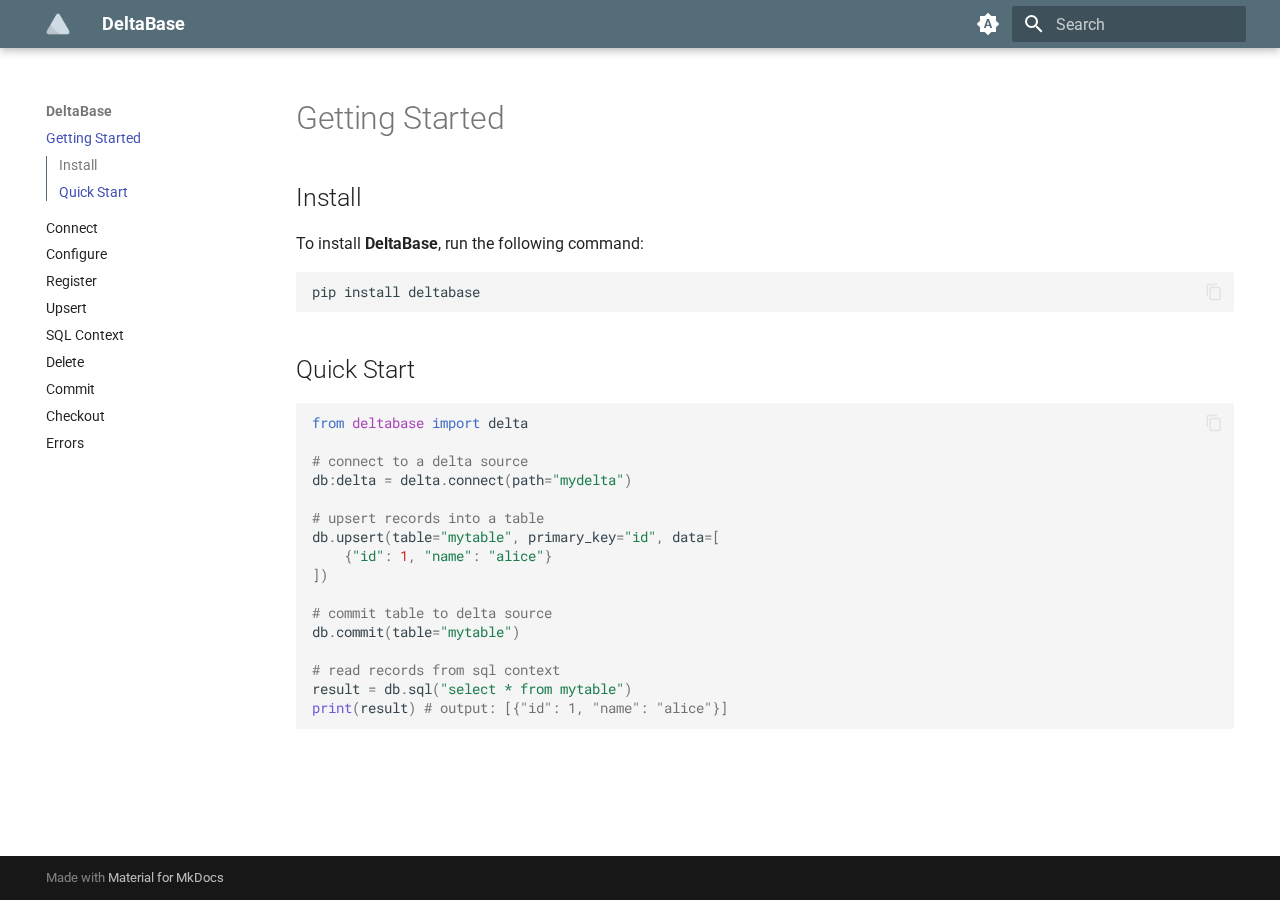
<file: index.html>
<!doctype html>
<html lang="en" class="no-js">
  <head>
    
      <meta charset="utf-8">
      <meta name="viewport" content="width=device-width,initial-scale=1">
      
      
      
      
      
        <link rel="next" href="connect/">
      
      
      <link rel="icon" href="assets/favicon.png">
      <meta name="generator" content="mkdocs-1.6.0, mkdocs-material-9.5.31">
    
    
      
        <title>DeltaBase</title>
      
    
    
      <link rel="stylesheet" href="assets/stylesheets/main.3cba04c6.min.css">
      
        
        <link rel="stylesheet" href="assets/stylesheets/palette.06af60db.min.css">
      
      


    
    
      
    
    
      
        
        
        <link rel="preconnect" href="https://fonts.gstatic.com" crossorigin>
        <link rel="stylesheet" href="https://fonts.googleapis.com/css?family=Roboto:300,300i,400,400i,700,700i%7CRoboto+Mono:400,400i,700,700i&display=fallback">
        <style>:root{--md-text-font:"Roboto";--md-code-font:"Roboto Mono"}</style>
      
    
    
    <script>__md_scope=new URL(".",location),__md_hash=e=>[...e].reduce((e,_)=>(e<<5)-e+_.charCodeAt(0),0),__md_get=(e,_=localStorage,t=__md_scope)=>JSON.parse(_.getItem(t.pathname+"."+e)),__md_set=(e,_,t=localStorage,a=__md_scope)=>{try{t.setItem(a.pathname+"."+e,JSON.stringify(_))}catch(e){}}</script>
    
      

    
    
    
  </head>
  
  
    
    
      
    
    
    
    
    <body dir="ltr" data-md-color-scheme="default" data-md-color-primary="indigo" data-md-color-accent="indigo">
  
    
    <input class="md-toggle" data-md-toggle="drawer" type="checkbox" id="__drawer" autocomplete="off">
    <input class="md-toggle" data-md-toggle="search" type="checkbox" id="__search" autocomplete="off">
    <label class="md-overlay" for="__drawer"></label>
    <div data-md-component="skip">
      
        
        <a href="#getting-started" class="md-skip">
          Skip to content
        </a>
      
    </div>
    <div data-md-component="announce">
      
    </div>
    
    
      

  

<header class="md-header md-header--shadow" data-md-component="header">
  <nav class="md-header__inner md-grid" aria-label="Header">
    <a href="." title="DeltaBase" class="md-header__button md-logo" aria-label="DeltaBase" data-md-component="logo">
      
  <img src="assets/logo.png" alt="logo">

    </a>
    <label class="md-header__button md-icon" for="__drawer">
      
      <svg xmlns="http://www.w3.org/2000/svg" viewBox="0 0 24 24"><path d="M3 6h18v2H3V6m0 5h18v2H3v-2m0 5h18v2H3v-2Z"/></svg>
    </label>
    <div class="md-header__title" data-md-component="header-title">
      <div class="md-header__ellipsis">
        <div class="md-header__topic">
          <span class="md-ellipsis">
            DeltaBase
          </span>
        </div>
        <div class="md-header__topic" data-md-component="header-topic">
          <span class="md-ellipsis">
            
              Getting Started
            
          </span>
        </div>
      </div>
    </div>
    
      
        <form class="md-header__option" data-md-component="palette">
  
    
    
    
    <input class="md-option" data-md-color-media="(prefers-color-scheme)" data-md-color-scheme="default" data-md-color-primary="indigo" data-md-color-accent="indigo"  aria-label="Switch to light mode"  type="radio" name="__palette" id="__palette_0">
    
      <label class="md-header__button md-icon" title="Switch to light mode" for="__palette_1" hidden>
        <svg xmlns="http://www.w3.org/2000/svg" viewBox="0 0 24 24"><path d="m14.3 16-.7-2h-3.2l-.7 2H7.8L11 7h2l3.2 9h-1.9M20 8.69V4h-4.69L12 .69 8.69 4H4v4.69L.69 12 4 15.31V20h4.69L12 23.31 15.31 20H20v-4.69L23.31 12 20 8.69m-9.15 3.96h2.3L12 9l-1.15 3.65Z"/></svg>
      </label>
    
  
    
    
    
    <input class="md-option" data-md-color-media="(prefers-color-scheme: light)" data-md-color-scheme="default" data-md-color-primary="blue-grey" data-md-color-accent="light-blue"  aria-label="Switch to dark mode"  type="radio" name="__palette" id="__palette_1">
    
      <label class="md-header__button md-icon" title="Switch to dark mode" for="__palette_2" hidden>
        <svg xmlns="http://www.w3.org/2000/svg" viewBox="0 0 24 24"><path d="M12 8a4 4 0 0 0-4 4 4 4 0 0 0 4 4 4 4 0 0 0 4-4 4 4 0 0 0-4-4m0 10a6 6 0 0 1-6-6 6 6 0 0 1 6-6 6 6 0 0 1 6 6 6 6 0 0 1-6 6m8-9.31V4h-4.69L12 .69 8.69 4H4v4.69L.69 12 4 15.31V20h4.69L12 23.31 15.31 20H20v-4.69L23.31 12 20 8.69Z"/></svg>
      </label>
    
  
    
    
    
    <input class="md-option" data-md-color-media="(prefers-color-scheme: dark)" data-md-color-scheme="slate" data-md-color-primary="blue-grey" data-md-color-accent="light-blue"  aria-label="Switch to system preference"  type="radio" name="__palette" id="__palette_2">
    
      <label class="md-header__button md-icon" title="Switch to system preference" for="__palette_0" hidden>
        <svg xmlns="http://www.w3.org/2000/svg" viewBox="0 0 24 24"><path d="M12 18c-.89 0-1.74-.2-2.5-.55C11.56 16.5 13 14.42 13 12c0-2.42-1.44-4.5-3.5-5.45C10.26 6.2 11.11 6 12 6a6 6 0 0 1 6 6 6 6 0 0 1-6 6m8-9.31V4h-4.69L12 .69 8.69 4H4v4.69L.69 12 4 15.31V20h4.69L12 23.31 15.31 20H20v-4.69L23.31 12 20 8.69Z"/></svg>
      </label>
    
  
</form>
      
    
    
      <script>var media,input,key,value,palette=__md_get("__palette");if(palette&&palette.color){"(prefers-color-scheme)"===palette.color.media&&(media=matchMedia("(prefers-color-scheme: light)"),input=document.querySelector(media.matches?"[data-md-color-media='(prefers-color-scheme: light)']":"[data-md-color-media='(prefers-color-scheme: dark)']"),palette.color.media=input.getAttribute("data-md-color-media"),palette.color.scheme=input.getAttribute("data-md-color-scheme"),palette.color.primary=input.getAttribute("data-md-color-primary"),palette.color.accent=input.getAttribute("data-md-color-accent"));for([key,value]of Object.entries(palette.color))document.body.setAttribute("data-md-color-"+key,value)}</script>
    
    
    
      <label class="md-header__button md-icon" for="__search">
        
        <svg xmlns="http://www.w3.org/2000/svg" viewBox="0 0 24 24"><path d="M9.5 3A6.5 6.5 0 0 1 16 9.5c0 1.61-.59 3.09-1.56 4.23l.27.27h.79l5 5-1.5 1.5-5-5v-.79l-.27-.27A6.516 6.516 0 0 1 9.5 16 6.5 6.5 0 0 1 3 9.5 6.5 6.5 0 0 1 9.5 3m0 2C7 5 5 7 5 9.5S7 14 9.5 14 14 12 14 9.5 12 5 9.5 5Z"/></svg>
      </label>
      <div class="md-search" data-md-component="search" role="dialog">
  <label class="md-search__overlay" for="__search"></label>
  <div class="md-search__inner" role="search">
    <form class="md-search__form" name="search">
      <input type="text" class="md-search__input" name="query" aria-label="Search" placeholder="Search" autocapitalize="off" autocorrect="off" autocomplete="off" spellcheck="false" data-md-component="search-query" required>
      <label class="md-search__icon md-icon" for="__search">
        
        <svg xmlns="http://www.w3.org/2000/svg" viewBox="0 0 24 24"><path d="M9.5 3A6.5 6.5 0 0 1 16 9.5c0 1.61-.59 3.09-1.56 4.23l.27.27h.79l5 5-1.5 1.5-5-5v-.79l-.27-.27A6.516 6.516 0 0 1 9.5 16 6.5 6.5 0 0 1 3 9.5 6.5 6.5 0 0 1 9.5 3m0 2C7 5 5 7 5 9.5S7 14 9.5 14 14 12 14 9.5 12 5 9.5 5Z"/></svg>
        
        <svg xmlns="http://www.w3.org/2000/svg" viewBox="0 0 24 24"><path d="M20 11v2H8l5.5 5.5-1.42 1.42L4.16 12l7.92-7.92L13.5 5.5 8 11h12Z"/></svg>
      </label>
      <nav class="md-search__options" aria-label="Search">
        
        <button type="reset" class="md-search__icon md-icon" title="Clear" aria-label="Clear" tabindex="-1">
          
          <svg xmlns="http://www.w3.org/2000/svg" viewBox="0 0 24 24"><path d="M19 6.41 17.59 5 12 10.59 6.41 5 5 6.41 10.59 12 5 17.59 6.41 19 12 13.41 17.59 19 19 17.59 13.41 12 19 6.41Z"/></svg>
        </button>
      </nav>
      
        <div class="md-search__suggest" data-md-component="search-suggest"></div>
      
    </form>
    <div class="md-search__output">
      <div class="md-search__scrollwrap" tabindex="0" data-md-scrollfix>
        <div class="md-search-result" data-md-component="search-result">
          <div class="md-search-result__meta">
            Initializing search
          </div>
          <ol class="md-search-result__list" role="presentation"></ol>
        </div>
      </div>
    </div>
  </div>
</div>
    
    
  </nav>
  
</header>
    
    <div class="md-container" data-md-component="container">
      
      
        
          
        
      
      <main class="md-main" data-md-component="main">
        <div class="md-main__inner md-grid">
          
            
              
              <div class="md-sidebar md-sidebar--primary" data-md-component="sidebar" data-md-type="navigation" >
                <div class="md-sidebar__scrollwrap">
                  <div class="md-sidebar__inner">
                    



  

<nav class="md-nav md-nav--primary md-nav--integrated" aria-label="Navigation" data-md-level="0">
  <label class="md-nav__title" for="__drawer">
    <a href="." title="DeltaBase" class="md-nav__button md-logo" aria-label="DeltaBase" data-md-component="logo">
      
  <img src="assets/logo.png" alt="logo">

    </a>
    DeltaBase
  </label>
  
  <ul class="md-nav__list" data-md-scrollfix>
    
      
      
  
  
    
  
  
  
    <li class="md-nav__item md-nav__item--active">
      
      <input class="md-nav__toggle md-toggle" type="checkbox" id="__toc">
      
      
        
      
      
        <label class="md-nav__link md-nav__link--active" for="__toc">
          
  
  <span class="md-ellipsis">
    Getting Started
  </span>
  

          <span class="md-nav__icon md-icon"></span>
        </label>
      
      <a href="." class="md-nav__link md-nav__link--active">
        
  
  <span class="md-ellipsis">
    Getting Started
  </span>
  

      </a>
      
        

<nav class="md-nav md-nav--secondary" aria-label="Table of contents">
  
  
  
    
  
  
    <label class="md-nav__title" for="__toc">
      <span class="md-nav__icon md-icon"></span>
      Table of contents
    </label>
    <ul class="md-nav__list" data-md-component="toc" data-md-scrollfix>
      
        <li class="md-nav__item">
  <a href="#install" class="md-nav__link">
    <span class="md-ellipsis">
      Install
    </span>
  </a>
  
</li>
      
        <li class="md-nav__item">
  <a href="#quick-start" class="md-nav__link">
    <span class="md-ellipsis">
      Quick Start
    </span>
  </a>
  
</li>
      
    </ul>
  
</nav>
      
    </li>
  

    
      
      
  
  
  
  
    <li class="md-nav__item">
      <a href="connect/" class="md-nav__link">
        
  
  <span class="md-ellipsis">
    Connect
  </span>
  

      </a>
    </li>
  

    
      
      
  
  
  
  
    <li class="md-nav__item">
      <a href="configure/" class="md-nav__link">
        
  
  <span class="md-ellipsis">
    Configure
  </span>
  

      </a>
    </li>
  

    
      
      
  
  
  
  
    <li class="md-nav__item">
      <a href="register/" class="md-nav__link">
        
  
  <span class="md-ellipsis">
    Register
  </span>
  

      </a>
    </li>
  

    
      
      
  
  
  
  
    <li class="md-nav__item">
      <a href="upsert/" class="md-nav__link">
        
  
  <span class="md-ellipsis">
    Upsert
  </span>
  

      </a>
    </li>
  

    
      
      
  
  
  
  
    <li class="md-nav__item">
      <a href="sql_context/" class="md-nav__link">
        
  
  <span class="md-ellipsis">
    SQL Context
  </span>
  

      </a>
    </li>
  

    
      
      
  
  
  
  
    <li class="md-nav__item">
      <a href="delete/" class="md-nav__link">
        
  
  <span class="md-ellipsis">
    Delete
  </span>
  

      </a>
    </li>
  

    
      
      
  
  
  
  
    <li class="md-nav__item">
      <a href="commit/" class="md-nav__link">
        
  
  <span class="md-ellipsis">
    Commit
  </span>
  

      </a>
    </li>
  

    
      
      
  
  
  
  
    <li class="md-nav__item">
      <a href="checkout/" class="md-nav__link">
        
  
  <span class="md-ellipsis">
    Checkout
  </span>
  

      </a>
    </li>
  

    
      
      
  
  
  
  
    <li class="md-nav__item">
      <a href="errors/" class="md-nav__link">
        
  
  <span class="md-ellipsis">
    Errors
  </span>
  

      </a>
    </li>
  

    
  </ul>
</nav>
                  </div>
                </div>
              </div>
            
            
          
          
            <div class="md-content" data-md-component="content">
              <article class="md-content__inner md-typeset">
                
                  


<h1 id="getting-started">Getting Started</h1>
<h2 id="install">Install</h2>
<p>To install <strong>DeltaBase</strong>, run the following command:
<div class="language-bash highlight"><pre><span></span><code><span id="__span-0-1"><a id="__codelineno-0-1" name="__codelineno-0-1" href="#__codelineno-0-1"></a>pip<span class="w"> </span>install<span class="w"> </span>deltabase
</span></code></pre></div></p>
<h2 id="quick-start">Quick Start</h2>
<div class="language-python highlight"><pre><span></span><code><span id="__span-1-1"><a id="__codelineno-1-1" name="__codelineno-1-1" href="#__codelineno-1-1"></a><span class="kn">from</span> <span class="nn">deltabase</span> <span class="kn">import</span> <span class="n">delta</span>
</span><span id="__span-1-2"><a id="__codelineno-1-2" name="__codelineno-1-2" href="#__codelineno-1-2"></a>
</span><span id="__span-1-3"><a id="__codelineno-1-3" name="__codelineno-1-3" href="#__codelineno-1-3"></a><span class="c1"># connect to a delta source</span>
</span><span id="__span-1-4"><a id="__codelineno-1-4" name="__codelineno-1-4" href="#__codelineno-1-4"></a><span class="n">db</span><span class="p">:</span><span class="n">delta</span> <span class="o">=</span> <span class="n">delta</span><span class="o">.</span><span class="n">connect</span><span class="p">(</span><span class="n">path</span><span class="o">=</span><span class="s2">&quot;mydelta&quot;</span><span class="p">)</span>
</span><span id="__span-1-5"><a id="__codelineno-1-5" name="__codelineno-1-5" href="#__codelineno-1-5"></a>
</span><span id="__span-1-6"><a id="__codelineno-1-6" name="__codelineno-1-6" href="#__codelineno-1-6"></a><span class="c1"># upsert records into a table </span>
</span><span id="__span-1-7"><a id="__codelineno-1-7" name="__codelineno-1-7" href="#__codelineno-1-7"></a><span class="n">db</span><span class="o">.</span><span class="n">upsert</span><span class="p">(</span><span class="n">table</span><span class="o">=</span><span class="s2">&quot;mytable&quot;</span><span class="p">,</span> <span class="n">primary_key</span><span class="o">=</span><span class="s2">&quot;id&quot;</span><span class="p">,</span> <span class="n">data</span><span class="o">=</span><span class="p">[</span>
</span><span id="__span-1-8"><a id="__codelineno-1-8" name="__codelineno-1-8" href="#__codelineno-1-8"></a>    <span class="p">{</span><span class="s2">&quot;id&quot;</span><span class="p">:</span> <span class="mi">1</span><span class="p">,</span> <span class="s2">&quot;name&quot;</span><span class="p">:</span> <span class="s2">&quot;alice&quot;</span><span class="p">}</span>
</span><span id="__span-1-9"><a id="__codelineno-1-9" name="__codelineno-1-9" href="#__codelineno-1-9"></a><span class="p">])</span>
</span><span id="__span-1-10"><a id="__codelineno-1-10" name="__codelineno-1-10" href="#__codelineno-1-10"></a>
</span><span id="__span-1-11"><a id="__codelineno-1-11" name="__codelineno-1-11" href="#__codelineno-1-11"></a><span class="c1"># commit table to delta source</span>
</span><span id="__span-1-12"><a id="__codelineno-1-12" name="__codelineno-1-12" href="#__codelineno-1-12"></a><span class="n">db</span><span class="o">.</span><span class="n">commit</span><span class="p">(</span><span class="n">table</span><span class="o">=</span><span class="s2">&quot;mytable&quot;</span><span class="p">)</span>
</span><span id="__span-1-13"><a id="__codelineno-1-13" name="__codelineno-1-13" href="#__codelineno-1-13"></a>
</span><span id="__span-1-14"><a id="__codelineno-1-14" name="__codelineno-1-14" href="#__codelineno-1-14"></a><span class="c1"># read records from sql context</span>
</span><span id="__span-1-15"><a id="__codelineno-1-15" name="__codelineno-1-15" href="#__codelineno-1-15"></a><span class="n">result</span> <span class="o">=</span> <span class="n">db</span><span class="o">.</span><span class="n">sql</span><span class="p">(</span><span class="s2">&quot;select * from mytable&quot;</span><span class="p">)</span>
</span><span id="__span-1-16"><a id="__codelineno-1-16" name="__codelineno-1-16" href="#__codelineno-1-16"></a><span class="nb">print</span><span class="p">(</span><span class="n">result</span><span class="p">)</span> <span class="c1"># output: [{&quot;id&quot;: 1, &quot;name&quot;: &quot;alice&quot;}]</span>
</span></code></pre></div>












                
              </article>
            </div>
          
          
<script>var target=document.getElementById(location.hash.slice(1));target&&target.name&&(target.checked=target.name.startsWith("__tabbed_"))</script>
        </div>
        
          <button type="button" class="md-top md-icon" data-md-component="top" hidden>
  
  <svg xmlns="http://www.w3.org/2000/svg" viewBox="0 0 24 24"><path d="M13 20h-2V8l-5.5 5.5-1.42-1.42L12 4.16l7.92 7.92-1.42 1.42L13 8v12Z"/></svg>
  Back to top
</button>
        
      </main>
      
        <footer class="md-footer">
  
  <div class="md-footer-meta md-typeset">
    <div class="md-footer-meta__inner md-grid">
      <div class="md-copyright">
  
  
    Made with
    <a href="https://squidfunk.github.io/mkdocs-material/" target="_blank" rel="noopener">
      Material for MkDocs
    </a>
  
</div>
      
    </div>
  </div>
</footer>
      
    </div>
    <div class="md-dialog" data-md-component="dialog">
      <div class="md-dialog__inner md-typeset"></div>
    </div>
    
    
    <script id="__config" type="application/json">{"base": ".", "features": ["navigation.sections", "toc.integrate", "navigation.top", "search.suggest", "search.highlight", "content.code.annotate", "content.code.copy"], "search": "assets/javascripts/workers/search.b8dbb3d2.min.js", "translations": {"clipboard.copied": "Copied to clipboard", "clipboard.copy": "Copy to clipboard", "search.result.more.one": "1 more on this page", "search.result.more.other": "# more on this page", "search.result.none": "No matching documents", "search.result.one": "1 matching document", "search.result.other": "# matching documents", "search.result.placeholder": "Type to start searching", "search.result.term.missing": "Missing", "select.version": "Select version"}}</script>
    
    
      <script src="assets/javascripts/bundle.fe8b6f2b.min.js"></script>
      
    
  </body>
</html>
</file>
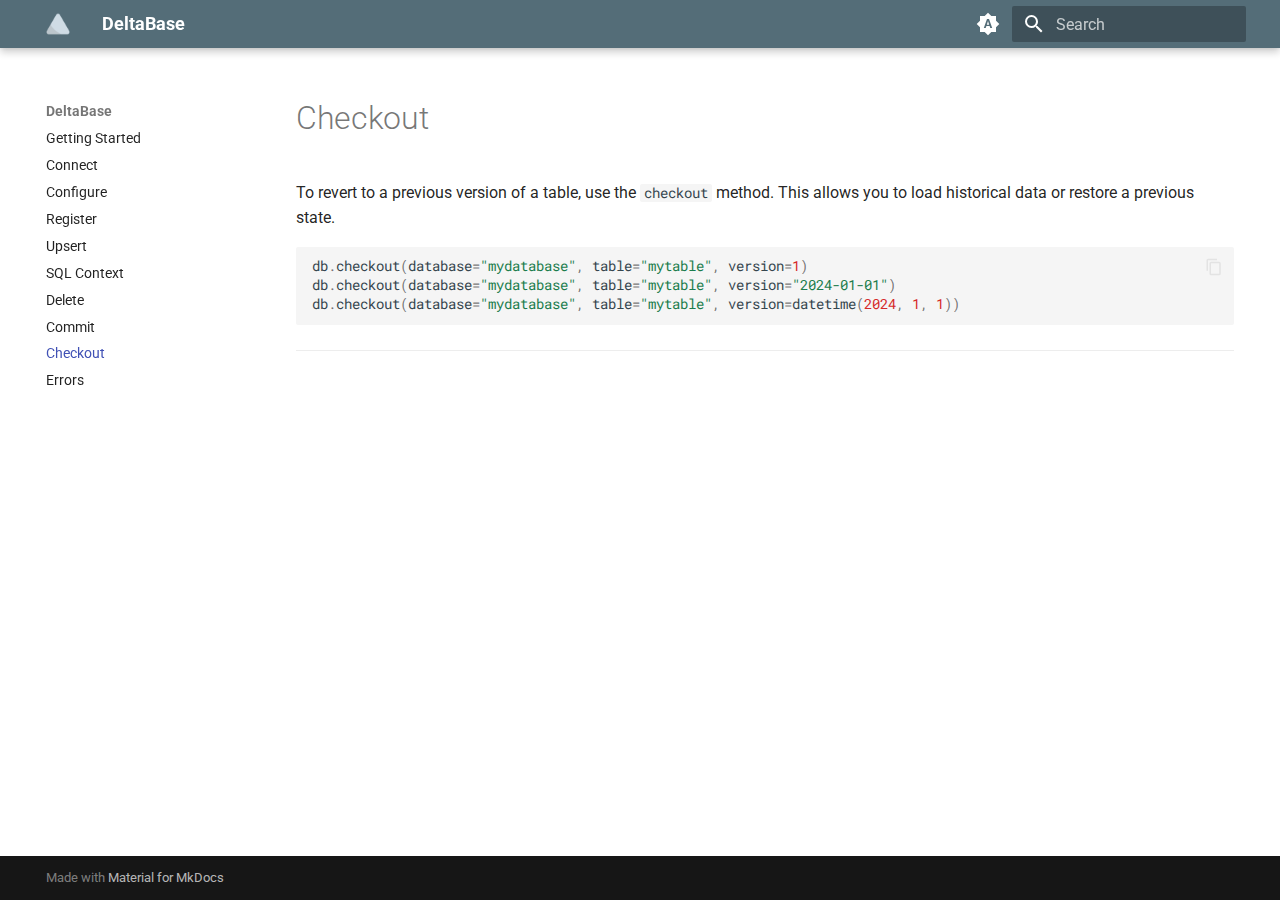
<file: checkout/index.html>
<!doctype html>
<html lang="en" class="no-js">
  <head>
    
      <meta charset="utf-8">
      <meta name="viewport" content="width=device-width,initial-scale=1">
      
      
      
      
        <link rel="prev" href="../commit/">
      
      
        <link rel="next" href="../errors/">
      
      
      <link rel="icon" href="../assets/favicon.png">
      <meta name="generator" content="mkdocs-1.6.0, mkdocs-material-9.5.31">
    
    
      
        <title>Checkout - DeltaBase</title>
      
    
    
      <link rel="stylesheet" href="../assets/stylesheets/main.3cba04c6.min.css">
      
        
        <link rel="stylesheet" href="../assets/stylesheets/palette.06af60db.min.css">
      
      


    
    
      
    
    
      
        
        
        <link rel="preconnect" href="https://fonts.gstatic.com" crossorigin>
        <link rel="stylesheet" href="https://fonts.googleapis.com/css?family=Roboto:300,300i,400,400i,700,700i%7CRoboto+Mono:400,400i,700,700i&display=fallback">
        <style>:root{--md-text-font:"Roboto";--md-code-font:"Roboto Mono"}</style>
      
    
    
    <script>__md_scope=new URL("..",location),__md_hash=e=>[...e].reduce((e,_)=>(e<<5)-e+_.charCodeAt(0),0),__md_get=(e,_=localStorage,t=__md_scope)=>JSON.parse(_.getItem(t.pathname+"."+e)),__md_set=(e,_,t=localStorage,a=__md_scope)=>{try{t.setItem(a.pathname+"."+e,JSON.stringify(_))}catch(e){}}</script>
    
      

    
    
    
  </head>
  
  
    
    
      
    
    
    
    
    <body dir="ltr" data-md-color-scheme="default" data-md-color-primary="indigo" data-md-color-accent="indigo">
  
    
    <input class="md-toggle" data-md-toggle="drawer" type="checkbox" id="__drawer" autocomplete="off">
    <input class="md-toggle" data-md-toggle="search" type="checkbox" id="__search" autocomplete="off">
    <label class="md-overlay" for="__drawer"></label>
    <div data-md-component="skip">
      
    </div>
    <div data-md-component="announce">
      
    </div>
    
    
      

  

<header class="md-header md-header--shadow" data-md-component="header">
  <nav class="md-header__inner md-grid" aria-label="Header">
    <a href=".." title="DeltaBase" class="md-header__button md-logo" aria-label="DeltaBase" data-md-component="logo">
      
  <img src="../assets/logo.png" alt="logo">

    </a>
    <label class="md-header__button md-icon" for="__drawer">
      
      <svg xmlns="http://www.w3.org/2000/svg" viewBox="0 0 24 24"><path d="M3 6h18v2H3V6m0 5h18v2H3v-2m0 5h18v2H3v-2Z"/></svg>
    </label>
    <div class="md-header__title" data-md-component="header-title">
      <div class="md-header__ellipsis">
        <div class="md-header__topic">
          <span class="md-ellipsis">
            DeltaBase
          </span>
        </div>
        <div class="md-header__topic" data-md-component="header-topic">
          <span class="md-ellipsis">
            
              Checkout
            
          </span>
        </div>
      </div>
    </div>
    
      
        <form class="md-header__option" data-md-component="palette">
  
    
    
    
    <input class="md-option" data-md-color-media="(prefers-color-scheme)" data-md-color-scheme="default" data-md-color-primary="indigo" data-md-color-accent="indigo"  aria-label="Switch to light mode"  type="radio" name="__palette" id="__palette_0">
    
      <label class="md-header__button md-icon" title="Switch to light mode" for="__palette_1" hidden>
        <svg xmlns="http://www.w3.org/2000/svg" viewBox="0 0 24 24"><path d="m14.3 16-.7-2h-3.2l-.7 2H7.8L11 7h2l3.2 9h-1.9M20 8.69V4h-4.69L12 .69 8.69 4H4v4.69L.69 12 4 15.31V20h4.69L12 23.31 15.31 20H20v-4.69L23.31 12 20 8.69m-9.15 3.96h2.3L12 9l-1.15 3.65Z"/></svg>
      </label>
    
  
    
    
    
    <input class="md-option" data-md-color-media="(prefers-color-scheme: light)" data-md-color-scheme="default" data-md-color-primary="blue-grey" data-md-color-accent="light-blue"  aria-label="Switch to dark mode"  type="radio" name="__palette" id="__palette_1">
    
      <label class="md-header__button md-icon" title="Switch to dark mode" for="__palette_2" hidden>
        <svg xmlns="http://www.w3.org/2000/svg" viewBox="0 0 24 24"><path d="M12 8a4 4 0 0 0-4 4 4 4 0 0 0 4 4 4 4 0 0 0 4-4 4 4 0 0 0-4-4m0 10a6 6 0 0 1-6-6 6 6 0 0 1 6-6 6 6 0 0 1 6 6 6 6 0 0 1-6 6m8-9.31V4h-4.69L12 .69 8.69 4H4v4.69L.69 12 4 15.31V20h4.69L12 23.31 15.31 20H20v-4.69L23.31 12 20 8.69Z"/></svg>
      </label>
    
  
    
    
    
    <input class="md-option" data-md-color-media="(prefers-color-scheme: dark)" data-md-color-scheme="slate" data-md-color-primary="blue-grey" data-md-color-accent="light-blue"  aria-label="Switch to system preference"  type="radio" name="__palette" id="__palette_2">
    
      <label class="md-header__button md-icon" title="Switch to system preference" for="__palette_0" hidden>
        <svg xmlns="http://www.w3.org/2000/svg" viewBox="0 0 24 24"><path d="M12 18c-.89 0-1.74-.2-2.5-.55C11.56 16.5 13 14.42 13 12c0-2.42-1.44-4.5-3.5-5.45C10.26 6.2 11.11 6 12 6a6 6 0 0 1 6 6 6 6 0 0 1-6 6m8-9.31V4h-4.69L12 .69 8.69 4H4v4.69L.69 12 4 15.31V20h4.69L12 23.31 15.31 20H20v-4.69L23.31 12 20 8.69Z"/></svg>
      </label>
    
  
</form>
      
    
    
      <script>var media,input,key,value,palette=__md_get("__palette");if(palette&&palette.color){"(prefers-color-scheme)"===palette.color.media&&(media=matchMedia("(prefers-color-scheme: light)"),input=document.querySelector(media.matches?"[data-md-color-media='(prefers-color-scheme: light)']":"[data-md-color-media='(prefers-color-scheme: dark)']"),palette.color.media=input.getAttribute("data-md-color-media"),palette.color.scheme=input.getAttribute("data-md-color-scheme"),palette.color.primary=input.getAttribute("data-md-color-primary"),palette.color.accent=input.getAttribute("data-md-color-accent"));for([key,value]of Object.entries(palette.color))document.body.setAttribute("data-md-color-"+key,value)}</script>
    
    
    
      <label class="md-header__button md-icon" for="__search">
        
        <svg xmlns="http://www.w3.org/2000/svg" viewBox="0 0 24 24"><path d="M9.5 3A6.5 6.5 0 0 1 16 9.5c0 1.61-.59 3.09-1.56 4.23l.27.27h.79l5 5-1.5 1.5-5-5v-.79l-.27-.27A6.516 6.516 0 0 1 9.5 16 6.5 6.5 0 0 1 3 9.5 6.5 6.5 0 0 1 9.5 3m0 2C7 5 5 7 5 9.5S7 14 9.5 14 14 12 14 9.5 12 5 9.5 5Z"/></svg>
      </label>
      <div class="md-search" data-md-component="search" role="dialog">
  <label class="md-search__overlay" for="__search"></label>
  <div class="md-search__inner" role="search">
    <form class="md-search__form" name="search">
      <input type="text" class="md-search__input" name="query" aria-label="Search" placeholder="Search" autocapitalize="off" autocorrect="off" autocomplete="off" spellcheck="false" data-md-component="search-query" required>
      <label class="md-search__icon md-icon" for="__search">
        
        <svg xmlns="http://www.w3.org/2000/svg" viewBox="0 0 24 24"><path d="M9.5 3A6.5 6.5 0 0 1 16 9.5c0 1.61-.59 3.09-1.56 4.23l.27.27h.79l5 5-1.5 1.5-5-5v-.79l-.27-.27A6.516 6.516 0 0 1 9.5 16 6.5 6.5 0 0 1 3 9.5 6.5 6.5 0 0 1 9.5 3m0 2C7 5 5 7 5 9.5S7 14 9.5 14 14 12 14 9.5 12 5 9.5 5Z"/></svg>
        
        <svg xmlns="http://www.w3.org/2000/svg" viewBox="0 0 24 24"><path d="M20 11v2H8l5.5 5.5-1.42 1.42L4.16 12l7.92-7.92L13.5 5.5 8 11h12Z"/></svg>
      </label>
      <nav class="md-search__options" aria-label="Search">
        
        <button type="reset" class="md-search__icon md-icon" title="Clear" aria-label="Clear" tabindex="-1">
          
          <svg xmlns="http://www.w3.org/2000/svg" viewBox="0 0 24 24"><path d="M19 6.41 17.59 5 12 10.59 6.41 5 5 6.41 10.59 12 5 17.59 6.41 19 12 13.41 17.59 19 19 17.59 13.41 12 19 6.41Z"/></svg>
        </button>
      </nav>
      
        <div class="md-search__suggest" data-md-component="search-suggest"></div>
      
    </form>
    <div class="md-search__output">
      <div class="md-search__scrollwrap" tabindex="0" data-md-scrollfix>
        <div class="md-search-result" data-md-component="search-result">
          <div class="md-search-result__meta">
            Initializing search
          </div>
          <ol class="md-search-result__list" role="presentation"></ol>
        </div>
      </div>
    </div>
  </div>
</div>
    
    
  </nav>
  
</header>
    
    <div class="md-container" data-md-component="container">
      
      
        
          
        
      
      <main class="md-main" data-md-component="main">
        <div class="md-main__inner md-grid">
          
            
              
              <div class="md-sidebar md-sidebar--primary" data-md-component="sidebar" data-md-type="navigation" >
                <div class="md-sidebar__scrollwrap">
                  <div class="md-sidebar__inner">
                    



  

<nav class="md-nav md-nav--primary md-nav--integrated" aria-label="Navigation" data-md-level="0">
  <label class="md-nav__title" for="__drawer">
    <a href=".." title="DeltaBase" class="md-nav__button md-logo" aria-label="DeltaBase" data-md-component="logo">
      
  <img src="../assets/logo.png" alt="logo">

    </a>
    DeltaBase
  </label>
  
  <ul class="md-nav__list" data-md-scrollfix>
    
      
      
  
  
  
  
    <li class="md-nav__item">
      <a href=".." class="md-nav__link">
        
  
  <span class="md-ellipsis">
    Getting Started
  </span>
  

      </a>
    </li>
  

    
      
      
  
  
  
  
    <li class="md-nav__item">
      <a href="../connect/" class="md-nav__link">
        
  
  <span class="md-ellipsis">
    Connect
  </span>
  

      </a>
    </li>
  

    
      
      
  
  
  
  
    <li class="md-nav__item">
      <a href="../configure/" class="md-nav__link">
        
  
  <span class="md-ellipsis">
    Configure
  </span>
  

      </a>
    </li>
  

    
      
      
  
  
  
  
    <li class="md-nav__item">
      <a href="../register/" class="md-nav__link">
        
  
  <span class="md-ellipsis">
    Register
  </span>
  

      </a>
    </li>
  

    
      
      
  
  
  
  
    <li class="md-nav__item">
      <a href="../upsert/" class="md-nav__link">
        
  
  <span class="md-ellipsis">
    Upsert
  </span>
  

      </a>
    </li>
  

    
      
      
  
  
  
  
    <li class="md-nav__item">
      <a href="../sql_context/" class="md-nav__link">
        
  
  <span class="md-ellipsis">
    SQL Context
  </span>
  

      </a>
    </li>
  

    
      
      
  
  
  
  
    <li class="md-nav__item">
      <a href="../delete/" class="md-nav__link">
        
  
  <span class="md-ellipsis">
    Delete
  </span>
  

      </a>
    </li>
  

    
      
      
  
  
  
  
    <li class="md-nav__item">
      <a href="../commit/" class="md-nav__link">
        
  
  <span class="md-ellipsis">
    Commit
  </span>
  

      </a>
    </li>
  

    
      
      
  
  
    
  
  
  
    <li class="md-nav__item md-nav__item--active">
      
      <input class="md-nav__toggle md-toggle" type="checkbox" id="__toc">
      
      
      
      <a href="./" class="md-nav__link md-nav__link--active">
        
  
  <span class="md-ellipsis">
    Checkout
  </span>
  

      </a>
      
    </li>
  

    
      
      
  
  
  
  
    <li class="md-nav__item">
      <a href="../errors/" class="md-nav__link">
        
  
  <span class="md-ellipsis">
    Errors
  </span>
  

      </a>
    </li>
  

    
  </ul>
</nav>
                  </div>
                </div>
              </div>
            
            
          
          
            <div class="md-content" data-md-component="content">
              <article class="md-content__inner md-typeset">
                
                  


  <h1>Checkout</h1>

<p>To revert to a previous version of a table, use the <code>checkout</code> method. This allows you to load historical data or restore a previous state.</p>
<div class="language-python highlight"><pre><span></span><code><span id="__span-0-1"><a id="__codelineno-0-1" name="__codelineno-0-1" href="#__codelineno-0-1"></a><span class="n">db</span><span class="o">.</span><span class="n">checkout</span><span class="p">(</span><span class="n">database</span><span class="o">=</span><span class="s2">&quot;mydatabase&quot;</span><span class="p">,</span> <span class="n">table</span><span class="o">=</span><span class="s2">&quot;mytable&quot;</span><span class="p">,</span> <span class="n">version</span><span class="o">=</span><span class="mi">1</span><span class="p">)</span>
</span><span id="__span-0-2"><a id="__codelineno-0-2" name="__codelineno-0-2" href="#__codelineno-0-2"></a><span class="n">db</span><span class="o">.</span><span class="n">checkout</span><span class="p">(</span><span class="n">database</span><span class="o">=</span><span class="s2">&quot;mydatabase&quot;</span><span class="p">,</span> <span class="n">table</span><span class="o">=</span><span class="s2">&quot;mytable&quot;</span><span class="p">,</span> <span class="n">version</span><span class="o">=</span><span class="s2">&quot;2024-01-01&quot;</span><span class="p">)</span>
</span><span id="__span-0-3"><a id="__codelineno-0-3" name="__codelineno-0-3" href="#__codelineno-0-3"></a><span class="n">db</span><span class="o">.</span><span class="n">checkout</span><span class="p">(</span><span class="n">database</span><span class="o">=</span><span class="s2">&quot;mydatabase&quot;</span><span class="p">,</span> <span class="n">table</span><span class="o">=</span><span class="s2">&quot;mytable&quot;</span><span class="p">,</span> <span class="n">version</span><span class="o">=</span><span class="n">datetime</span><span class="p">(</span><span class="mi">2024</span><span class="p">,</span> <span class="mi">1</span><span class="p">,</span> <span class="mi">1</span><span class="p">))</span>
</span></code></pre></div>
<hr />












                
              </article>
            </div>
          
          
<script>var target=document.getElementById(location.hash.slice(1));target&&target.name&&(target.checked=target.name.startsWith("__tabbed_"))</script>
        </div>
        
          <button type="button" class="md-top md-icon" data-md-component="top" hidden>
  
  <svg xmlns="http://www.w3.org/2000/svg" viewBox="0 0 24 24"><path d="M13 20h-2V8l-5.5 5.5-1.42-1.42L12 4.16l7.92 7.92-1.42 1.42L13 8v12Z"/></svg>
  Back to top
</button>
        
      </main>
      
        <footer class="md-footer">
  
  <div class="md-footer-meta md-typeset">
    <div class="md-footer-meta__inner md-grid">
      <div class="md-copyright">
  
  
    Made with
    <a href="https://squidfunk.github.io/mkdocs-material/" target="_blank" rel="noopener">
      Material for MkDocs
    </a>
  
</div>
      
    </div>
  </div>
</footer>
      
    </div>
    <div class="md-dialog" data-md-component="dialog">
      <div class="md-dialog__inner md-typeset"></div>
    </div>
    
    
    <script id="__config" type="application/json">{"base": "..", "features": ["navigation.sections", "toc.integrate", "navigation.top", "search.suggest", "search.highlight", "content.code.annotate", "content.code.copy"], "search": "../assets/javascripts/workers/search.b8dbb3d2.min.js", "translations": {"clipboard.copied": "Copied to clipboard", "clipboard.copy": "Copy to clipboard", "search.result.more.one": "1 more on this page", "search.result.more.other": "# more on this page", "search.result.none": "No matching documents", "search.result.one": "1 matching document", "search.result.other": "# matching documents", "search.result.placeholder": "Type to start searching", "search.result.term.missing": "Missing", "select.version": "Select version"}}</script>
    
    
      <script src="../assets/javascripts/bundle.fe8b6f2b.min.js"></script>
      
    
  </body>
</html>
</file>
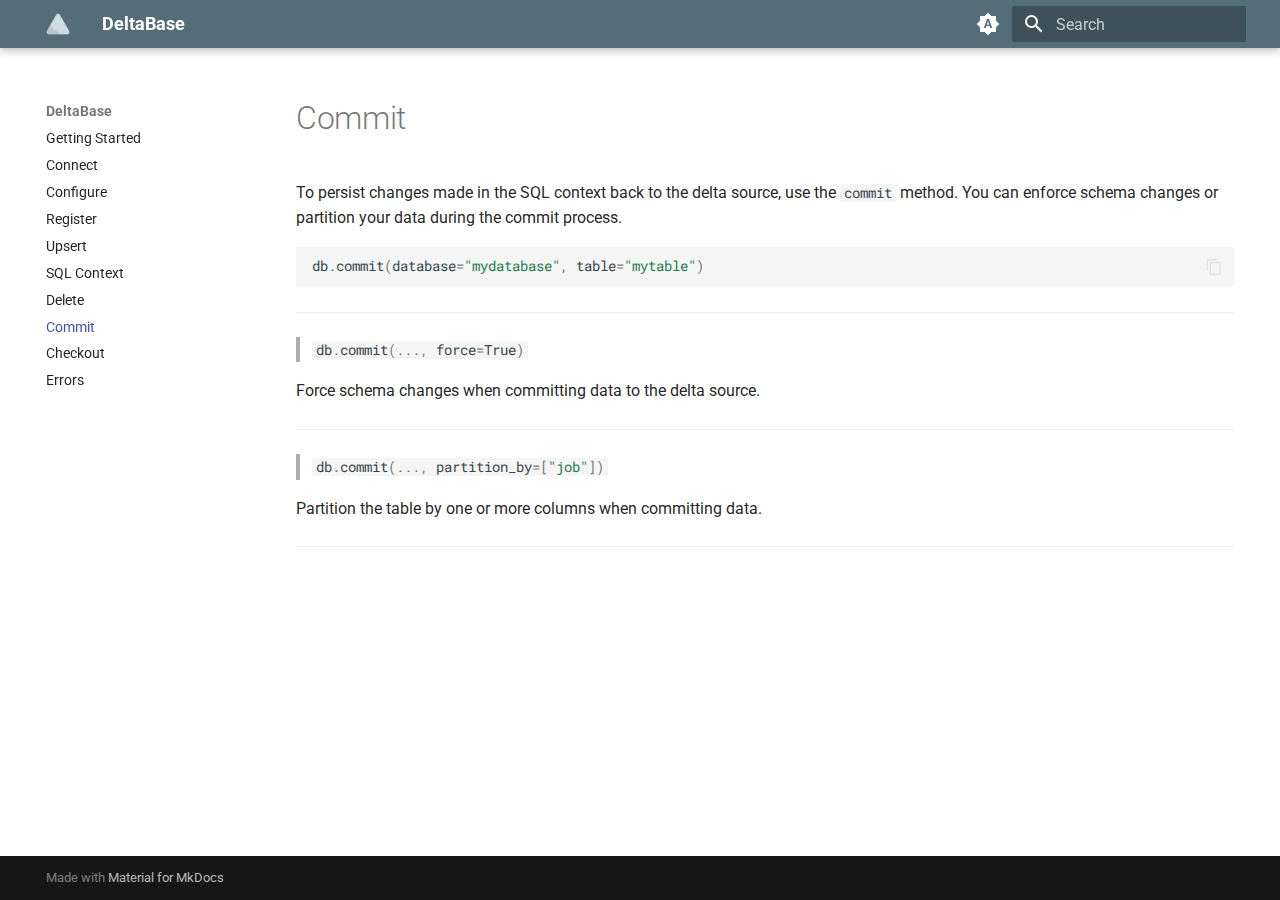
<file: commit/index.html>
<!doctype html>
<html lang="en" class="no-js">
  <head>
    
      <meta charset="utf-8">
      <meta name="viewport" content="width=device-width,initial-scale=1">
      
      
      
      
        <link rel="prev" href="../delete/">
      
      
        <link rel="next" href="../checkout/">
      
      
      <link rel="icon" href="../assets/favicon.png">
      <meta name="generator" content="mkdocs-1.6.0, mkdocs-material-9.5.31">
    
    
      
        <title>Commit - DeltaBase</title>
      
    
    
      <link rel="stylesheet" href="../assets/stylesheets/main.3cba04c6.min.css">
      
        
        <link rel="stylesheet" href="../assets/stylesheets/palette.06af60db.min.css">
      
      


    
    
      
    
    
      
        
        
        <link rel="preconnect" href="https://fonts.gstatic.com" crossorigin>
        <link rel="stylesheet" href="https://fonts.googleapis.com/css?family=Roboto:300,300i,400,400i,700,700i%7CRoboto+Mono:400,400i,700,700i&display=fallback">
        <style>:root{--md-text-font:"Roboto";--md-code-font:"Roboto Mono"}</style>
      
    
    
    <script>__md_scope=new URL("..",location),__md_hash=e=>[...e].reduce((e,_)=>(e<<5)-e+_.charCodeAt(0),0),__md_get=(e,_=localStorage,t=__md_scope)=>JSON.parse(_.getItem(t.pathname+"."+e)),__md_set=(e,_,t=localStorage,a=__md_scope)=>{try{t.setItem(a.pathname+"."+e,JSON.stringify(_))}catch(e){}}</script>
    
      

    
    
    
  </head>
  
  
    
    
      
    
    
    
    
    <body dir="ltr" data-md-color-scheme="default" data-md-color-primary="indigo" data-md-color-accent="indigo">
  
    
    <input class="md-toggle" data-md-toggle="drawer" type="checkbox" id="__drawer" autocomplete="off">
    <input class="md-toggle" data-md-toggle="search" type="checkbox" id="__search" autocomplete="off">
    <label class="md-overlay" for="__drawer"></label>
    <div data-md-component="skip">
      
    </div>
    <div data-md-component="announce">
      
    </div>
    
    
      

  

<header class="md-header md-header--shadow" data-md-component="header">
  <nav class="md-header__inner md-grid" aria-label="Header">
    <a href=".." title="DeltaBase" class="md-header__button md-logo" aria-label="DeltaBase" data-md-component="logo">
      
  <img src="../assets/logo.png" alt="logo">

    </a>
    <label class="md-header__button md-icon" for="__drawer">
      
      <svg xmlns="http://www.w3.org/2000/svg" viewBox="0 0 24 24"><path d="M3 6h18v2H3V6m0 5h18v2H3v-2m0 5h18v2H3v-2Z"/></svg>
    </label>
    <div class="md-header__title" data-md-component="header-title">
      <div class="md-header__ellipsis">
        <div class="md-header__topic">
          <span class="md-ellipsis">
            DeltaBase
          </span>
        </div>
        <div class="md-header__topic" data-md-component="header-topic">
          <span class="md-ellipsis">
            
              Commit
            
          </span>
        </div>
      </div>
    </div>
    
      
        <form class="md-header__option" data-md-component="palette">
  
    
    
    
    <input class="md-option" data-md-color-media="(prefers-color-scheme)" data-md-color-scheme="default" data-md-color-primary="indigo" data-md-color-accent="indigo"  aria-label="Switch to light mode"  type="radio" name="__palette" id="__palette_0">
    
      <label class="md-header__button md-icon" title="Switch to light mode" for="__palette_1" hidden>
        <svg xmlns="http://www.w3.org/2000/svg" viewBox="0 0 24 24"><path d="m14.3 16-.7-2h-3.2l-.7 2H7.8L11 7h2l3.2 9h-1.9M20 8.69V4h-4.69L12 .69 8.69 4H4v4.69L.69 12 4 15.31V20h4.69L12 23.31 15.31 20H20v-4.69L23.31 12 20 8.69m-9.15 3.96h2.3L12 9l-1.15 3.65Z"/></svg>
      </label>
    
  
    
    
    
    <input class="md-option" data-md-color-media="(prefers-color-scheme: light)" data-md-color-scheme="default" data-md-color-primary="blue-grey" data-md-color-accent="light-blue"  aria-label="Switch to dark mode"  type="radio" name="__palette" id="__palette_1">
    
      <label class="md-header__button md-icon" title="Switch to dark mode" for="__palette_2" hidden>
        <svg xmlns="http://www.w3.org/2000/svg" viewBox="0 0 24 24"><path d="M12 8a4 4 0 0 0-4 4 4 4 0 0 0 4 4 4 4 0 0 0 4-4 4 4 0 0 0-4-4m0 10a6 6 0 0 1-6-6 6 6 0 0 1 6-6 6 6 0 0 1 6 6 6 6 0 0 1-6 6m8-9.31V4h-4.69L12 .69 8.69 4H4v4.69L.69 12 4 15.31V20h4.69L12 23.31 15.31 20H20v-4.69L23.31 12 20 8.69Z"/></svg>
      </label>
    
  
    
    
    
    <input class="md-option" data-md-color-media="(prefers-color-scheme: dark)" data-md-color-scheme="slate" data-md-color-primary="blue-grey" data-md-color-accent="light-blue"  aria-label="Switch to system preference"  type="radio" name="__palette" id="__palette_2">
    
      <label class="md-header__button md-icon" title="Switch to system preference" for="__palette_0" hidden>
        <svg xmlns="http://www.w3.org/2000/svg" viewBox="0 0 24 24"><path d="M12 18c-.89 0-1.74-.2-2.5-.55C11.56 16.5 13 14.42 13 12c0-2.42-1.44-4.5-3.5-5.45C10.26 6.2 11.11 6 12 6a6 6 0 0 1 6 6 6 6 0 0 1-6 6m8-9.31V4h-4.69L12 .69 8.69 4H4v4.69L.69 12 4 15.31V20h4.69L12 23.31 15.31 20H20v-4.69L23.31 12 20 8.69Z"/></svg>
      </label>
    
  
</form>
      
    
    
      <script>var media,input,key,value,palette=__md_get("__palette");if(palette&&palette.color){"(prefers-color-scheme)"===palette.color.media&&(media=matchMedia("(prefers-color-scheme: light)"),input=document.querySelector(media.matches?"[data-md-color-media='(prefers-color-scheme: light)']":"[data-md-color-media='(prefers-color-scheme: dark)']"),palette.color.media=input.getAttribute("data-md-color-media"),palette.color.scheme=input.getAttribute("data-md-color-scheme"),palette.color.primary=input.getAttribute("data-md-color-primary"),palette.color.accent=input.getAttribute("data-md-color-accent"));for([key,value]of Object.entries(palette.color))document.body.setAttribute("data-md-color-"+key,value)}</script>
    
    
    
      <label class="md-header__button md-icon" for="__search">
        
        <svg xmlns="http://www.w3.org/2000/svg" viewBox="0 0 24 24"><path d="M9.5 3A6.5 6.5 0 0 1 16 9.5c0 1.61-.59 3.09-1.56 4.23l.27.27h.79l5 5-1.5 1.5-5-5v-.79l-.27-.27A6.516 6.516 0 0 1 9.5 16 6.5 6.5 0 0 1 3 9.5 6.5 6.5 0 0 1 9.5 3m0 2C7 5 5 7 5 9.5S7 14 9.5 14 14 12 14 9.5 12 5 9.5 5Z"/></svg>
      </label>
      <div class="md-search" data-md-component="search" role="dialog">
  <label class="md-search__overlay" for="__search"></label>
  <div class="md-search__inner" role="search">
    <form class="md-search__form" name="search">
      <input type="text" class="md-search__input" name="query" aria-label="Search" placeholder="Search" autocapitalize="off" autocorrect="off" autocomplete="off" spellcheck="false" data-md-component="search-query" required>
      <label class="md-search__icon md-icon" for="__search">
        
        <svg xmlns="http://www.w3.org/2000/svg" viewBox="0 0 24 24"><path d="M9.5 3A6.5 6.5 0 0 1 16 9.5c0 1.61-.59 3.09-1.56 4.23l.27.27h.79l5 5-1.5 1.5-5-5v-.79l-.27-.27A6.516 6.516 0 0 1 9.5 16 6.5 6.5 0 0 1 3 9.5 6.5 6.5 0 0 1 9.5 3m0 2C7 5 5 7 5 9.5S7 14 9.5 14 14 12 14 9.5 12 5 9.5 5Z"/></svg>
        
        <svg xmlns="http://www.w3.org/2000/svg" viewBox="0 0 24 24"><path d="M20 11v2H8l5.5 5.5-1.42 1.42L4.16 12l7.92-7.92L13.5 5.5 8 11h12Z"/></svg>
      </label>
      <nav class="md-search__options" aria-label="Search">
        
        <button type="reset" class="md-search__icon md-icon" title="Clear" aria-label="Clear" tabindex="-1">
          
          <svg xmlns="http://www.w3.org/2000/svg" viewBox="0 0 24 24"><path d="M19 6.41 17.59 5 12 10.59 6.41 5 5 6.41 10.59 12 5 17.59 6.41 19 12 13.41 17.59 19 19 17.59 13.41 12 19 6.41Z"/></svg>
        </button>
      </nav>
      
        <div class="md-search__suggest" data-md-component="search-suggest"></div>
      
    </form>
    <div class="md-search__output">
      <div class="md-search__scrollwrap" tabindex="0" data-md-scrollfix>
        <div class="md-search-result" data-md-component="search-result">
          <div class="md-search-result__meta">
            Initializing search
          </div>
          <ol class="md-search-result__list" role="presentation"></ol>
        </div>
      </div>
    </div>
  </div>
</div>
    
    
  </nav>
  
</header>
    
    <div class="md-container" data-md-component="container">
      
      
        
          
        
      
      <main class="md-main" data-md-component="main">
        <div class="md-main__inner md-grid">
          
            
              
              <div class="md-sidebar md-sidebar--primary" data-md-component="sidebar" data-md-type="navigation" >
                <div class="md-sidebar__scrollwrap">
                  <div class="md-sidebar__inner">
                    



  

<nav class="md-nav md-nav--primary md-nav--integrated" aria-label="Navigation" data-md-level="0">
  <label class="md-nav__title" for="__drawer">
    <a href=".." title="DeltaBase" class="md-nav__button md-logo" aria-label="DeltaBase" data-md-component="logo">
      
  <img src="../assets/logo.png" alt="logo">

    </a>
    DeltaBase
  </label>
  
  <ul class="md-nav__list" data-md-scrollfix>
    
      
      
  
  
  
  
    <li class="md-nav__item">
      <a href=".." class="md-nav__link">
        
  
  <span class="md-ellipsis">
    Getting Started
  </span>
  

      </a>
    </li>
  

    
      
      
  
  
  
  
    <li class="md-nav__item">
      <a href="../connect/" class="md-nav__link">
        
  
  <span class="md-ellipsis">
    Connect
  </span>
  

      </a>
    </li>
  

    
      
      
  
  
  
  
    <li class="md-nav__item">
      <a href="../configure/" class="md-nav__link">
        
  
  <span class="md-ellipsis">
    Configure
  </span>
  

      </a>
    </li>
  

    
      
      
  
  
  
  
    <li class="md-nav__item">
      <a href="../register/" class="md-nav__link">
        
  
  <span class="md-ellipsis">
    Register
  </span>
  

      </a>
    </li>
  

    
      
      
  
  
  
  
    <li class="md-nav__item">
      <a href="../upsert/" class="md-nav__link">
        
  
  <span class="md-ellipsis">
    Upsert
  </span>
  

      </a>
    </li>
  

    
      
      
  
  
  
  
    <li class="md-nav__item">
      <a href="../sql_context/" class="md-nav__link">
        
  
  <span class="md-ellipsis">
    SQL Context
  </span>
  

      </a>
    </li>
  

    
      
      
  
  
  
  
    <li class="md-nav__item">
      <a href="../delete/" class="md-nav__link">
        
  
  <span class="md-ellipsis">
    Delete
  </span>
  

      </a>
    </li>
  

    
      
      
  
  
    
  
  
  
    <li class="md-nav__item md-nav__item--active">
      
      <input class="md-nav__toggle md-toggle" type="checkbox" id="__toc">
      
      
      
      <a href="./" class="md-nav__link md-nav__link--active">
        
  
  <span class="md-ellipsis">
    Commit
  </span>
  

      </a>
      
    </li>
  

    
      
      
  
  
  
  
    <li class="md-nav__item">
      <a href="../checkout/" class="md-nav__link">
        
  
  <span class="md-ellipsis">
    Checkout
  </span>
  

      </a>
    </li>
  

    
      
      
  
  
  
  
    <li class="md-nav__item">
      <a href="../errors/" class="md-nav__link">
        
  
  <span class="md-ellipsis">
    Errors
  </span>
  

      </a>
    </li>
  

    
  </ul>
</nav>
                  </div>
                </div>
              </div>
            
            
          
          
            <div class="md-content" data-md-component="content">
              <article class="md-content__inner md-typeset">
                
                  


  <h1>Commit</h1>

<p>To persist changes made in the SQL context back to the delta source, use the <code>commit</code> method. You can enforce schema changes or partition your data during the commit process.</p>
<div class="language-python highlight"><pre><span></span><code><span id="__span-0-1"><a id="__codelineno-0-1" name="__codelineno-0-1" href="#__codelineno-0-1"></a><span class="n">db</span><span class="o">.</span><span class="n">commit</span><span class="p">(</span><span class="n">database</span><span class="o">=</span><span class="s2">&quot;mydatabase&quot;</span><span class="p">,</span> <span class="n">table</span><span class="o">=</span><span class="s2">&quot;mytable&quot;</span><span class="p">)</span>
</span></code></pre></div>
<hr />
<blockquote>
<p><code class="language-python highlight"><span class="n">db</span><span class="o">.</span><span class="n">commit</span><span class="p">(</span><span class="o">...</span><span class="p">,</span> <span class="n">force</span><span class="o">=</span><span class="kc">True</span><span class="p">)</span></code></p>
</blockquote>
<p>Force schema changes when committing data to the delta source.</p>
<hr />
<blockquote>
<p><code class="language-python highlight"><span class="n">db</span><span class="o">.</span><span class="n">commit</span><span class="p">(</span><span class="o">...</span><span class="p">,</span> <span class="n">partition_by</span><span class="o">=</span><span class="p">[</span><span class="s2">&quot;job&quot;</span><span class="p">])</span></code></p>
</blockquote>
<p>Partition the table by one or more columns when committing data.</p>
<hr />












                
              </article>
            </div>
          
          
<script>var target=document.getElementById(location.hash.slice(1));target&&target.name&&(target.checked=target.name.startsWith("__tabbed_"))</script>
        </div>
        
          <button type="button" class="md-top md-icon" data-md-component="top" hidden>
  
  <svg xmlns="http://www.w3.org/2000/svg" viewBox="0 0 24 24"><path d="M13 20h-2V8l-5.5 5.5-1.42-1.42L12 4.16l7.92 7.92-1.42 1.42L13 8v12Z"/></svg>
  Back to top
</button>
        
      </main>
      
        <footer class="md-footer">
  
  <div class="md-footer-meta md-typeset">
    <div class="md-footer-meta__inner md-grid">
      <div class="md-copyright">
  
  
    Made with
    <a href="https://squidfunk.github.io/mkdocs-material/" target="_blank" rel="noopener">
      Material for MkDocs
    </a>
  
</div>
      
    </div>
  </div>
</footer>
      
    </div>
    <div class="md-dialog" data-md-component="dialog">
      <div class="md-dialog__inner md-typeset"></div>
    </div>
    
    
    <script id="__config" type="application/json">{"base": "..", "features": ["navigation.sections", "toc.integrate", "navigation.top", "search.suggest", "search.highlight", "content.code.annotate", "content.code.copy"], "search": "../assets/javascripts/workers/search.b8dbb3d2.min.js", "translations": {"clipboard.copied": "Copied to clipboard", "clipboard.copy": "Copy to clipboard", "search.result.more.one": "1 more on this page", "search.result.more.other": "# more on this page", "search.result.none": "No matching documents", "search.result.one": "1 matching document", "search.result.other": "# matching documents", "search.result.placeholder": "Type to start searching", "search.result.term.missing": "Missing", "select.version": "Select version"}}</script>
    
    
      <script src="../assets/javascripts/bundle.fe8b6f2b.min.js"></script>
      
    
  </body>
</html>
</file>
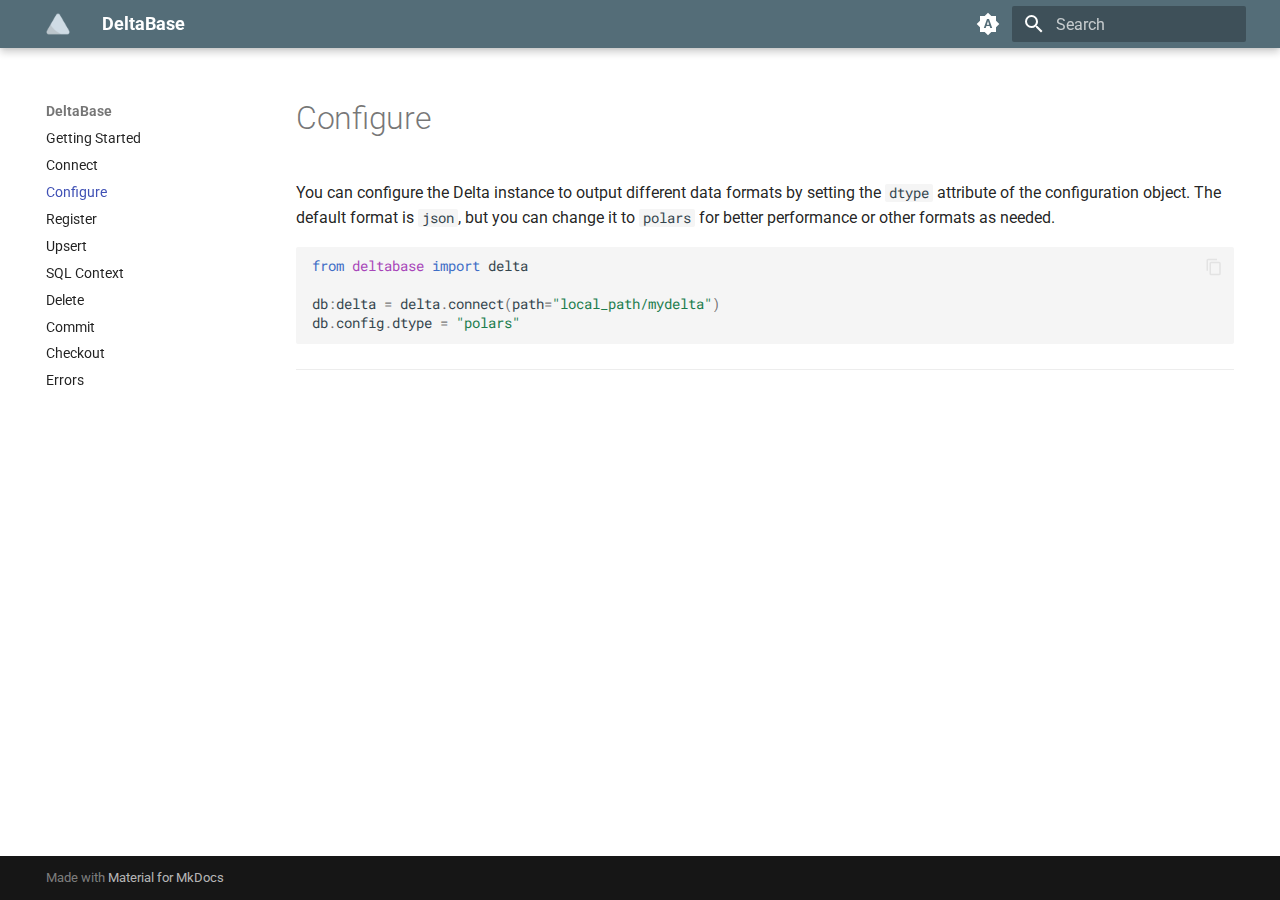
<file: configure/index.html>
<!doctype html>
<html lang="en" class="no-js">
  <head>
    
      <meta charset="utf-8">
      <meta name="viewport" content="width=device-width,initial-scale=1">
      
      
      
      
        <link rel="prev" href="../connect/">
      
      
        <link rel="next" href="../register/">
      
      
      <link rel="icon" href="../assets/favicon.png">
      <meta name="generator" content="mkdocs-1.6.0, mkdocs-material-9.5.31">
    
    
      
        <title>Configure - DeltaBase</title>
      
    
    
      <link rel="stylesheet" href="../assets/stylesheets/main.3cba04c6.min.css">
      
        
        <link rel="stylesheet" href="../assets/stylesheets/palette.06af60db.min.css">
      
      


    
    
      
    
    
      
        
        
        <link rel="preconnect" href="https://fonts.gstatic.com" crossorigin>
        <link rel="stylesheet" href="https://fonts.googleapis.com/css?family=Roboto:300,300i,400,400i,700,700i%7CRoboto+Mono:400,400i,700,700i&display=fallback">
        <style>:root{--md-text-font:"Roboto";--md-code-font:"Roboto Mono"}</style>
      
    
    
    <script>__md_scope=new URL("..",location),__md_hash=e=>[...e].reduce((e,_)=>(e<<5)-e+_.charCodeAt(0),0),__md_get=(e,_=localStorage,t=__md_scope)=>JSON.parse(_.getItem(t.pathname+"."+e)),__md_set=(e,_,t=localStorage,a=__md_scope)=>{try{t.setItem(a.pathname+"."+e,JSON.stringify(_))}catch(e){}}</script>
    
      

    
    
    
  </head>
  
  
    
    
      
    
    
    
    
    <body dir="ltr" data-md-color-scheme="default" data-md-color-primary="indigo" data-md-color-accent="indigo">
  
    
    <input class="md-toggle" data-md-toggle="drawer" type="checkbox" id="__drawer" autocomplete="off">
    <input class="md-toggle" data-md-toggle="search" type="checkbox" id="__search" autocomplete="off">
    <label class="md-overlay" for="__drawer"></label>
    <div data-md-component="skip">
      
    </div>
    <div data-md-component="announce">
      
    </div>
    
    
      

  

<header class="md-header md-header--shadow" data-md-component="header">
  <nav class="md-header__inner md-grid" aria-label="Header">
    <a href=".." title="DeltaBase" class="md-header__button md-logo" aria-label="DeltaBase" data-md-component="logo">
      
  <img src="../assets/logo.png" alt="logo">

    </a>
    <label class="md-header__button md-icon" for="__drawer">
      
      <svg xmlns="http://www.w3.org/2000/svg" viewBox="0 0 24 24"><path d="M3 6h18v2H3V6m0 5h18v2H3v-2m0 5h18v2H3v-2Z"/></svg>
    </label>
    <div class="md-header__title" data-md-component="header-title">
      <div class="md-header__ellipsis">
        <div class="md-header__topic">
          <span class="md-ellipsis">
            DeltaBase
          </span>
        </div>
        <div class="md-header__topic" data-md-component="header-topic">
          <span class="md-ellipsis">
            
              Configure
            
          </span>
        </div>
      </div>
    </div>
    
      
        <form class="md-header__option" data-md-component="palette">
  
    
    
    
    <input class="md-option" data-md-color-media="(prefers-color-scheme)" data-md-color-scheme="default" data-md-color-primary="indigo" data-md-color-accent="indigo"  aria-label="Switch to light mode"  type="radio" name="__palette" id="__palette_0">
    
      <label class="md-header__button md-icon" title="Switch to light mode" for="__palette_1" hidden>
        <svg xmlns="http://www.w3.org/2000/svg" viewBox="0 0 24 24"><path d="m14.3 16-.7-2h-3.2l-.7 2H7.8L11 7h2l3.2 9h-1.9M20 8.69V4h-4.69L12 .69 8.69 4H4v4.69L.69 12 4 15.31V20h4.69L12 23.31 15.31 20H20v-4.69L23.31 12 20 8.69m-9.15 3.96h2.3L12 9l-1.15 3.65Z"/></svg>
      </label>
    
  
    
    
    
    <input class="md-option" data-md-color-media="(prefers-color-scheme: light)" data-md-color-scheme="default" data-md-color-primary="blue-grey" data-md-color-accent="light-blue"  aria-label="Switch to dark mode"  type="radio" name="__palette" id="__palette_1">
    
      <label class="md-header__button md-icon" title="Switch to dark mode" for="__palette_2" hidden>
        <svg xmlns="http://www.w3.org/2000/svg" viewBox="0 0 24 24"><path d="M12 8a4 4 0 0 0-4 4 4 4 0 0 0 4 4 4 4 0 0 0 4-4 4 4 0 0 0-4-4m0 10a6 6 0 0 1-6-6 6 6 0 0 1 6-6 6 6 0 0 1 6 6 6 6 0 0 1-6 6m8-9.31V4h-4.69L12 .69 8.69 4H4v4.69L.69 12 4 15.31V20h4.69L12 23.31 15.31 20H20v-4.69L23.31 12 20 8.69Z"/></svg>
      </label>
    
  
    
    
    
    <input class="md-option" data-md-color-media="(prefers-color-scheme: dark)" data-md-color-scheme="slate" data-md-color-primary="blue-grey" data-md-color-accent="light-blue"  aria-label="Switch to system preference"  type="radio" name="__palette" id="__palette_2">
    
      <label class="md-header__button md-icon" title="Switch to system preference" for="__palette_0" hidden>
        <svg xmlns="http://www.w3.org/2000/svg" viewBox="0 0 24 24"><path d="M12 18c-.89 0-1.74-.2-2.5-.55C11.56 16.5 13 14.42 13 12c0-2.42-1.44-4.5-3.5-5.45C10.26 6.2 11.11 6 12 6a6 6 0 0 1 6 6 6 6 0 0 1-6 6m8-9.31V4h-4.69L12 .69 8.69 4H4v4.69L.69 12 4 15.31V20h4.69L12 23.31 15.31 20H20v-4.69L23.31 12 20 8.69Z"/></svg>
      </label>
    
  
</form>
      
    
    
      <script>var media,input,key,value,palette=__md_get("__palette");if(palette&&palette.color){"(prefers-color-scheme)"===palette.color.media&&(media=matchMedia("(prefers-color-scheme: light)"),input=document.querySelector(media.matches?"[data-md-color-media='(prefers-color-scheme: light)']":"[data-md-color-media='(prefers-color-scheme: dark)']"),palette.color.media=input.getAttribute("data-md-color-media"),palette.color.scheme=input.getAttribute("data-md-color-scheme"),palette.color.primary=input.getAttribute("data-md-color-primary"),palette.color.accent=input.getAttribute("data-md-color-accent"));for([key,value]of Object.entries(palette.color))document.body.setAttribute("data-md-color-"+key,value)}</script>
    
    
    
      <label class="md-header__button md-icon" for="__search">
        
        <svg xmlns="http://www.w3.org/2000/svg" viewBox="0 0 24 24"><path d="M9.5 3A6.5 6.5 0 0 1 16 9.5c0 1.61-.59 3.09-1.56 4.23l.27.27h.79l5 5-1.5 1.5-5-5v-.79l-.27-.27A6.516 6.516 0 0 1 9.5 16 6.5 6.5 0 0 1 3 9.5 6.5 6.5 0 0 1 9.5 3m0 2C7 5 5 7 5 9.5S7 14 9.5 14 14 12 14 9.5 12 5 9.5 5Z"/></svg>
      </label>
      <div class="md-search" data-md-component="search" role="dialog">
  <label class="md-search__overlay" for="__search"></label>
  <div class="md-search__inner" role="search">
    <form class="md-search__form" name="search">
      <input type="text" class="md-search__input" name="query" aria-label="Search" placeholder="Search" autocapitalize="off" autocorrect="off" autocomplete="off" spellcheck="false" data-md-component="search-query" required>
      <label class="md-search__icon md-icon" for="__search">
        
        <svg xmlns="http://www.w3.org/2000/svg" viewBox="0 0 24 24"><path d="M9.5 3A6.5 6.5 0 0 1 16 9.5c0 1.61-.59 3.09-1.56 4.23l.27.27h.79l5 5-1.5 1.5-5-5v-.79l-.27-.27A6.516 6.516 0 0 1 9.5 16 6.5 6.5 0 0 1 3 9.5 6.5 6.5 0 0 1 9.5 3m0 2C7 5 5 7 5 9.5S7 14 9.5 14 14 12 14 9.5 12 5 9.5 5Z"/></svg>
        
        <svg xmlns="http://www.w3.org/2000/svg" viewBox="0 0 24 24"><path d="M20 11v2H8l5.5 5.5-1.42 1.42L4.16 12l7.92-7.92L13.5 5.5 8 11h12Z"/></svg>
      </label>
      <nav class="md-search__options" aria-label="Search">
        
        <button type="reset" class="md-search__icon md-icon" title="Clear" aria-label="Clear" tabindex="-1">
          
          <svg xmlns="http://www.w3.org/2000/svg" viewBox="0 0 24 24"><path d="M19 6.41 17.59 5 12 10.59 6.41 5 5 6.41 10.59 12 5 17.59 6.41 19 12 13.41 17.59 19 19 17.59 13.41 12 19 6.41Z"/></svg>
        </button>
      </nav>
      
        <div class="md-search__suggest" data-md-component="search-suggest"></div>
      
    </form>
    <div class="md-search__output">
      <div class="md-search__scrollwrap" tabindex="0" data-md-scrollfix>
        <div class="md-search-result" data-md-component="search-result">
          <div class="md-search-result__meta">
            Initializing search
          </div>
          <ol class="md-search-result__list" role="presentation"></ol>
        </div>
      </div>
    </div>
  </div>
</div>
    
    
  </nav>
  
</header>
    
    <div class="md-container" data-md-component="container">
      
      
        
          
        
      
      <main class="md-main" data-md-component="main">
        <div class="md-main__inner md-grid">
          
            
              
              <div class="md-sidebar md-sidebar--primary" data-md-component="sidebar" data-md-type="navigation" >
                <div class="md-sidebar__scrollwrap">
                  <div class="md-sidebar__inner">
                    



  

<nav class="md-nav md-nav--primary md-nav--integrated" aria-label="Navigation" data-md-level="0">
  <label class="md-nav__title" for="__drawer">
    <a href=".." title="DeltaBase" class="md-nav__button md-logo" aria-label="DeltaBase" data-md-component="logo">
      
  <img src="../assets/logo.png" alt="logo">

    </a>
    DeltaBase
  </label>
  
  <ul class="md-nav__list" data-md-scrollfix>
    
      
      
  
  
  
  
    <li class="md-nav__item">
      <a href=".." class="md-nav__link">
        
  
  <span class="md-ellipsis">
    Getting Started
  </span>
  

      </a>
    </li>
  

    
      
      
  
  
  
  
    <li class="md-nav__item">
      <a href="../connect/" class="md-nav__link">
        
  
  <span class="md-ellipsis">
    Connect
  </span>
  

      </a>
    </li>
  

    
      
      
  
  
    
  
  
  
    <li class="md-nav__item md-nav__item--active">
      
      <input class="md-nav__toggle md-toggle" type="checkbox" id="__toc">
      
      
      
      <a href="./" class="md-nav__link md-nav__link--active">
        
  
  <span class="md-ellipsis">
    Configure
  </span>
  

      </a>
      
    </li>
  

    
      
      
  
  
  
  
    <li class="md-nav__item">
      <a href="../register/" class="md-nav__link">
        
  
  <span class="md-ellipsis">
    Register
  </span>
  

      </a>
    </li>
  

    
      
      
  
  
  
  
    <li class="md-nav__item">
      <a href="../upsert/" class="md-nav__link">
        
  
  <span class="md-ellipsis">
    Upsert
  </span>
  

      </a>
    </li>
  

    
      
      
  
  
  
  
    <li class="md-nav__item">
      <a href="../sql_context/" class="md-nav__link">
        
  
  <span class="md-ellipsis">
    SQL Context
  </span>
  

      </a>
    </li>
  

    
      
      
  
  
  
  
    <li class="md-nav__item">
      <a href="../delete/" class="md-nav__link">
        
  
  <span class="md-ellipsis">
    Delete
  </span>
  

      </a>
    </li>
  

    
      
      
  
  
  
  
    <li class="md-nav__item">
      <a href="../commit/" class="md-nav__link">
        
  
  <span class="md-ellipsis">
    Commit
  </span>
  

      </a>
    </li>
  

    
      
      
  
  
  
  
    <li class="md-nav__item">
      <a href="../checkout/" class="md-nav__link">
        
  
  <span class="md-ellipsis">
    Checkout
  </span>
  

      </a>
    </li>
  

    
      
      
  
  
  
  
    <li class="md-nav__item">
      <a href="../errors/" class="md-nav__link">
        
  
  <span class="md-ellipsis">
    Errors
  </span>
  

      </a>
    </li>
  

    
  </ul>
</nav>
                  </div>
                </div>
              </div>
            
            
          
          
            <div class="md-content" data-md-component="content">
              <article class="md-content__inner md-typeset">
                
                  


  <h1>Configure</h1>

<p>You can configure the Delta instance to output different data formats by setting the <code>dtype</code> attribute of the configuration object. The default format is <code>json</code>, but you can change it to <code>polars</code> for better performance or other formats as needed.</p>
<div class="language-python highlight"><pre><span></span><code><span id="__span-0-1"><a id="__codelineno-0-1" name="__codelineno-0-1" href="#__codelineno-0-1"></a><span class="kn">from</span> <span class="nn">deltabase</span> <span class="kn">import</span> <span class="n">delta</span>
</span><span id="__span-0-2"><a id="__codelineno-0-2" name="__codelineno-0-2" href="#__codelineno-0-2"></a>
</span><span id="__span-0-3"><a id="__codelineno-0-3" name="__codelineno-0-3" href="#__codelineno-0-3"></a><span class="n">db</span><span class="p">:</span><span class="n">delta</span> <span class="o">=</span> <span class="n">delta</span><span class="o">.</span><span class="n">connect</span><span class="p">(</span><span class="n">path</span><span class="o">=</span><span class="s2">&quot;local_path/mydelta&quot;</span><span class="p">)</span>
</span><span id="__span-0-4"><a id="__codelineno-0-4" name="__codelineno-0-4" href="#__codelineno-0-4"></a><span class="n">db</span><span class="o">.</span><span class="n">config</span><span class="o">.</span><span class="n">dtype</span> <span class="o">=</span> <span class="s2">&quot;polars&quot;</span>
</span></code></pre></div>
<hr />












                
              </article>
            </div>
          
          
<script>var target=document.getElementById(location.hash.slice(1));target&&target.name&&(target.checked=target.name.startsWith("__tabbed_"))</script>
        </div>
        
          <button type="button" class="md-top md-icon" data-md-component="top" hidden>
  
  <svg xmlns="http://www.w3.org/2000/svg" viewBox="0 0 24 24"><path d="M13 20h-2V8l-5.5 5.5-1.42-1.42L12 4.16l7.92 7.92-1.42 1.42L13 8v12Z"/></svg>
  Back to top
</button>
        
      </main>
      
        <footer class="md-footer">
  
  <div class="md-footer-meta md-typeset">
    <div class="md-footer-meta__inner md-grid">
      <div class="md-copyright">
  
  
    Made with
    <a href="https://squidfunk.github.io/mkdocs-material/" target="_blank" rel="noopener">
      Material for MkDocs
    </a>
  
</div>
      
    </div>
  </div>
</footer>
      
    </div>
    <div class="md-dialog" data-md-component="dialog">
      <div class="md-dialog__inner md-typeset"></div>
    </div>
    
    
    <script id="__config" type="application/json">{"base": "..", "features": ["navigation.sections", "toc.integrate", "navigation.top", "search.suggest", "search.highlight", "content.code.annotate", "content.code.copy"], "search": "../assets/javascripts/workers/search.b8dbb3d2.min.js", "translations": {"clipboard.copied": "Copied to clipboard", "clipboard.copy": "Copy to clipboard", "search.result.more.one": "1 more on this page", "search.result.more.other": "# more on this page", "search.result.none": "No matching documents", "search.result.one": "1 matching document", "search.result.other": "# matching documents", "search.result.placeholder": "Type to start searching", "search.result.term.missing": "Missing", "select.version": "Select version"}}</script>
    
    
      <script src="../assets/javascripts/bundle.fe8b6f2b.min.js"></script>
      
    
  </body>
</html>
</file>
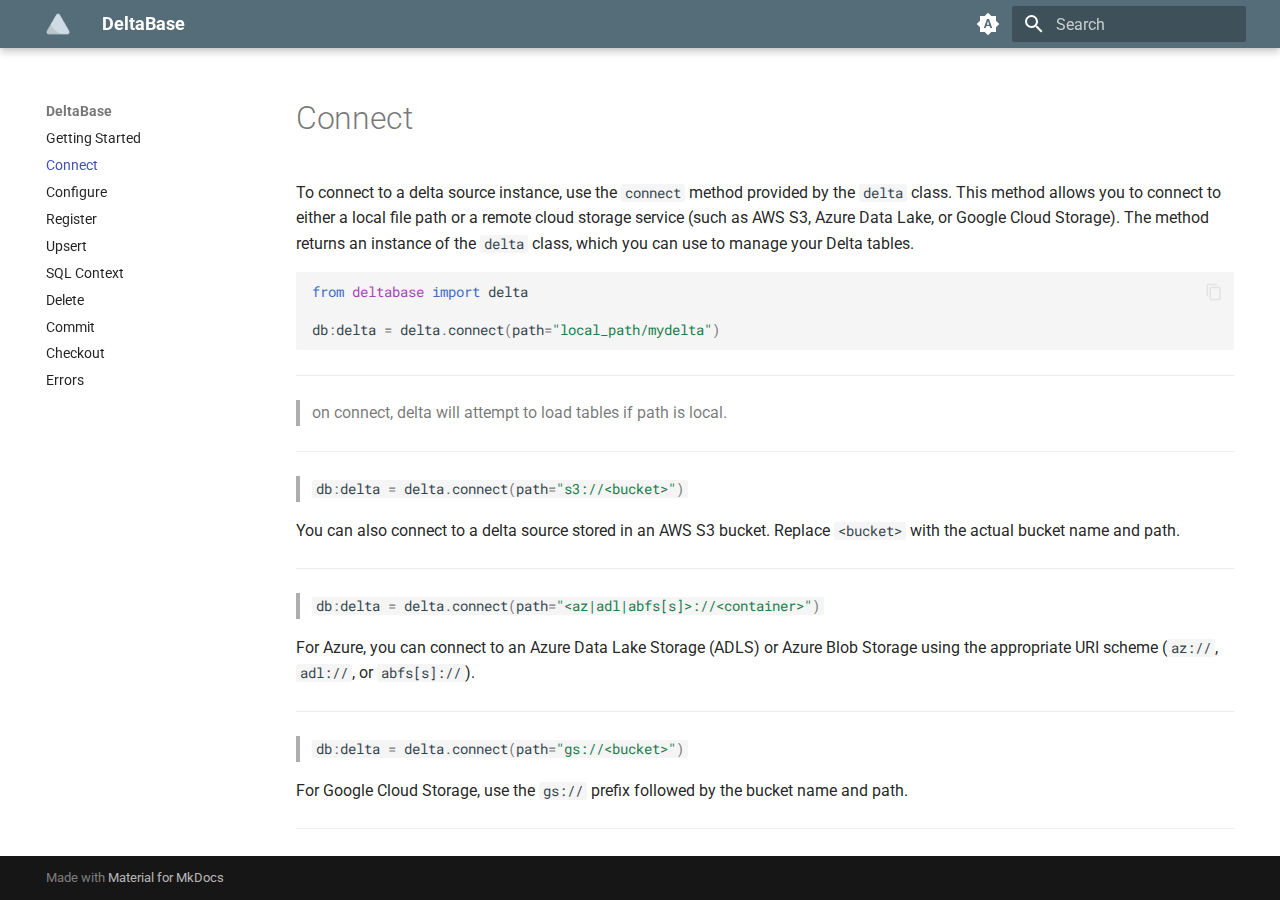
<file: connect/index.html>
<!doctype html>
<html lang="en" class="no-js">
  <head>
    
      <meta charset="utf-8">
      <meta name="viewport" content="width=device-width,initial-scale=1">
      
      
      
      
        <link rel="prev" href="..">
      
      
        <link rel="next" href="../configure/">
      
      
      <link rel="icon" href="../assets/favicon.png">
      <meta name="generator" content="mkdocs-1.6.0, mkdocs-material-9.5.31">
    
    
      
        <title>Connect - DeltaBase</title>
      
    
    
      <link rel="stylesheet" href="../assets/stylesheets/main.3cba04c6.min.css">
      
        
        <link rel="stylesheet" href="../assets/stylesheets/palette.06af60db.min.css">
      
      


    
    
      
    
    
      
        
        
        <link rel="preconnect" href="https://fonts.gstatic.com" crossorigin>
        <link rel="stylesheet" href="https://fonts.googleapis.com/css?family=Roboto:300,300i,400,400i,700,700i%7CRoboto+Mono:400,400i,700,700i&display=fallback">
        <style>:root{--md-text-font:"Roboto";--md-code-font:"Roboto Mono"}</style>
      
    
    
    <script>__md_scope=new URL("..",location),__md_hash=e=>[...e].reduce((e,_)=>(e<<5)-e+_.charCodeAt(0),0),__md_get=(e,_=localStorage,t=__md_scope)=>JSON.parse(_.getItem(t.pathname+"."+e)),__md_set=(e,_,t=localStorage,a=__md_scope)=>{try{t.setItem(a.pathname+"."+e,JSON.stringify(_))}catch(e){}}</script>
    
      

    
    
    
  </head>
  
  
    
    
      
    
    
    
    
    <body dir="ltr" data-md-color-scheme="default" data-md-color-primary="indigo" data-md-color-accent="indigo">
  
    
    <input class="md-toggle" data-md-toggle="drawer" type="checkbox" id="__drawer" autocomplete="off">
    <input class="md-toggle" data-md-toggle="search" type="checkbox" id="__search" autocomplete="off">
    <label class="md-overlay" for="__drawer"></label>
    <div data-md-component="skip">
      
    </div>
    <div data-md-component="announce">
      
    </div>
    
    
      

  

<header class="md-header md-header--shadow" data-md-component="header">
  <nav class="md-header__inner md-grid" aria-label="Header">
    <a href=".." title="DeltaBase" class="md-header__button md-logo" aria-label="DeltaBase" data-md-component="logo">
      
  <img src="../assets/logo.png" alt="logo">

    </a>
    <label class="md-header__button md-icon" for="__drawer">
      
      <svg xmlns="http://www.w3.org/2000/svg" viewBox="0 0 24 24"><path d="M3 6h18v2H3V6m0 5h18v2H3v-2m0 5h18v2H3v-2Z"/></svg>
    </label>
    <div class="md-header__title" data-md-component="header-title">
      <div class="md-header__ellipsis">
        <div class="md-header__topic">
          <span class="md-ellipsis">
            DeltaBase
          </span>
        </div>
        <div class="md-header__topic" data-md-component="header-topic">
          <span class="md-ellipsis">
            
              Connect
            
          </span>
        </div>
      </div>
    </div>
    
      
        <form class="md-header__option" data-md-component="palette">
  
    
    
    
    <input class="md-option" data-md-color-media="(prefers-color-scheme)" data-md-color-scheme="default" data-md-color-primary="indigo" data-md-color-accent="indigo"  aria-label="Switch to light mode"  type="radio" name="__palette" id="__palette_0">
    
      <label class="md-header__button md-icon" title="Switch to light mode" for="__palette_1" hidden>
        <svg xmlns="http://www.w3.org/2000/svg" viewBox="0 0 24 24"><path d="m14.3 16-.7-2h-3.2l-.7 2H7.8L11 7h2l3.2 9h-1.9M20 8.69V4h-4.69L12 .69 8.69 4H4v4.69L.69 12 4 15.31V20h4.69L12 23.31 15.31 20H20v-4.69L23.31 12 20 8.69m-9.15 3.96h2.3L12 9l-1.15 3.65Z"/></svg>
      </label>
    
  
    
    
    
    <input class="md-option" data-md-color-media="(prefers-color-scheme: light)" data-md-color-scheme="default" data-md-color-primary="blue-grey" data-md-color-accent="light-blue"  aria-label="Switch to dark mode"  type="radio" name="__palette" id="__palette_1">
    
      <label class="md-header__button md-icon" title="Switch to dark mode" for="__palette_2" hidden>
        <svg xmlns="http://www.w3.org/2000/svg" viewBox="0 0 24 24"><path d="M12 8a4 4 0 0 0-4 4 4 4 0 0 0 4 4 4 4 0 0 0 4-4 4 4 0 0 0-4-4m0 10a6 6 0 0 1-6-6 6 6 0 0 1 6-6 6 6 0 0 1 6 6 6 6 0 0 1-6 6m8-9.31V4h-4.69L12 .69 8.69 4H4v4.69L.69 12 4 15.31V20h4.69L12 23.31 15.31 20H20v-4.69L23.31 12 20 8.69Z"/></svg>
      </label>
    
  
    
    
    
    <input class="md-option" data-md-color-media="(prefers-color-scheme: dark)" data-md-color-scheme="slate" data-md-color-primary="blue-grey" data-md-color-accent="light-blue"  aria-label="Switch to system preference"  type="radio" name="__palette" id="__palette_2">
    
      <label class="md-header__button md-icon" title="Switch to system preference" for="__palette_0" hidden>
        <svg xmlns="http://www.w3.org/2000/svg" viewBox="0 0 24 24"><path d="M12 18c-.89 0-1.74-.2-2.5-.55C11.56 16.5 13 14.42 13 12c0-2.42-1.44-4.5-3.5-5.45C10.26 6.2 11.11 6 12 6a6 6 0 0 1 6 6 6 6 0 0 1-6 6m8-9.31V4h-4.69L12 .69 8.69 4H4v4.69L.69 12 4 15.31V20h4.69L12 23.31 15.31 20H20v-4.69L23.31 12 20 8.69Z"/></svg>
      </label>
    
  
</form>
      
    
    
      <script>var media,input,key,value,palette=__md_get("__palette");if(palette&&palette.color){"(prefers-color-scheme)"===palette.color.media&&(media=matchMedia("(prefers-color-scheme: light)"),input=document.querySelector(media.matches?"[data-md-color-media='(prefers-color-scheme: light)']":"[data-md-color-media='(prefers-color-scheme: dark)']"),palette.color.media=input.getAttribute("data-md-color-media"),palette.color.scheme=input.getAttribute("data-md-color-scheme"),palette.color.primary=input.getAttribute("data-md-color-primary"),palette.color.accent=input.getAttribute("data-md-color-accent"));for([key,value]of Object.entries(palette.color))document.body.setAttribute("data-md-color-"+key,value)}</script>
    
    
    
      <label class="md-header__button md-icon" for="__search">
        
        <svg xmlns="http://www.w3.org/2000/svg" viewBox="0 0 24 24"><path d="M9.5 3A6.5 6.5 0 0 1 16 9.5c0 1.61-.59 3.09-1.56 4.23l.27.27h.79l5 5-1.5 1.5-5-5v-.79l-.27-.27A6.516 6.516 0 0 1 9.5 16 6.5 6.5 0 0 1 3 9.5 6.5 6.5 0 0 1 9.5 3m0 2C7 5 5 7 5 9.5S7 14 9.5 14 14 12 14 9.5 12 5 9.5 5Z"/></svg>
      </label>
      <div class="md-search" data-md-component="search" role="dialog">
  <label class="md-search__overlay" for="__search"></label>
  <div class="md-search__inner" role="search">
    <form class="md-search__form" name="search">
      <input type="text" class="md-search__input" name="query" aria-label="Search" placeholder="Search" autocapitalize="off" autocorrect="off" autocomplete="off" spellcheck="false" data-md-component="search-query" required>
      <label class="md-search__icon md-icon" for="__search">
        
        <svg xmlns="http://www.w3.org/2000/svg" viewBox="0 0 24 24"><path d="M9.5 3A6.5 6.5 0 0 1 16 9.5c0 1.61-.59 3.09-1.56 4.23l.27.27h.79l5 5-1.5 1.5-5-5v-.79l-.27-.27A6.516 6.516 0 0 1 9.5 16 6.5 6.5 0 0 1 3 9.5 6.5 6.5 0 0 1 9.5 3m0 2C7 5 5 7 5 9.5S7 14 9.5 14 14 12 14 9.5 12 5 9.5 5Z"/></svg>
        
        <svg xmlns="http://www.w3.org/2000/svg" viewBox="0 0 24 24"><path d="M20 11v2H8l5.5 5.5-1.42 1.42L4.16 12l7.92-7.92L13.5 5.5 8 11h12Z"/></svg>
      </label>
      <nav class="md-search__options" aria-label="Search">
        
        <button type="reset" class="md-search__icon md-icon" title="Clear" aria-label="Clear" tabindex="-1">
          
          <svg xmlns="http://www.w3.org/2000/svg" viewBox="0 0 24 24"><path d="M19 6.41 17.59 5 12 10.59 6.41 5 5 6.41 10.59 12 5 17.59 6.41 19 12 13.41 17.59 19 19 17.59 13.41 12 19 6.41Z"/></svg>
        </button>
      </nav>
      
        <div class="md-search__suggest" data-md-component="search-suggest"></div>
      
    </form>
    <div class="md-search__output">
      <div class="md-search__scrollwrap" tabindex="0" data-md-scrollfix>
        <div class="md-search-result" data-md-component="search-result">
          <div class="md-search-result__meta">
            Initializing search
          </div>
          <ol class="md-search-result__list" role="presentation"></ol>
        </div>
      </div>
    </div>
  </div>
</div>
    
    
  </nav>
  
</header>
    
    <div class="md-container" data-md-component="container">
      
      
        
          
        
      
      <main class="md-main" data-md-component="main">
        <div class="md-main__inner md-grid">
          
            
              
              <div class="md-sidebar md-sidebar--primary" data-md-component="sidebar" data-md-type="navigation" >
                <div class="md-sidebar__scrollwrap">
                  <div class="md-sidebar__inner">
                    



  

<nav class="md-nav md-nav--primary md-nav--integrated" aria-label="Navigation" data-md-level="0">
  <label class="md-nav__title" for="__drawer">
    <a href=".." title="DeltaBase" class="md-nav__button md-logo" aria-label="DeltaBase" data-md-component="logo">
      
  <img src="../assets/logo.png" alt="logo">

    </a>
    DeltaBase
  </label>
  
  <ul class="md-nav__list" data-md-scrollfix>
    
      
      
  
  
  
  
    <li class="md-nav__item">
      <a href=".." class="md-nav__link">
        
  
  <span class="md-ellipsis">
    Getting Started
  </span>
  

      </a>
    </li>
  

    
      
      
  
  
    
  
  
  
    <li class="md-nav__item md-nav__item--active">
      
      <input class="md-nav__toggle md-toggle" type="checkbox" id="__toc">
      
      
      
      <a href="./" class="md-nav__link md-nav__link--active">
        
  
  <span class="md-ellipsis">
    Connect
  </span>
  

      </a>
      
    </li>
  

    
      
      
  
  
  
  
    <li class="md-nav__item">
      <a href="../configure/" class="md-nav__link">
        
  
  <span class="md-ellipsis">
    Configure
  </span>
  

      </a>
    </li>
  

    
      
      
  
  
  
  
    <li class="md-nav__item">
      <a href="../register/" class="md-nav__link">
        
  
  <span class="md-ellipsis">
    Register
  </span>
  

      </a>
    </li>
  

    
      
      
  
  
  
  
    <li class="md-nav__item">
      <a href="../upsert/" class="md-nav__link">
        
  
  <span class="md-ellipsis">
    Upsert
  </span>
  

      </a>
    </li>
  

    
      
      
  
  
  
  
    <li class="md-nav__item">
      <a href="../sql_context/" class="md-nav__link">
        
  
  <span class="md-ellipsis">
    SQL Context
  </span>
  

      </a>
    </li>
  

    
      
      
  
  
  
  
    <li class="md-nav__item">
      <a href="../delete/" class="md-nav__link">
        
  
  <span class="md-ellipsis">
    Delete
  </span>
  

      </a>
    </li>
  

    
      
      
  
  
  
  
    <li class="md-nav__item">
      <a href="../commit/" class="md-nav__link">
        
  
  <span class="md-ellipsis">
    Commit
  </span>
  

      </a>
    </li>
  

    
      
      
  
  
  
  
    <li class="md-nav__item">
      <a href="../checkout/" class="md-nav__link">
        
  
  <span class="md-ellipsis">
    Checkout
  </span>
  

      </a>
    </li>
  

    
      
      
  
  
  
  
    <li class="md-nav__item">
      <a href="../errors/" class="md-nav__link">
        
  
  <span class="md-ellipsis">
    Errors
  </span>
  

      </a>
    </li>
  

    
  </ul>
</nav>
                  </div>
                </div>
              </div>
            
            
          
          
            <div class="md-content" data-md-component="content">
              <article class="md-content__inner md-typeset">
                
                  


  <h1>Connect</h1>

<p>To connect to a delta source instance, use the <code>connect</code> method provided by the <code>delta</code> class. This method allows you to connect to either a local file path or a remote cloud storage service (such as AWS S3, Azure Data Lake, or Google Cloud Storage). The method returns an instance of the <code>delta</code> class, which you can use to manage your Delta tables.</p>
<div class="language-python highlight"><pre><span></span><code><span id="__span-0-1"><a id="__codelineno-0-1" name="__codelineno-0-1" href="#__codelineno-0-1"></a><span class="kn">from</span> <span class="nn">deltabase</span> <span class="kn">import</span> <span class="n">delta</span>
</span><span id="__span-0-2"><a id="__codelineno-0-2" name="__codelineno-0-2" href="#__codelineno-0-2"></a>
</span><span id="__span-0-3"><a id="__codelineno-0-3" name="__codelineno-0-3" href="#__codelineno-0-3"></a><span class="n">db</span><span class="p">:</span><span class="n">delta</span> <span class="o">=</span> <span class="n">delta</span><span class="o">.</span><span class="n">connect</span><span class="p">(</span><span class="n">path</span><span class="o">=</span><span class="s2">&quot;local_path/mydelta&quot;</span><span class="p">)</span>
</span></code></pre></div>
<hr />
<blockquote>
<p>on connect, delta will attempt to load tables if path is local.</p>
</blockquote>
<hr />
<blockquote>
<p><code class="language-python highlight"><span class="n">db</span><span class="p">:</span><span class="n">delta</span> <span class="o">=</span> <span class="n">delta</span><span class="o">.</span><span class="n">connect</span><span class="p">(</span><span class="n">path</span><span class="o">=</span><span class="s2">&quot;s3://&lt;bucket&gt;&quot;</span><span class="p">)</span></code></p>
</blockquote>
<p>You can also connect to a delta source stored in an AWS S3 bucket. Replace <code>&lt;bucket&gt;</code> with the actual bucket name and path.</p>
<hr />
<blockquote>
<p><code class="language-python highlight"><span class="n">db</span><span class="p">:</span><span class="n">delta</span> <span class="o">=</span> <span class="n">delta</span><span class="o">.</span><span class="n">connect</span><span class="p">(</span><span class="n">path</span><span class="o">=</span><span class="s2">&quot;&lt;az|adl|abfs[s]&gt;://&lt;container&gt;&quot;</span><span class="p">)</span></code></p>
</blockquote>
<p>For Azure, you can connect to an Azure Data Lake Storage (ADLS) or Azure Blob Storage using the appropriate URI scheme (<code>az://</code>, <code>adl://</code>, or <code>abfs[s]://</code>).</p>
<hr />
<blockquote>
<p><code class="language-python highlight"><span class="n">db</span><span class="p">:</span><span class="n">delta</span> <span class="o">=</span> <span class="n">delta</span><span class="o">.</span><span class="n">connect</span><span class="p">(</span><span class="n">path</span><span class="o">=</span><span class="s2">&quot;gs://&lt;bucket&gt;&quot;</span><span class="p">)</span></code></p>
</blockquote>
<p>For Google Cloud Storage, use the <code>gs://</code> prefix followed by the bucket name and path.</p>
<hr />












                
              </article>
            </div>
          
          
<script>var target=document.getElementById(location.hash.slice(1));target&&target.name&&(target.checked=target.name.startsWith("__tabbed_"))</script>
        </div>
        
          <button type="button" class="md-top md-icon" data-md-component="top" hidden>
  
  <svg xmlns="http://www.w3.org/2000/svg" viewBox="0 0 24 24"><path d="M13 20h-2V8l-5.5 5.5-1.42-1.42L12 4.16l7.92 7.92-1.42 1.42L13 8v12Z"/></svg>
  Back to top
</button>
        
      </main>
      
        <footer class="md-footer">
  
  <div class="md-footer-meta md-typeset">
    <div class="md-footer-meta__inner md-grid">
      <div class="md-copyright">
  
  
    Made with
    <a href="https://squidfunk.github.io/mkdocs-material/" target="_blank" rel="noopener">
      Material for MkDocs
    </a>
  
</div>
      
    </div>
  </div>
</footer>
      
    </div>
    <div class="md-dialog" data-md-component="dialog">
      <div class="md-dialog__inner md-typeset"></div>
    </div>
    
    
    <script id="__config" type="application/json">{"base": "..", "features": ["navigation.sections", "toc.integrate", "navigation.top", "search.suggest", "search.highlight", "content.code.annotate", "content.code.copy"], "search": "../assets/javascripts/workers/search.b8dbb3d2.min.js", "translations": {"clipboard.copied": "Copied to clipboard", "clipboard.copy": "Copy to clipboard", "search.result.more.one": "1 more on this page", "search.result.more.other": "# more on this page", "search.result.none": "No matching documents", "search.result.one": "1 matching document", "search.result.other": "# matching documents", "search.result.placeholder": "Type to start searching", "search.result.term.missing": "Missing", "select.version": "Select version"}}</script>
    
    
      <script src="../assets/javascripts/bundle.fe8b6f2b.min.js"></script>
      
    
  </body>
</html>
</file>
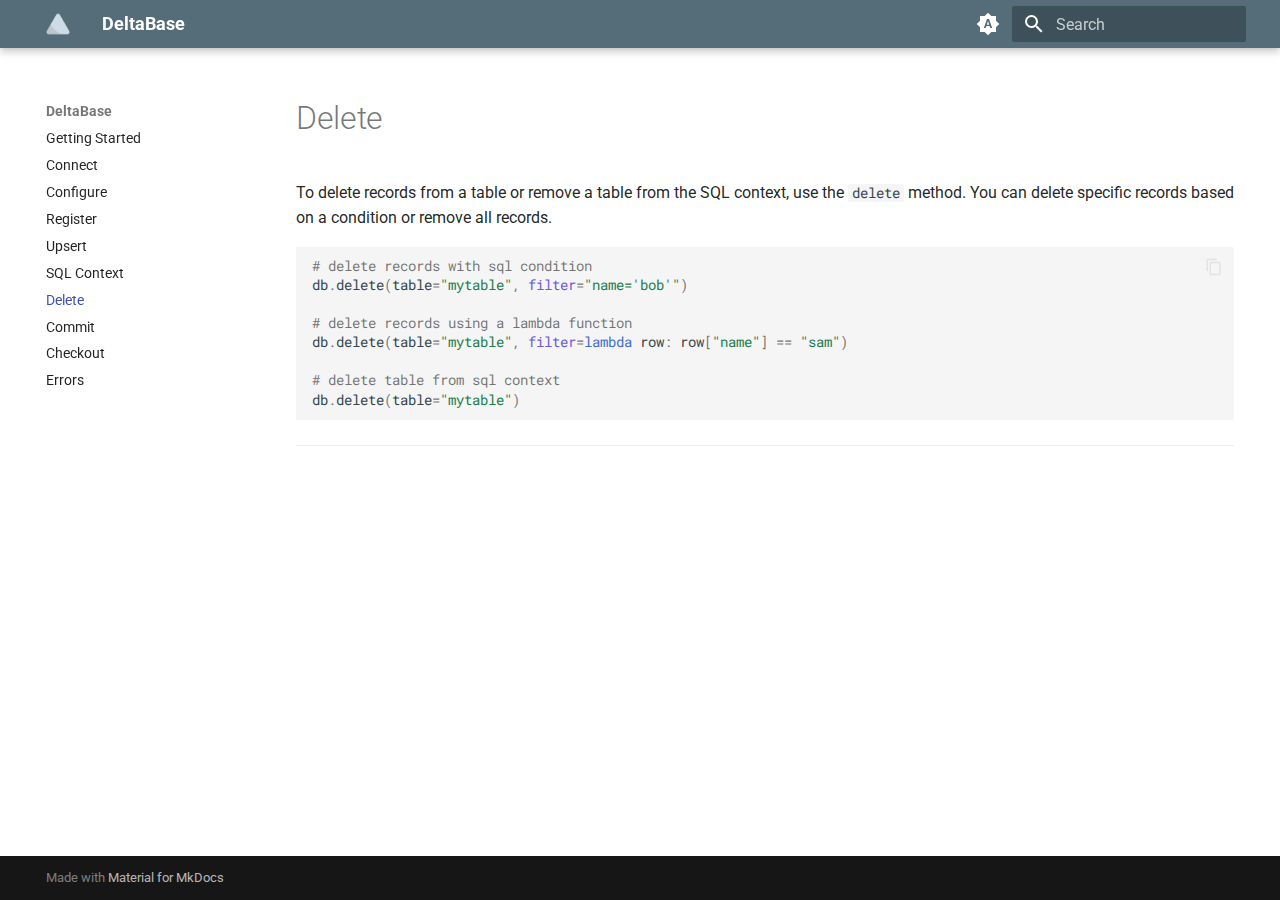
<file: delete/index.html>
<!doctype html>
<html lang="en" class="no-js">
  <head>
    
      <meta charset="utf-8">
      <meta name="viewport" content="width=device-width,initial-scale=1">
      
      
      
      
        <link rel="prev" href="../sql_context/">
      
      
        <link rel="next" href="../commit/">
      
      
      <link rel="icon" href="../assets/favicon.png">
      <meta name="generator" content="mkdocs-1.6.0, mkdocs-material-9.5.31">
    
    
      
        <title>Delete - DeltaBase</title>
      
    
    
      <link rel="stylesheet" href="../assets/stylesheets/main.3cba04c6.min.css">
      
        
        <link rel="stylesheet" href="../assets/stylesheets/palette.06af60db.min.css">
      
      


    
    
      
    
    
      
        
        
        <link rel="preconnect" href="https://fonts.gstatic.com" crossorigin>
        <link rel="stylesheet" href="https://fonts.googleapis.com/css?family=Roboto:300,300i,400,400i,700,700i%7CRoboto+Mono:400,400i,700,700i&display=fallback">
        <style>:root{--md-text-font:"Roboto";--md-code-font:"Roboto Mono"}</style>
      
    
    
    <script>__md_scope=new URL("..",location),__md_hash=e=>[...e].reduce((e,_)=>(e<<5)-e+_.charCodeAt(0),0),__md_get=(e,_=localStorage,t=__md_scope)=>JSON.parse(_.getItem(t.pathname+"."+e)),__md_set=(e,_,t=localStorage,a=__md_scope)=>{try{t.setItem(a.pathname+"."+e,JSON.stringify(_))}catch(e){}}</script>
    
      

    
    
    
  </head>
  
  
    
    
      
    
    
    
    
    <body dir="ltr" data-md-color-scheme="default" data-md-color-primary="indigo" data-md-color-accent="indigo">
  
    
    <input class="md-toggle" data-md-toggle="drawer" type="checkbox" id="__drawer" autocomplete="off">
    <input class="md-toggle" data-md-toggle="search" type="checkbox" id="__search" autocomplete="off">
    <label class="md-overlay" for="__drawer"></label>
    <div data-md-component="skip">
      
    </div>
    <div data-md-component="announce">
      
    </div>
    
    
      

  

<header class="md-header md-header--shadow" data-md-component="header">
  <nav class="md-header__inner md-grid" aria-label="Header">
    <a href=".." title="DeltaBase" class="md-header__button md-logo" aria-label="DeltaBase" data-md-component="logo">
      
  <img src="../assets/logo.png" alt="logo">

    </a>
    <label class="md-header__button md-icon" for="__drawer">
      
      <svg xmlns="http://www.w3.org/2000/svg" viewBox="0 0 24 24"><path d="M3 6h18v2H3V6m0 5h18v2H3v-2m0 5h18v2H3v-2Z"/></svg>
    </label>
    <div class="md-header__title" data-md-component="header-title">
      <div class="md-header__ellipsis">
        <div class="md-header__topic">
          <span class="md-ellipsis">
            DeltaBase
          </span>
        </div>
        <div class="md-header__topic" data-md-component="header-topic">
          <span class="md-ellipsis">
            
              Delete
            
          </span>
        </div>
      </div>
    </div>
    
      
        <form class="md-header__option" data-md-component="palette">
  
    
    
    
    <input class="md-option" data-md-color-media="(prefers-color-scheme)" data-md-color-scheme="default" data-md-color-primary="indigo" data-md-color-accent="indigo"  aria-label="Switch to light mode"  type="radio" name="__palette" id="__palette_0">
    
      <label class="md-header__button md-icon" title="Switch to light mode" for="__palette_1" hidden>
        <svg xmlns="http://www.w3.org/2000/svg" viewBox="0 0 24 24"><path d="m14.3 16-.7-2h-3.2l-.7 2H7.8L11 7h2l3.2 9h-1.9M20 8.69V4h-4.69L12 .69 8.69 4H4v4.69L.69 12 4 15.31V20h4.69L12 23.31 15.31 20H20v-4.69L23.31 12 20 8.69m-9.15 3.96h2.3L12 9l-1.15 3.65Z"/></svg>
      </label>
    
  
    
    
    
    <input class="md-option" data-md-color-media="(prefers-color-scheme: light)" data-md-color-scheme="default" data-md-color-primary="blue-grey" data-md-color-accent="light-blue"  aria-label="Switch to dark mode"  type="radio" name="__palette" id="__palette_1">
    
      <label class="md-header__button md-icon" title="Switch to dark mode" for="__palette_2" hidden>
        <svg xmlns="http://www.w3.org/2000/svg" viewBox="0 0 24 24"><path d="M12 8a4 4 0 0 0-4 4 4 4 0 0 0 4 4 4 4 0 0 0 4-4 4 4 0 0 0-4-4m0 10a6 6 0 0 1-6-6 6 6 0 0 1 6-6 6 6 0 0 1 6 6 6 6 0 0 1-6 6m8-9.31V4h-4.69L12 .69 8.69 4H4v4.69L.69 12 4 15.31V20h4.69L12 23.31 15.31 20H20v-4.69L23.31 12 20 8.69Z"/></svg>
      </label>
    
  
    
    
    
    <input class="md-option" data-md-color-media="(prefers-color-scheme: dark)" data-md-color-scheme="slate" data-md-color-primary="blue-grey" data-md-color-accent="light-blue"  aria-label="Switch to system preference"  type="radio" name="__palette" id="__palette_2">
    
      <label class="md-header__button md-icon" title="Switch to system preference" for="__palette_0" hidden>
        <svg xmlns="http://www.w3.org/2000/svg" viewBox="0 0 24 24"><path d="M12 18c-.89 0-1.74-.2-2.5-.55C11.56 16.5 13 14.42 13 12c0-2.42-1.44-4.5-3.5-5.45C10.26 6.2 11.11 6 12 6a6 6 0 0 1 6 6 6 6 0 0 1-6 6m8-9.31V4h-4.69L12 .69 8.69 4H4v4.69L.69 12 4 15.31V20h4.69L12 23.31 15.31 20H20v-4.69L23.31 12 20 8.69Z"/></svg>
      </label>
    
  
</form>
      
    
    
      <script>var media,input,key,value,palette=__md_get("__palette");if(palette&&palette.color){"(prefers-color-scheme)"===palette.color.media&&(media=matchMedia("(prefers-color-scheme: light)"),input=document.querySelector(media.matches?"[data-md-color-media='(prefers-color-scheme: light)']":"[data-md-color-media='(prefers-color-scheme: dark)']"),palette.color.media=input.getAttribute("data-md-color-media"),palette.color.scheme=input.getAttribute("data-md-color-scheme"),palette.color.primary=input.getAttribute("data-md-color-primary"),palette.color.accent=input.getAttribute("data-md-color-accent"));for([key,value]of Object.entries(palette.color))document.body.setAttribute("data-md-color-"+key,value)}</script>
    
    
    
      <label class="md-header__button md-icon" for="__search">
        
        <svg xmlns="http://www.w3.org/2000/svg" viewBox="0 0 24 24"><path d="M9.5 3A6.5 6.5 0 0 1 16 9.5c0 1.61-.59 3.09-1.56 4.23l.27.27h.79l5 5-1.5 1.5-5-5v-.79l-.27-.27A6.516 6.516 0 0 1 9.5 16 6.5 6.5 0 0 1 3 9.5 6.5 6.5 0 0 1 9.5 3m0 2C7 5 5 7 5 9.5S7 14 9.5 14 14 12 14 9.5 12 5 9.5 5Z"/></svg>
      </label>
      <div class="md-search" data-md-component="search" role="dialog">
  <label class="md-search__overlay" for="__search"></label>
  <div class="md-search__inner" role="search">
    <form class="md-search__form" name="search">
      <input type="text" class="md-search__input" name="query" aria-label="Search" placeholder="Search" autocapitalize="off" autocorrect="off" autocomplete="off" spellcheck="false" data-md-component="search-query" required>
      <label class="md-search__icon md-icon" for="__search">
        
        <svg xmlns="http://www.w3.org/2000/svg" viewBox="0 0 24 24"><path d="M9.5 3A6.5 6.5 0 0 1 16 9.5c0 1.61-.59 3.09-1.56 4.23l.27.27h.79l5 5-1.5 1.5-5-5v-.79l-.27-.27A6.516 6.516 0 0 1 9.5 16 6.5 6.5 0 0 1 3 9.5 6.5 6.5 0 0 1 9.5 3m0 2C7 5 5 7 5 9.5S7 14 9.5 14 14 12 14 9.5 12 5 9.5 5Z"/></svg>
        
        <svg xmlns="http://www.w3.org/2000/svg" viewBox="0 0 24 24"><path d="M20 11v2H8l5.5 5.5-1.42 1.42L4.16 12l7.92-7.92L13.5 5.5 8 11h12Z"/></svg>
      </label>
      <nav class="md-search__options" aria-label="Search">
        
        <button type="reset" class="md-search__icon md-icon" title="Clear" aria-label="Clear" tabindex="-1">
          
          <svg xmlns="http://www.w3.org/2000/svg" viewBox="0 0 24 24"><path d="M19 6.41 17.59 5 12 10.59 6.41 5 5 6.41 10.59 12 5 17.59 6.41 19 12 13.41 17.59 19 19 17.59 13.41 12 19 6.41Z"/></svg>
        </button>
      </nav>
      
        <div class="md-search__suggest" data-md-component="search-suggest"></div>
      
    </form>
    <div class="md-search__output">
      <div class="md-search__scrollwrap" tabindex="0" data-md-scrollfix>
        <div class="md-search-result" data-md-component="search-result">
          <div class="md-search-result__meta">
            Initializing search
          </div>
          <ol class="md-search-result__list" role="presentation"></ol>
        </div>
      </div>
    </div>
  </div>
</div>
    
    
  </nav>
  
</header>
    
    <div class="md-container" data-md-component="container">
      
      
        
          
        
      
      <main class="md-main" data-md-component="main">
        <div class="md-main__inner md-grid">
          
            
              
              <div class="md-sidebar md-sidebar--primary" data-md-component="sidebar" data-md-type="navigation" >
                <div class="md-sidebar__scrollwrap">
                  <div class="md-sidebar__inner">
                    



  

<nav class="md-nav md-nav--primary md-nav--integrated" aria-label="Navigation" data-md-level="0">
  <label class="md-nav__title" for="__drawer">
    <a href=".." title="DeltaBase" class="md-nav__button md-logo" aria-label="DeltaBase" data-md-component="logo">
      
  <img src="../assets/logo.png" alt="logo">

    </a>
    DeltaBase
  </label>
  
  <ul class="md-nav__list" data-md-scrollfix>
    
      
      
  
  
  
  
    <li class="md-nav__item">
      <a href=".." class="md-nav__link">
        
  
  <span class="md-ellipsis">
    Getting Started
  </span>
  

      </a>
    </li>
  

    
      
      
  
  
  
  
    <li class="md-nav__item">
      <a href="../connect/" class="md-nav__link">
        
  
  <span class="md-ellipsis">
    Connect
  </span>
  

      </a>
    </li>
  

    
      
      
  
  
  
  
    <li class="md-nav__item">
      <a href="../configure/" class="md-nav__link">
        
  
  <span class="md-ellipsis">
    Configure
  </span>
  

      </a>
    </li>
  

    
      
      
  
  
  
  
    <li class="md-nav__item">
      <a href="../register/" class="md-nav__link">
        
  
  <span class="md-ellipsis">
    Register
  </span>
  

      </a>
    </li>
  

    
      
      
  
  
  
  
    <li class="md-nav__item">
      <a href="../upsert/" class="md-nav__link">
        
  
  <span class="md-ellipsis">
    Upsert
  </span>
  

      </a>
    </li>
  

    
      
      
  
  
  
  
    <li class="md-nav__item">
      <a href="../sql_context/" class="md-nav__link">
        
  
  <span class="md-ellipsis">
    SQL Context
  </span>
  

      </a>
    </li>
  

    
      
      
  
  
    
  
  
  
    <li class="md-nav__item md-nav__item--active">
      
      <input class="md-nav__toggle md-toggle" type="checkbox" id="__toc">
      
      
      
      <a href="./" class="md-nav__link md-nav__link--active">
        
  
  <span class="md-ellipsis">
    Delete
  </span>
  

      </a>
      
    </li>
  

    
      
      
  
  
  
  
    <li class="md-nav__item">
      <a href="../commit/" class="md-nav__link">
        
  
  <span class="md-ellipsis">
    Commit
  </span>
  

      </a>
    </li>
  

    
      
      
  
  
  
  
    <li class="md-nav__item">
      <a href="../checkout/" class="md-nav__link">
        
  
  <span class="md-ellipsis">
    Checkout
  </span>
  

      </a>
    </li>
  

    
      
      
  
  
  
  
    <li class="md-nav__item">
      <a href="../errors/" class="md-nav__link">
        
  
  <span class="md-ellipsis">
    Errors
  </span>
  

      </a>
    </li>
  

    
  </ul>
</nav>
                  </div>
                </div>
              </div>
            
            
          
          
            <div class="md-content" data-md-component="content">
              <article class="md-content__inner md-typeset">
                
                  


  <h1>Delete</h1>

<p>To delete records from a table or remove a table from the SQL context, use the <code>delete</code> method. You can delete specific records based on a condition or remove all records.</p>
<div class="language-python highlight"><pre><span></span><code><span id="__span-0-1"><a id="__codelineno-0-1" name="__codelineno-0-1" href="#__codelineno-0-1"></a><span class="c1"># delete records with sql condition</span>
</span><span id="__span-0-2"><a id="__codelineno-0-2" name="__codelineno-0-2" href="#__codelineno-0-2"></a><span class="n">db</span><span class="o">.</span><span class="n">delete</span><span class="p">(</span><span class="n">table</span><span class="o">=</span><span class="s2">&quot;mytable&quot;</span><span class="p">,</span> <span class="nb">filter</span><span class="o">=</span><span class="s2">&quot;name=&#39;bob&#39;&quot;</span><span class="p">)</span>
</span><span id="__span-0-3"><a id="__codelineno-0-3" name="__codelineno-0-3" href="#__codelineno-0-3"></a>
</span><span id="__span-0-4"><a id="__codelineno-0-4" name="__codelineno-0-4" href="#__codelineno-0-4"></a><span class="c1"># delete records using a lambda function</span>
</span><span id="__span-0-5"><a id="__codelineno-0-5" name="__codelineno-0-5" href="#__codelineno-0-5"></a><span class="n">db</span><span class="o">.</span><span class="n">delete</span><span class="p">(</span><span class="n">table</span><span class="o">=</span><span class="s2">&quot;mytable&quot;</span><span class="p">,</span> <span class="nb">filter</span><span class="o">=</span><span class="k">lambda</span> <span class="n">row</span><span class="p">:</span> <span class="n">row</span><span class="p">[</span><span class="s2">&quot;name&quot;</span><span class="p">]</span> <span class="o">==</span> <span class="s2">&quot;sam&quot;</span><span class="p">)</span>
</span><span id="__span-0-6"><a id="__codelineno-0-6" name="__codelineno-0-6" href="#__codelineno-0-6"></a>
</span><span id="__span-0-7"><a id="__codelineno-0-7" name="__codelineno-0-7" href="#__codelineno-0-7"></a><span class="c1"># delete table from sql context</span>
</span><span id="__span-0-8"><a id="__codelineno-0-8" name="__codelineno-0-8" href="#__codelineno-0-8"></a><span class="n">db</span><span class="o">.</span><span class="n">delete</span><span class="p">(</span><span class="n">table</span><span class="o">=</span><span class="s2">&quot;mytable&quot;</span><span class="p">)</span>
</span></code></pre></div>
<hr />












                
              </article>
            </div>
          
          
<script>var target=document.getElementById(location.hash.slice(1));target&&target.name&&(target.checked=target.name.startsWith("__tabbed_"))</script>
        </div>
        
          <button type="button" class="md-top md-icon" data-md-component="top" hidden>
  
  <svg xmlns="http://www.w3.org/2000/svg" viewBox="0 0 24 24"><path d="M13 20h-2V8l-5.5 5.5-1.42-1.42L12 4.16l7.92 7.92-1.42 1.42L13 8v12Z"/></svg>
  Back to top
</button>
        
      </main>
      
        <footer class="md-footer">
  
  <div class="md-footer-meta md-typeset">
    <div class="md-footer-meta__inner md-grid">
      <div class="md-copyright">
  
  
    Made with
    <a href="https://squidfunk.github.io/mkdocs-material/" target="_blank" rel="noopener">
      Material for MkDocs
    </a>
  
</div>
      
    </div>
  </div>
</footer>
      
    </div>
    <div class="md-dialog" data-md-component="dialog">
      <div class="md-dialog__inner md-typeset"></div>
    </div>
    
    
    <script id="__config" type="application/json">{"base": "..", "features": ["navigation.sections", "toc.integrate", "navigation.top", "search.suggest", "search.highlight", "content.code.annotate", "content.code.copy"], "search": "../assets/javascripts/workers/search.b8dbb3d2.min.js", "translations": {"clipboard.copied": "Copied to clipboard", "clipboard.copy": "Copy to clipboard", "search.result.more.one": "1 more on this page", "search.result.more.other": "# more on this page", "search.result.none": "No matching documents", "search.result.one": "1 matching document", "search.result.other": "# matching documents", "search.result.placeholder": "Type to start searching", "search.result.term.missing": "Missing", "select.version": "Select version"}}</script>
    
    
      <script src="../assets/javascripts/bundle.fe8b6f2b.min.js"></script>
      
    
  </body>
</html>
</file>
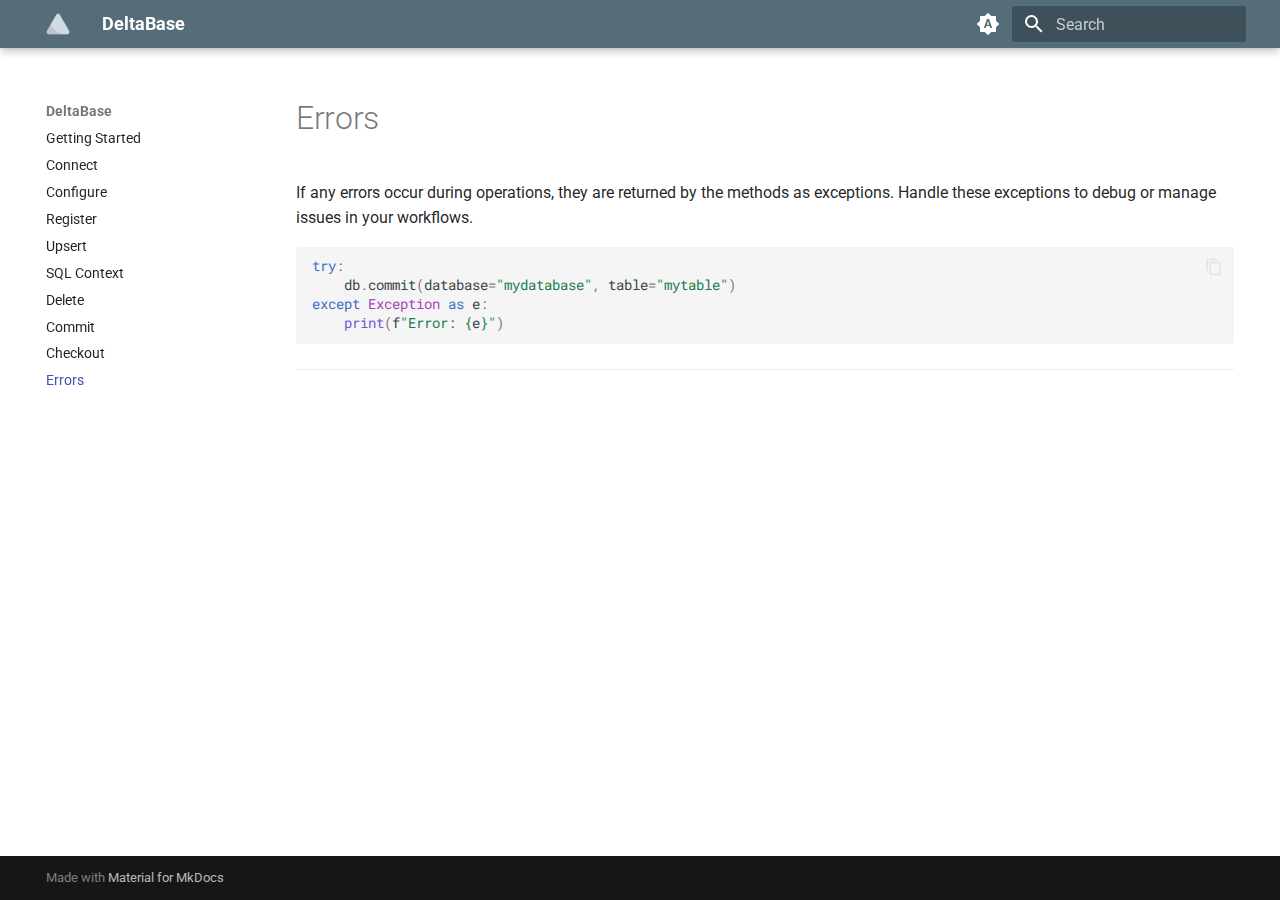
<file: errors/index.html>
<!doctype html>
<html lang="en" class="no-js">
  <head>
    
      <meta charset="utf-8">
      <meta name="viewport" content="width=device-width,initial-scale=1">
      
      
      
      
        <link rel="prev" href="../checkout/">
      
      
      
      <link rel="icon" href="../assets/favicon.png">
      <meta name="generator" content="mkdocs-1.6.0, mkdocs-material-9.5.31">
    
    
      
        <title>Errors - DeltaBase</title>
      
    
    
      <link rel="stylesheet" href="../assets/stylesheets/main.3cba04c6.min.css">
      
        
        <link rel="stylesheet" href="../assets/stylesheets/palette.06af60db.min.css">
      
      


    
    
      
    
    
      
        
        
        <link rel="preconnect" href="https://fonts.gstatic.com" crossorigin>
        <link rel="stylesheet" href="https://fonts.googleapis.com/css?family=Roboto:300,300i,400,400i,700,700i%7CRoboto+Mono:400,400i,700,700i&display=fallback">
        <style>:root{--md-text-font:"Roboto";--md-code-font:"Roboto Mono"}</style>
      
    
    
    <script>__md_scope=new URL("..",location),__md_hash=e=>[...e].reduce((e,_)=>(e<<5)-e+_.charCodeAt(0),0),__md_get=(e,_=localStorage,t=__md_scope)=>JSON.parse(_.getItem(t.pathname+"."+e)),__md_set=(e,_,t=localStorage,a=__md_scope)=>{try{t.setItem(a.pathname+"."+e,JSON.stringify(_))}catch(e){}}</script>
    
      

    
    
    
  </head>
  
  
    
    
      
    
    
    
    
    <body dir="ltr" data-md-color-scheme="default" data-md-color-primary="indigo" data-md-color-accent="indigo">
  
    
    <input class="md-toggle" data-md-toggle="drawer" type="checkbox" id="__drawer" autocomplete="off">
    <input class="md-toggle" data-md-toggle="search" type="checkbox" id="__search" autocomplete="off">
    <label class="md-overlay" for="__drawer"></label>
    <div data-md-component="skip">
      
    </div>
    <div data-md-component="announce">
      
    </div>
    
    
      

  

<header class="md-header md-header--shadow" data-md-component="header">
  <nav class="md-header__inner md-grid" aria-label="Header">
    <a href=".." title="DeltaBase" class="md-header__button md-logo" aria-label="DeltaBase" data-md-component="logo">
      
  <img src="../assets/logo.png" alt="logo">

    </a>
    <label class="md-header__button md-icon" for="__drawer">
      
      <svg xmlns="http://www.w3.org/2000/svg" viewBox="0 0 24 24"><path d="M3 6h18v2H3V6m0 5h18v2H3v-2m0 5h18v2H3v-2Z"/></svg>
    </label>
    <div class="md-header__title" data-md-component="header-title">
      <div class="md-header__ellipsis">
        <div class="md-header__topic">
          <span class="md-ellipsis">
            DeltaBase
          </span>
        </div>
        <div class="md-header__topic" data-md-component="header-topic">
          <span class="md-ellipsis">
            
              Errors
            
          </span>
        </div>
      </div>
    </div>
    
      
        <form class="md-header__option" data-md-component="palette">
  
    
    
    
    <input class="md-option" data-md-color-media="(prefers-color-scheme)" data-md-color-scheme="default" data-md-color-primary="indigo" data-md-color-accent="indigo"  aria-label="Switch to light mode"  type="radio" name="__palette" id="__palette_0">
    
      <label class="md-header__button md-icon" title="Switch to light mode" for="__palette_1" hidden>
        <svg xmlns="http://www.w3.org/2000/svg" viewBox="0 0 24 24"><path d="m14.3 16-.7-2h-3.2l-.7 2H7.8L11 7h2l3.2 9h-1.9M20 8.69V4h-4.69L12 .69 8.69 4H4v4.69L.69 12 4 15.31V20h4.69L12 23.31 15.31 20H20v-4.69L23.31 12 20 8.69m-9.15 3.96h2.3L12 9l-1.15 3.65Z"/></svg>
      </label>
    
  
    
    
    
    <input class="md-option" data-md-color-media="(prefers-color-scheme: light)" data-md-color-scheme="default" data-md-color-primary="blue-grey" data-md-color-accent="light-blue"  aria-label="Switch to dark mode"  type="radio" name="__palette" id="__palette_1">
    
      <label class="md-header__button md-icon" title="Switch to dark mode" for="__palette_2" hidden>
        <svg xmlns="http://www.w3.org/2000/svg" viewBox="0 0 24 24"><path d="M12 8a4 4 0 0 0-4 4 4 4 0 0 0 4 4 4 4 0 0 0 4-4 4 4 0 0 0-4-4m0 10a6 6 0 0 1-6-6 6 6 0 0 1 6-6 6 6 0 0 1 6 6 6 6 0 0 1-6 6m8-9.31V4h-4.69L12 .69 8.69 4H4v4.69L.69 12 4 15.31V20h4.69L12 23.31 15.31 20H20v-4.69L23.31 12 20 8.69Z"/></svg>
      </label>
    
  
    
    
    
    <input class="md-option" data-md-color-media="(prefers-color-scheme: dark)" data-md-color-scheme="slate" data-md-color-primary="blue-grey" data-md-color-accent="light-blue"  aria-label="Switch to system preference"  type="radio" name="__palette" id="__palette_2">
    
      <label class="md-header__button md-icon" title="Switch to system preference" for="__palette_0" hidden>
        <svg xmlns="http://www.w3.org/2000/svg" viewBox="0 0 24 24"><path d="M12 18c-.89 0-1.74-.2-2.5-.55C11.56 16.5 13 14.42 13 12c0-2.42-1.44-4.5-3.5-5.45C10.26 6.2 11.11 6 12 6a6 6 0 0 1 6 6 6 6 0 0 1-6 6m8-9.31V4h-4.69L12 .69 8.69 4H4v4.69L.69 12 4 15.31V20h4.69L12 23.31 15.31 20H20v-4.69L23.31 12 20 8.69Z"/></svg>
      </label>
    
  
</form>
      
    
    
      <script>var media,input,key,value,palette=__md_get("__palette");if(palette&&palette.color){"(prefers-color-scheme)"===palette.color.media&&(media=matchMedia("(prefers-color-scheme: light)"),input=document.querySelector(media.matches?"[data-md-color-media='(prefers-color-scheme: light)']":"[data-md-color-media='(prefers-color-scheme: dark)']"),palette.color.media=input.getAttribute("data-md-color-media"),palette.color.scheme=input.getAttribute("data-md-color-scheme"),palette.color.primary=input.getAttribute("data-md-color-primary"),palette.color.accent=input.getAttribute("data-md-color-accent"));for([key,value]of Object.entries(palette.color))document.body.setAttribute("data-md-color-"+key,value)}</script>
    
    
    
      <label class="md-header__button md-icon" for="__search">
        
        <svg xmlns="http://www.w3.org/2000/svg" viewBox="0 0 24 24"><path d="M9.5 3A6.5 6.5 0 0 1 16 9.5c0 1.61-.59 3.09-1.56 4.23l.27.27h.79l5 5-1.5 1.5-5-5v-.79l-.27-.27A6.516 6.516 0 0 1 9.5 16 6.5 6.5 0 0 1 3 9.5 6.5 6.5 0 0 1 9.5 3m0 2C7 5 5 7 5 9.5S7 14 9.5 14 14 12 14 9.5 12 5 9.5 5Z"/></svg>
      </label>
      <div class="md-search" data-md-component="search" role="dialog">
  <label class="md-search__overlay" for="__search"></label>
  <div class="md-search__inner" role="search">
    <form class="md-search__form" name="search">
      <input type="text" class="md-search__input" name="query" aria-label="Search" placeholder="Search" autocapitalize="off" autocorrect="off" autocomplete="off" spellcheck="false" data-md-component="search-query" required>
      <label class="md-search__icon md-icon" for="__search">
        
        <svg xmlns="http://www.w3.org/2000/svg" viewBox="0 0 24 24"><path d="M9.5 3A6.5 6.5 0 0 1 16 9.5c0 1.61-.59 3.09-1.56 4.23l.27.27h.79l5 5-1.5 1.5-5-5v-.79l-.27-.27A6.516 6.516 0 0 1 9.5 16 6.5 6.5 0 0 1 3 9.5 6.5 6.5 0 0 1 9.5 3m0 2C7 5 5 7 5 9.5S7 14 9.5 14 14 12 14 9.5 12 5 9.5 5Z"/></svg>
        
        <svg xmlns="http://www.w3.org/2000/svg" viewBox="0 0 24 24"><path d="M20 11v2H8l5.5 5.5-1.42 1.42L4.16 12l7.92-7.92L13.5 5.5 8 11h12Z"/></svg>
      </label>
      <nav class="md-search__options" aria-label="Search">
        
        <button type="reset" class="md-search__icon md-icon" title="Clear" aria-label="Clear" tabindex="-1">
          
          <svg xmlns="http://www.w3.org/2000/svg" viewBox="0 0 24 24"><path d="M19 6.41 17.59 5 12 10.59 6.41 5 5 6.41 10.59 12 5 17.59 6.41 19 12 13.41 17.59 19 19 17.59 13.41 12 19 6.41Z"/></svg>
        </button>
      </nav>
      
        <div class="md-search__suggest" data-md-component="search-suggest"></div>
      
    </form>
    <div class="md-search__output">
      <div class="md-search__scrollwrap" tabindex="0" data-md-scrollfix>
        <div class="md-search-result" data-md-component="search-result">
          <div class="md-search-result__meta">
            Initializing search
          </div>
          <ol class="md-search-result__list" role="presentation"></ol>
        </div>
      </div>
    </div>
  </div>
</div>
    
    
  </nav>
  
</header>
    
    <div class="md-container" data-md-component="container">
      
      
        
          
        
      
      <main class="md-main" data-md-component="main">
        <div class="md-main__inner md-grid">
          
            
              
              <div class="md-sidebar md-sidebar--primary" data-md-component="sidebar" data-md-type="navigation" >
                <div class="md-sidebar__scrollwrap">
                  <div class="md-sidebar__inner">
                    



  

<nav class="md-nav md-nav--primary md-nav--integrated" aria-label="Navigation" data-md-level="0">
  <label class="md-nav__title" for="__drawer">
    <a href=".." title="DeltaBase" class="md-nav__button md-logo" aria-label="DeltaBase" data-md-component="logo">
      
  <img src="../assets/logo.png" alt="logo">

    </a>
    DeltaBase
  </label>
  
  <ul class="md-nav__list" data-md-scrollfix>
    
      
      
  
  
  
  
    <li class="md-nav__item">
      <a href=".." class="md-nav__link">
        
  
  <span class="md-ellipsis">
    Getting Started
  </span>
  

      </a>
    </li>
  

    
      
      
  
  
  
  
    <li class="md-nav__item">
      <a href="../connect/" class="md-nav__link">
        
  
  <span class="md-ellipsis">
    Connect
  </span>
  

      </a>
    </li>
  

    
      
      
  
  
  
  
    <li class="md-nav__item">
      <a href="../configure/" class="md-nav__link">
        
  
  <span class="md-ellipsis">
    Configure
  </span>
  

      </a>
    </li>
  

    
      
      
  
  
  
  
    <li class="md-nav__item">
      <a href="../register/" class="md-nav__link">
        
  
  <span class="md-ellipsis">
    Register
  </span>
  

      </a>
    </li>
  

    
      
      
  
  
  
  
    <li class="md-nav__item">
      <a href="../upsert/" class="md-nav__link">
        
  
  <span class="md-ellipsis">
    Upsert
  </span>
  

      </a>
    </li>
  

    
      
      
  
  
  
  
    <li class="md-nav__item">
      <a href="../sql_context/" class="md-nav__link">
        
  
  <span class="md-ellipsis">
    SQL Context
  </span>
  

      </a>
    </li>
  

    
      
      
  
  
  
  
    <li class="md-nav__item">
      <a href="../delete/" class="md-nav__link">
        
  
  <span class="md-ellipsis">
    Delete
  </span>
  

      </a>
    </li>
  

    
      
      
  
  
  
  
    <li class="md-nav__item">
      <a href="../commit/" class="md-nav__link">
        
  
  <span class="md-ellipsis">
    Commit
  </span>
  

      </a>
    </li>
  

    
      
      
  
  
  
  
    <li class="md-nav__item">
      <a href="../checkout/" class="md-nav__link">
        
  
  <span class="md-ellipsis">
    Checkout
  </span>
  

      </a>
    </li>
  

    
      
      
  
  
    
  
  
  
    <li class="md-nav__item md-nav__item--active">
      
      <input class="md-nav__toggle md-toggle" type="checkbox" id="__toc">
      
      
      
      <a href="./" class="md-nav__link md-nav__link--active">
        
  
  <span class="md-ellipsis">
    Errors
  </span>
  

      </a>
      
    </li>
  

    
  </ul>
</nav>
                  </div>
                </div>
              </div>
            
            
          
          
            <div class="md-content" data-md-component="content">
              <article class="md-content__inner md-typeset">
                
                  


  <h1>Errors</h1>

<p>If any errors occur during operations, they are returned by the methods as exceptions. Handle these exceptions to debug or manage issues in your workflows.</p>
<div class="language-python highlight"><pre><span></span><code><span id="__span-0-1"><a id="__codelineno-0-1" name="__codelineno-0-1" href="#__codelineno-0-1"></a><span class="k">try</span><span class="p">:</span>
</span><span id="__span-0-2"><a id="__codelineno-0-2" name="__codelineno-0-2" href="#__codelineno-0-2"></a>    <span class="n">db</span><span class="o">.</span><span class="n">commit</span><span class="p">(</span><span class="n">database</span><span class="o">=</span><span class="s2">&quot;mydatabase&quot;</span><span class="p">,</span> <span class="n">table</span><span class="o">=</span><span class="s2">&quot;mytable&quot;</span><span class="p">)</span>
</span><span id="__span-0-3"><a id="__codelineno-0-3" name="__codelineno-0-3" href="#__codelineno-0-3"></a><span class="k">except</span> <span class="ne">Exception</span> <span class="k">as</span> <span class="n">e</span><span class="p">:</span>
</span><span id="__span-0-4"><a id="__codelineno-0-4" name="__codelineno-0-4" href="#__codelineno-0-4"></a>    <span class="nb">print</span><span class="p">(</span><span class="sa">f</span><span class="s2">&quot;Error: </span><span class="si">{</span><span class="n">e</span><span class="si">}</span><span class="s2">&quot;</span><span class="p">)</span>
</span></code></pre></div>
<hr />












                
              </article>
            </div>
          
          
<script>var target=document.getElementById(location.hash.slice(1));target&&target.name&&(target.checked=target.name.startsWith("__tabbed_"))</script>
        </div>
        
          <button type="button" class="md-top md-icon" data-md-component="top" hidden>
  
  <svg xmlns="http://www.w3.org/2000/svg" viewBox="0 0 24 24"><path d="M13 20h-2V8l-5.5 5.5-1.42-1.42L12 4.16l7.92 7.92-1.42 1.42L13 8v12Z"/></svg>
  Back to top
</button>
        
      </main>
      
        <footer class="md-footer">
  
  <div class="md-footer-meta md-typeset">
    <div class="md-footer-meta__inner md-grid">
      <div class="md-copyright">
  
  
    Made with
    <a href="https://squidfunk.github.io/mkdocs-material/" target="_blank" rel="noopener">
      Material for MkDocs
    </a>
  
</div>
      
    </div>
  </div>
</footer>
      
    </div>
    <div class="md-dialog" data-md-component="dialog">
      <div class="md-dialog__inner md-typeset"></div>
    </div>
    
    
    <script id="__config" type="application/json">{"base": "..", "features": ["navigation.sections", "toc.integrate", "navigation.top", "search.suggest", "search.highlight", "content.code.annotate", "content.code.copy"], "search": "../assets/javascripts/workers/search.b8dbb3d2.min.js", "translations": {"clipboard.copied": "Copied to clipboard", "clipboard.copy": "Copy to clipboard", "search.result.more.one": "1 more on this page", "search.result.more.other": "# more on this page", "search.result.none": "No matching documents", "search.result.one": "1 matching document", "search.result.other": "# matching documents", "search.result.placeholder": "Type to start searching", "search.result.term.missing": "Missing", "select.version": "Select version"}}</script>
    
    
      <script src="../assets/javascripts/bundle.fe8b6f2b.min.js"></script>
      
    
  </body>
</html>
</file>
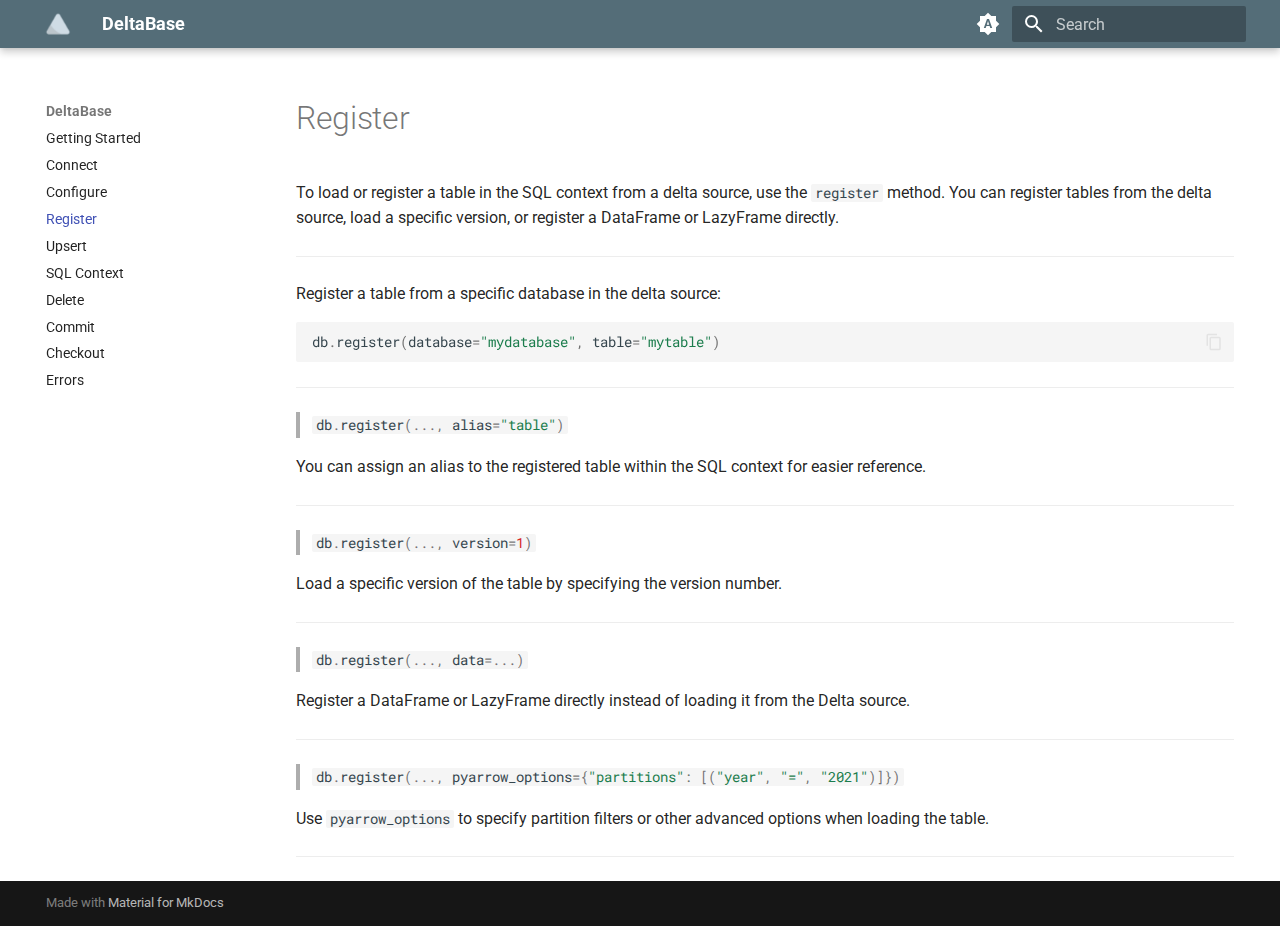
<file: register/index.html>
<!doctype html>
<html lang="en" class="no-js">
  <head>
    
      <meta charset="utf-8">
      <meta name="viewport" content="width=device-width,initial-scale=1">
      
      
      
      
        <link rel="prev" href="../configure/">
      
      
        <link rel="next" href="../upsert/">
      
      
      <link rel="icon" href="../assets/favicon.png">
      <meta name="generator" content="mkdocs-1.6.0, mkdocs-material-9.5.31">
    
    
      
        <title>Register - DeltaBase</title>
      
    
    
      <link rel="stylesheet" href="../assets/stylesheets/main.3cba04c6.min.css">
      
        
        <link rel="stylesheet" href="../assets/stylesheets/palette.06af60db.min.css">
      
      


    
    
      
    
    
      
        
        
        <link rel="preconnect" href="https://fonts.gstatic.com" crossorigin>
        <link rel="stylesheet" href="https://fonts.googleapis.com/css?family=Roboto:300,300i,400,400i,700,700i%7CRoboto+Mono:400,400i,700,700i&display=fallback">
        <style>:root{--md-text-font:"Roboto";--md-code-font:"Roboto Mono"}</style>
      
    
    
    <script>__md_scope=new URL("..",location),__md_hash=e=>[...e].reduce((e,_)=>(e<<5)-e+_.charCodeAt(0),0),__md_get=(e,_=localStorage,t=__md_scope)=>JSON.parse(_.getItem(t.pathname+"."+e)),__md_set=(e,_,t=localStorage,a=__md_scope)=>{try{t.setItem(a.pathname+"."+e,JSON.stringify(_))}catch(e){}}</script>
    
      

    
    
    
  </head>
  
  
    
    
      
    
    
    
    
    <body dir="ltr" data-md-color-scheme="default" data-md-color-primary="indigo" data-md-color-accent="indigo">
  
    
    <input class="md-toggle" data-md-toggle="drawer" type="checkbox" id="__drawer" autocomplete="off">
    <input class="md-toggle" data-md-toggle="search" type="checkbox" id="__search" autocomplete="off">
    <label class="md-overlay" for="__drawer"></label>
    <div data-md-component="skip">
      
    </div>
    <div data-md-component="announce">
      
    </div>
    
    
      

  

<header class="md-header md-header--shadow" data-md-component="header">
  <nav class="md-header__inner md-grid" aria-label="Header">
    <a href=".." title="DeltaBase" class="md-header__button md-logo" aria-label="DeltaBase" data-md-component="logo">
      
  <img src="../assets/logo.png" alt="logo">

    </a>
    <label class="md-header__button md-icon" for="__drawer">
      
      <svg xmlns="http://www.w3.org/2000/svg" viewBox="0 0 24 24"><path d="M3 6h18v2H3V6m0 5h18v2H3v-2m0 5h18v2H3v-2Z"/></svg>
    </label>
    <div class="md-header__title" data-md-component="header-title">
      <div class="md-header__ellipsis">
        <div class="md-header__topic">
          <span class="md-ellipsis">
            DeltaBase
          </span>
        </div>
        <div class="md-header__topic" data-md-component="header-topic">
          <span class="md-ellipsis">
            
              Register
            
          </span>
        </div>
      </div>
    </div>
    
      
        <form class="md-header__option" data-md-component="palette">
  
    
    
    
    <input class="md-option" data-md-color-media="(prefers-color-scheme)" data-md-color-scheme="default" data-md-color-primary="indigo" data-md-color-accent="indigo"  aria-label="Switch to light mode"  type="radio" name="__palette" id="__palette_0">
    
      <label class="md-header__button md-icon" title="Switch to light mode" for="__palette_1" hidden>
        <svg xmlns="http://www.w3.org/2000/svg" viewBox="0 0 24 24"><path d="m14.3 16-.7-2h-3.2l-.7 2H7.8L11 7h2l3.2 9h-1.9M20 8.69V4h-4.69L12 .69 8.69 4H4v4.69L.69 12 4 15.31V20h4.69L12 23.31 15.31 20H20v-4.69L23.31 12 20 8.69m-9.15 3.96h2.3L12 9l-1.15 3.65Z"/></svg>
      </label>
    
  
    
    
    
    <input class="md-option" data-md-color-media="(prefers-color-scheme: light)" data-md-color-scheme="default" data-md-color-primary="blue-grey" data-md-color-accent="light-blue"  aria-label="Switch to dark mode"  type="radio" name="__palette" id="__palette_1">
    
      <label class="md-header__button md-icon" title="Switch to dark mode" for="__palette_2" hidden>
        <svg xmlns="http://www.w3.org/2000/svg" viewBox="0 0 24 24"><path d="M12 8a4 4 0 0 0-4 4 4 4 0 0 0 4 4 4 4 0 0 0 4-4 4 4 0 0 0-4-4m0 10a6 6 0 0 1-6-6 6 6 0 0 1 6-6 6 6 0 0 1 6 6 6 6 0 0 1-6 6m8-9.31V4h-4.69L12 .69 8.69 4H4v4.69L.69 12 4 15.31V20h4.69L12 23.31 15.31 20H20v-4.69L23.31 12 20 8.69Z"/></svg>
      </label>
    
  
    
    
    
    <input class="md-option" data-md-color-media="(prefers-color-scheme: dark)" data-md-color-scheme="slate" data-md-color-primary="blue-grey" data-md-color-accent="light-blue"  aria-label="Switch to system preference"  type="radio" name="__palette" id="__palette_2">
    
      <label class="md-header__button md-icon" title="Switch to system preference" for="__palette_0" hidden>
        <svg xmlns="http://www.w3.org/2000/svg" viewBox="0 0 24 24"><path d="M12 18c-.89 0-1.74-.2-2.5-.55C11.56 16.5 13 14.42 13 12c0-2.42-1.44-4.5-3.5-5.45C10.26 6.2 11.11 6 12 6a6 6 0 0 1 6 6 6 6 0 0 1-6 6m8-9.31V4h-4.69L12 .69 8.69 4H4v4.69L.69 12 4 15.31V20h4.69L12 23.31 15.31 20H20v-4.69L23.31 12 20 8.69Z"/></svg>
      </label>
    
  
</form>
      
    
    
      <script>var media,input,key,value,palette=__md_get("__palette");if(palette&&palette.color){"(prefers-color-scheme)"===palette.color.media&&(media=matchMedia("(prefers-color-scheme: light)"),input=document.querySelector(media.matches?"[data-md-color-media='(prefers-color-scheme: light)']":"[data-md-color-media='(prefers-color-scheme: dark)']"),palette.color.media=input.getAttribute("data-md-color-media"),palette.color.scheme=input.getAttribute("data-md-color-scheme"),palette.color.primary=input.getAttribute("data-md-color-primary"),palette.color.accent=input.getAttribute("data-md-color-accent"));for([key,value]of Object.entries(palette.color))document.body.setAttribute("data-md-color-"+key,value)}</script>
    
    
    
      <label class="md-header__button md-icon" for="__search">
        
        <svg xmlns="http://www.w3.org/2000/svg" viewBox="0 0 24 24"><path d="M9.5 3A6.5 6.5 0 0 1 16 9.5c0 1.61-.59 3.09-1.56 4.23l.27.27h.79l5 5-1.5 1.5-5-5v-.79l-.27-.27A6.516 6.516 0 0 1 9.5 16 6.5 6.5 0 0 1 3 9.5 6.5 6.5 0 0 1 9.5 3m0 2C7 5 5 7 5 9.5S7 14 9.5 14 14 12 14 9.5 12 5 9.5 5Z"/></svg>
      </label>
      <div class="md-search" data-md-component="search" role="dialog">
  <label class="md-search__overlay" for="__search"></label>
  <div class="md-search__inner" role="search">
    <form class="md-search__form" name="search">
      <input type="text" class="md-search__input" name="query" aria-label="Search" placeholder="Search" autocapitalize="off" autocorrect="off" autocomplete="off" spellcheck="false" data-md-component="search-query" required>
      <label class="md-search__icon md-icon" for="__search">
        
        <svg xmlns="http://www.w3.org/2000/svg" viewBox="0 0 24 24"><path d="M9.5 3A6.5 6.5 0 0 1 16 9.5c0 1.61-.59 3.09-1.56 4.23l.27.27h.79l5 5-1.5 1.5-5-5v-.79l-.27-.27A6.516 6.516 0 0 1 9.5 16 6.5 6.5 0 0 1 3 9.5 6.5 6.5 0 0 1 9.5 3m0 2C7 5 5 7 5 9.5S7 14 9.5 14 14 12 14 9.5 12 5 9.5 5Z"/></svg>
        
        <svg xmlns="http://www.w3.org/2000/svg" viewBox="0 0 24 24"><path d="M20 11v2H8l5.5 5.5-1.42 1.42L4.16 12l7.92-7.92L13.5 5.5 8 11h12Z"/></svg>
      </label>
      <nav class="md-search__options" aria-label="Search">
        
        <button type="reset" class="md-search__icon md-icon" title="Clear" aria-label="Clear" tabindex="-1">
          
          <svg xmlns="http://www.w3.org/2000/svg" viewBox="0 0 24 24"><path d="M19 6.41 17.59 5 12 10.59 6.41 5 5 6.41 10.59 12 5 17.59 6.41 19 12 13.41 17.59 19 19 17.59 13.41 12 19 6.41Z"/></svg>
        </button>
      </nav>
      
        <div class="md-search__suggest" data-md-component="search-suggest"></div>
      
    </form>
    <div class="md-search__output">
      <div class="md-search__scrollwrap" tabindex="0" data-md-scrollfix>
        <div class="md-search-result" data-md-component="search-result">
          <div class="md-search-result__meta">
            Initializing search
          </div>
          <ol class="md-search-result__list" role="presentation"></ol>
        </div>
      </div>
    </div>
  </div>
</div>
    
    
  </nav>
  
</header>
    
    <div class="md-container" data-md-component="container">
      
      
        
          
        
      
      <main class="md-main" data-md-component="main">
        <div class="md-main__inner md-grid">
          
            
              
              <div class="md-sidebar md-sidebar--primary" data-md-component="sidebar" data-md-type="navigation" >
                <div class="md-sidebar__scrollwrap">
                  <div class="md-sidebar__inner">
                    



  

<nav class="md-nav md-nav--primary md-nav--integrated" aria-label="Navigation" data-md-level="0">
  <label class="md-nav__title" for="__drawer">
    <a href=".." title="DeltaBase" class="md-nav__button md-logo" aria-label="DeltaBase" data-md-component="logo">
      
  <img src="../assets/logo.png" alt="logo">

    </a>
    DeltaBase
  </label>
  
  <ul class="md-nav__list" data-md-scrollfix>
    
      
      
  
  
  
  
    <li class="md-nav__item">
      <a href=".." class="md-nav__link">
        
  
  <span class="md-ellipsis">
    Getting Started
  </span>
  

      </a>
    </li>
  

    
      
      
  
  
  
  
    <li class="md-nav__item">
      <a href="../connect/" class="md-nav__link">
        
  
  <span class="md-ellipsis">
    Connect
  </span>
  

      </a>
    </li>
  

    
      
      
  
  
  
  
    <li class="md-nav__item">
      <a href="../configure/" class="md-nav__link">
        
  
  <span class="md-ellipsis">
    Configure
  </span>
  

      </a>
    </li>
  

    
      
      
  
  
    
  
  
  
    <li class="md-nav__item md-nav__item--active">
      
      <input class="md-nav__toggle md-toggle" type="checkbox" id="__toc">
      
      
      
      <a href="./" class="md-nav__link md-nav__link--active">
        
  
  <span class="md-ellipsis">
    Register
  </span>
  

      </a>
      
    </li>
  

    
      
      
  
  
  
  
    <li class="md-nav__item">
      <a href="../upsert/" class="md-nav__link">
        
  
  <span class="md-ellipsis">
    Upsert
  </span>
  

      </a>
    </li>
  

    
      
      
  
  
  
  
    <li class="md-nav__item">
      <a href="../sql_context/" class="md-nav__link">
        
  
  <span class="md-ellipsis">
    SQL Context
  </span>
  

      </a>
    </li>
  

    
      
      
  
  
  
  
    <li class="md-nav__item">
      <a href="../delete/" class="md-nav__link">
        
  
  <span class="md-ellipsis">
    Delete
  </span>
  

      </a>
    </li>
  

    
      
      
  
  
  
  
    <li class="md-nav__item">
      <a href="../commit/" class="md-nav__link">
        
  
  <span class="md-ellipsis">
    Commit
  </span>
  

      </a>
    </li>
  

    
      
      
  
  
  
  
    <li class="md-nav__item">
      <a href="../checkout/" class="md-nav__link">
        
  
  <span class="md-ellipsis">
    Checkout
  </span>
  

      </a>
    </li>
  

    
      
      
  
  
  
  
    <li class="md-nav__item">
      <a href="../errors/" class="md-nav__link">
        
  
  <span class="md-ellipsis">
    Errors
  </span>
  

      </a>
    </li>
  

    
  </ul>
</nav>
                  </div>
                </div>
              </div>
            
            
          
          
            <div class="md-content" data-md-component="content">
              <article class="md-content__inner md-typeset">
                
                  


  <h1>Register</h1>

<p>To load or register a table in the SQL context from a delta source, use the <code>register</code> method. You can register tables from the delta source, load a specific version, or register a DataFrame or LazyFrame directly.</p>
<hr />
<p>Register a table from a specific database in the delta source:</p>
<div class="language-python highlight"><pre><span></span><code><span id="__span-0-1"><a id="__codelineno-0-1" name="__codelineno-0-1" href="#__codelineno-0-1"></a><span class="n">db</span><span class="o">.</span><span class="n">register</span><span class="p">(</span><span class="n">database</span><span class="o">=</span><span class="s2">&quot;mydatabase&quot;</span><span class="p">,</span> <span class="n">table</span><span class="o">=</span><span class="s2">&quot;mytable&quot;</span><span class="p">)</span>
</span></code></pre></div>
<hr />
<blockquote>
<p><code class="language-python highlight"><span class="n">db</span><span class="o">.</span><span class="n">register</span><span class="p">(</span><span class="o">...</span><span class="p">,</span> <span class="n">alias</span><span class="o">=</span><span class="s2">&quot;table&quot;</span><span class="p">)</span></code></p>
</blockquote>
<p>You can assign an alias to the registered table within the SQL context for easier reference.</p>
<hr />
<blockquote>
<p><code class="language-python highlight"><span class="n">db</span><span class="o">.</span><span class="n">register</span><span class="p">(</span><span class="o">...</span><span class="p">,</span> <span class="n">version</span><span class="o">=</span><span class="mi">1</span><span class="p">)</span></code></p>
</blockquote>
<p>Load a specific version of the table by specifying the version number.</p>
<hr />
<blockquote>
<p><code class="language-python highlight"><span class="n">db</span><span class="o">.</span><span class="n">register</span><span class="p">(</span><span class="o">...</span><span class="p">,</span> <span class="n">data</span><span class="o">=...</span><span class="p">)</span></code></p>
</blockquote>
<p>Register a DataFrame or LazyFrame directly instead of loading it from the Delta source.</p>
<hr />
<blockquote>
<p><code class="language-python highlight"><span class="n">db</span><span class="o">.</span><span class="n">register</span><span class="p">(</span><span class="o">...</span><span class="p">,</span> <span class="n">pyarrow_options</span><span class="o">=</span><span class="p">{</span><span class="s2">&quot;partitions&quot;</span><span class="p">:</span> <span class="p">[(</span><span class="s2">&quot;year&quot;</span><span class="p">,</span> <span class="s2">&quot;=&quot;</span><span class="p">,</span> <span class="s2">&quot;2021&quot;</span><span class="p">)]})</span></code></p>
</blockquote>
<p>Use <code>pyarrow_options</code> to specify partition filters or other advanced options when loading the table.</p>
<hr />












                
              </article>
            </div>
          
          
<script>var target=document.getElementById(location.hash.slice(1));target&&target.name&&(target.checked=target.name.startsWith("__tabbed_"))</script>
        </div>
        
          <button type="button" class="md-top md-icon" data-md-component="top" hidden>
  
  <svg xmlns="http://www.w3.org/2000/svg" viewBox="0 0 24 24"><path d="M13 20h-2V8l-5.5 5.5-1.42-1.42L12 4.16l7.92 7.92-1.42 1.42L13 8v12Z"/></svg>
  Back to top
</button>
        
      </main>
      
        <footer class="md-footer">
  
  <div class="md-footer-meta md-typeset">
    <div class="md-footer-meta__inner md-grid">
      <div class="md-copyright">
  
  
    Made with
    <a href="https://squidfunk.github.io/mkdocs-material/" target="_blank" rel="noopener">
      Material for MkDocs
    </a>
  
</div>
      
    </div>
  </div>
</footer>
      
    </div>
    <div class="md-dialog" data-md-component="dialog">
      <div class="md-dialog__inner md-typeset"></div>
    </div>
    
    
    <script id="__config" type="application/json">{"base": "..", "features": ["navigation.sections", "toc.integrate", "navigation.top", "search.suggest", "search.highlight", "content.code.annotate", "content.code.copy"], "search": "../assets/javascripts/workers/search.b8dbb3d2.min.js", "translations": {"clipboard.copied": "Copied to clipboard", "clipboard.copy": "Copy to clipboard", "search.result.more.one": "1 more on this page", "search.result.more.other": "# more on this page", "search.result.none": "No matching documents", "search.result.one": "1 matching document", "search.result.other": "# matching documents", "search.result.placeholder": "Type to start searching", "search.result.term.missing": "Missing", "select.version": "Select version"}}</script>
    
    
      <script src="../assets/javascripts/bundle.fe8b6f2b.min.js"></script>
      
    
  </body>
</html>
</file>
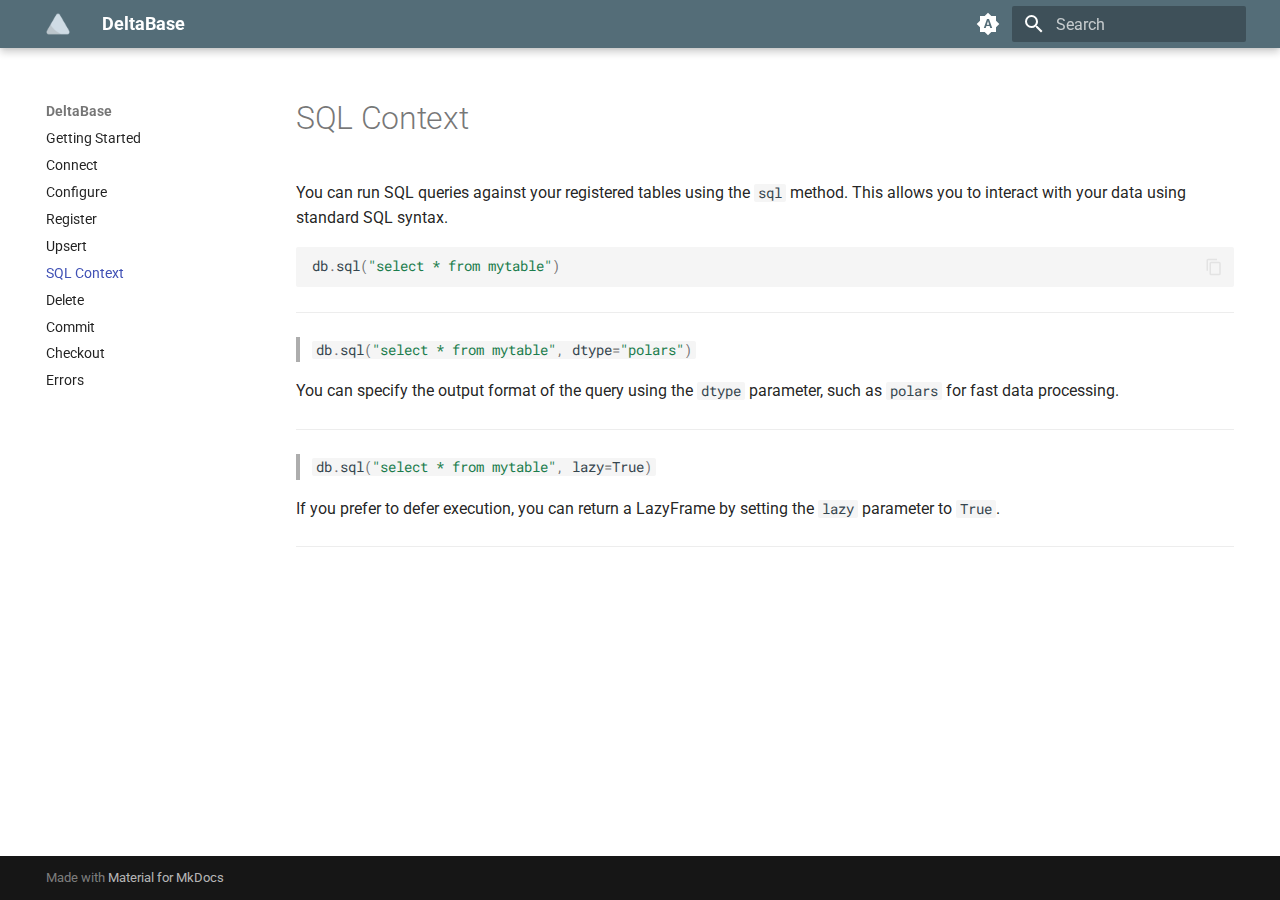
<file: sql_context/index.html>
<!doctype html>
<html lang="en" class="no-js">
  <head>
    
      <meta charset="utf-8">
      <meta name="viewport" content="width=device-width,initial-scale=1">
      
      
      
      
        <link rel="prev" href="../upsert/">
      
      
        <link rel="next" href="../delete/">
      
      
      <link rel="icon" href="../assets/favicon.png">
      <meta name="generator" content="mkdocs-1.6.0, mkdocs-material-9.5.31">
    
    
      
        <title>SQL Context - DeltaBase</title>
      
    
    
      <link rel="stylesheet" href="../assets/stylesheets/main.3cba04c6.min.css">
      
        
        <link rel="stylesheet" href="../assets/stylesheets/palette.06af60db.min.css">
      
      


    
    
      
    
    
      
        
        
        <link rel="preconnect" href="https://fonts.gstatic.com" crossorigin>
        <link rel="stylesheet" href="https://fonts.googleapis.com/css?family=Roboto:300,300i,400,400i,700,700i%7CRoboto+Mono:400,400i,700,700i&display=fallback">
        <style>:root{--md-text-font:"Roboto";--md-code-font:"Roboto Mono"}</style>
      
    
    
    <script>__md_scope=new URL("..",location),__md_hash=e=>[...e].reduce((e,_)=>(e<<5)-e+_.charCodeAt(0),0),__md_get=(e,_=localStorage,t=__md_scope)=>JSON.parse(_.getItem(t.pathname+"."+e)),__md_set=(e,_,t=localStorage,a=__md_scope)=>{try{t.setItem(a.pathname+"."+e,JSON.stringify(_))}catch(e){}}</script>
    
      

    
    
    
  </head>
  
  
    
    
      
    
    
    
    
    <body dir="ltr" data-md-color-scheme="default" data-md-color-primary="indigo" data-md-color-accent="indigo">
  
    
    <input class="md-toggle" data-md-toggle="drawer" type="checkbox" id="__drawer" autocomplete="off">
    <input class="md-toggle" data-md-toggle="search" type="checkbox" id="__search" autocomplete="off">
    <label class="md-overlay" for="__drawer"></label>
    <div data-md-component="skip">
      
    </div>
    <div data-md-component="announce">
      
    </div>
    
    
      

  

<header class="md-header md-header--shadow" data-md-component="header">
  <nav class="md-header__inner md-grid" aria-label="Header">
    <a href=".." title="DeltaBase" class="md-header__button md-logo" aria-label="DeltaBase" data-md-component="logo">
      
  <img src="../assets/logo.png" alt="logo">

    </a>
    <label class="md-header__button md-icon" for="__drawer">
      
      <svg xmlns="http://www.w3.org/2000/svg" viewBox="0 0 24 24"><path d="M3 6h18v2H3V6m0 5h18v2H3v-2m0 5h18v2H3v-2Z"/></svg>
    </label>
    <div class="md-header__title" data-md-component="header-title">
      <div class="md-header__ellipsis">
        <div class="md-header__topic">
          <span class="md-ellipsis">
            DeltaBase
          </span>
        </div>
        <div class="md-header__topic" data-md-component="header-topic">
          <span class="md-ellipsis">
            
              SQL Context
            
          </span>
        </div>
      </div>
    </div>
    
      
        <form class="md-header__option" data-md-component="palette">
  
    
    
    
    <input class="md-option" data-md-color-media="(prefers-color-scheme)" data-md-color-scheme="default" data-md-color-primary="indigo" data-md-color-accent="indigo"  aria-label="Switch to light mode"  type="radio" name="__palette" id="__palette_0">
    
      <label class="md-header__button md-icon" title="Switch to light mode" for="__palette_1" hidden>
        <svg xmlns="http://www.w3.org/2000/svg" viewBox="0 0 24 24"><path d="m14.3 16-.7-2h-3.2l-.7 2H7.8L11 7h2l3.2 9h-1.9M20 8.69V4h-4.69L12 .69 8.69 4H4v4.69L.69 12 4 15.31V20h4.69L12 23.31 15.31 20H20v-4.69L23.31 12 20 8.69m-9.15 3.96h2.3L12 9l-1.15 3.65Z"/></svg>
      </label>
    
  
    
    
    
    <input class="md-option" data-md-color-media="(prefers-color-scheme: light)" data-md-color-scheme="default" data-md-color-primary="blue-grey" data-md-color-accent="light-blue"  aria-label="Switch to dark mode"  type="radio" name="__palette" id="__palette_1">
    
      <label class="md-header__button md-icon" title="Switch to dark mode" for="__palette_2" hidden>
        <svg xmlns="http://www.w3.org/2000/svg" viewBox="0 0 24 24"><path d="M12 8a4 4 0 0 0-4 4 4 4 0 0 0 4 4 4 4 0 0 0 4-4 4 4 0 0 0-4-4m0 10a6 6 0 0 1-6-6 6 6 0 0 1 6-6 6 6 0 0 1 6 6 6 6 0 0 1-6 6m8-9.31V4h-4.69L12 .69 8.69 4H4v4.69L.69 12 4 15.31V20h4.69L12 23.31 15.31 20H20v-4.69L23.31 12 20 8.69Z"/></svg>
      </label>
    
  
    
    
    
    <input class="md-option" data-md-color-media="(prefers-color-scheme: dark)" data-md-color-scheme="slate" data-md-color-primary="blue-grey" data-md-color-accent="light-blue"  aria-label="Switch to system preference"  type="radio" name="__palette" id="__palette_2">
    
      <label class="md-header__button md-icon" title="Switch to system preference" for="__palette_0" hidden>
        <svg xmlns="http://www.w3.org/2000/svg" viewBox="0 0 24 24"><path d="M12 18c-.89 0-1.74-.2-2.5-.55C11.56 16.5 13 14.42 13 12c0-2.42-1.44-4.5-3.5-5.45C10.26 6.2 11.11 6 12 6a6 6 0 0 1 6 6 6 6 0 0 1-6 6m8-9.31V4h-4.69L12 .69 8.69 4H4v4.69L.69 12 4 15.31V20h4.69L12 23.31 15.31 20H20v-4.69L23.31 12 20 8.69Z"/></svg>
      </label>
    
  
</form>
      
    
    
      <script>var media,input,key,value,palette=__md_get("__palette");if(palette&&palette.color){"(prefers-color-scheme)"===palette.color.media&&(media=matchMedia("(prefers-color-scheme: light)"),input=document.querySelector(media.matches?"[data-md-color-media='(prefers-color-scheme: light)']":"[data-md-color-media='(prefers-color-scheme: dark)']"),palette.color.media=input.getAttribute("data-md-color-media"),palette.color.scheme=input.getAttribute("data-md-color-scheme"),palette.color.primary=input.getAttribute("data-md-color-primary"),palette.color.accent=input.getAttribute("data-md-color-accent"));for([key,value]of Object.entries(palette.color))document.body.setAttribute("data-md-color-"+key,value)}</script>
    
    
    
      <label class="md-header__button md-icon" for="__search">
        
        <svg xmlns="http://www.w3.org/2000/svg" viewBox="0 0 24 24"><path d="M9.5 3A6.5 6.5 0 0 1 16 9.5c0 1.61-.59 3.09-1.56 4.23l.27.27h.79l5 5-1.5 1.5-5-5v-.79l-.27-.27A6.516 6.516 0 0 1 9.5 16 6.5 6.5 0 0 1 3 9.5 6.5 6.5 0 0 1 9.5 3m0 2C7 5 5 7 5 9.5S7 14 9.5 14 14 12 14 9.5 12 5 9.5 5Z"/></svg>
      </label>
      <div class="md-search" data-md-component="search" role="dialog">
  <label class="md-search__overlay" for="__search"></label>
  <div class="md-search__inner" role="search">
    <form class="md-search__form" name="search">
      <input type="text" class="md-search__input" name="query" aria-label="Search" placeholder="Search" autocapitalize="off" autocorrect="off" autocomplete="off" spellcheck="false" data-md-component="search-query" required>
      <label class="md-search__icon md-icon" for="__search">
        
        <svg xmlns="http://www.w3.org/2000/svg" viewBox="0 0 24 24"><path d="M9.5 3A6.5 6.5 0 0 1 16 9.5c0 1.61-.59 3.09-1.56 4.23l.27.27h.79l5 5-1.5 1.5-5-5v-.79l-.27-.27A6.516 6.516 0 0 1 9.5 16 6.5 6.5 0 0 1 3 9.5 6.5 6.5 0 0 1 9.5 3m0 2C7 5 5 7 5 9.5S7 14 9.5 14 14 12 14 9.5 12 5 9.5 5Z"/></svg>
        
        <svg xmlns="http://www.w3.org/2000/svg" viewBox="0 0 24 24"><path d="M20 11v2H8l5.5 5.5-1.42 1.42L4.16 12l7.92-7.92L13.5 5.5 8 11h12Z"/></svg>
      </label>
      <nav class="md-search__options" aria-label="Search">
        
        <button type="reset" class="md-search__icon md-icon" title="Clear" aria-label="Clear" tabindex="-1">
          
          <svg xmlns="http://www.w3.org/2000/svg" viewBox="0 0 24 24"><path d="M19 6.41 17.59 5 12 10.59 6.41 5 5 6.41 10.59 12 5 17.59 6.41 19 12 13.41 17.59 19 19 17.59 13.41 12 19 6.41Z"/></svg>
        </button>
      </nav>
      
        <div class="md-search__suggest" data-md-component="search-suggest"></div>
      
    </form>
    <div class="md-search__output">
      <div class="md-search__scrollwrap" tabindex="0" data-md-scrollfix>
        <div class="md-search-result" data-md-component="search-result">
          <div class="md-search-result__meta">
            Initializing search
          </div>
          <ol class="md-search-result__list" role="presentation"></ol>
        </div>
      </div>
    </div>
  </div>
</div>
    
    
  </nav>
  
</header>
    
    <div class="md-container" data-md-component="container">
      
      
        
          
        
      
      <main class="md-main" data-md-component="main">
        <div class="md-main__inner md-grid">
          
            
              
              <div class="md-sidebar md-sidebar--primary" data-md-component="sidebar" data-md-type="navigation" >
                <div class="md-sidebar__scrollwrap">
                  <div class="md-sidebar__inner">
                    



  

<nav class="md-nav md-nav--primary md-nav--integrated" aria-label="Navigation" data-md-level="0">
  <label class="md-nav__title" for="__drawer">
    <a href=".." title="DeltaBase" class="md-nav__button md-logo" aria-label="DeltaBase" data-md-component="logo">
      
  <img src="../assets/logo.png" alt="logo">

    </a>
    DeltaBase
  </label>
  
  <ul class="md-nav__list" data-md-scrollfix>
    
      
      
  
  
  
  
    <li class="md-nav__item">
      <a href=".." class="md-nav__link">
        
  
  <span class="md-ellipsis">
    Getting Started
  </span>
  

      </a>
    </li>
  

    
      
      
  
  
  
  
    <li class="md-nav__item">
      <a href="../connect/" class="md-nav__link">
        
  
  <span class="md-ellipsis">
    Connect
  </span>
  

      </a>
    </li>
  

    
      
      
  
  
  
  
    <li class="md-nav__item">
      <a href="../configure/" class="md-nav__link">
        
  
  <span class="md-ellipsis">
    Configure
  </span>
  

      </a>
    </li>
  

    
      
      
  
  
  
  
    <li class="md-nav__item">
      <a href="../register/" class="md-nav__link">
        
  
  <span class="md-ellipsis">
    Register
  </span>
  

      </a>
    </li>
  

    
      
      
  
  
  
  
    <li class="md-nav__item">
      <a href="../upsert/" class="md-nav__link">
        
  
  <span class="md-ellipsis">
    Upsert
  </span>
  

      </a>
    </li>
  

    
      
      
  
  
    
  
  
  
    <li class="md-nav__item md-nav__item--active">
      
      <input class="md-nav__toggle md-toggle" type="checkbox" id="__toc">
      
      
      
      <a href="./" class="md-nav__link md-nav__link--active">
        
  
  <span class="md-ellipsis">
    SQL Context
  </span>
  

      </a>
      
    </li>
  

    
      
      
  
  
  
  
    <li class="md-nav__item">
      <a href="../delete/" class="md-nav__link">
        
  
  <span class="md-ellipsis">
    Delete
  </span>
  

      </a>
    </li>
  

    
      
      
  
  
  
  
    <li class="md-nav__item">
      <a href="../commit/" class="md-nav__link">
        
  
  <span class="md-ellipsis">
    Commit
  </span>
  

      </a>
    </li>
  

    
      
      
  
  
  
  
    <li class="md-nav__item">
      <a href="../checkout/" class="md-nav__link">
        
  
  <span class="md-ellipsis">
    Checkout
  </span>
  

      </a>
    </li>
  

    
      
      
  
  
  
  
    <li class="md-nav__item">
      <a href="../errors/" class="md-nav__link">
        
  
  <span class="md-ellipsis">
    Errors
  </span>
  

      </a>
    </li>
  

    
  </ul>
</nav>
                  </div>
                </div>
              </div>
            
            
          
          
            <div class="md-content" data-md-component="content">
              <article class="md-content__inner md-typeset">
                
                  


  <h1>SQL Context</h1>

<p>You can run SQL queries against your registered tables using the <code>sql</code> method. This allows you to interact with your data using standard SQL syntax.</p>
<div class="language-python highlight"><pre><span></span><code><span id="__span-0-1"><a id="__codelineno-0-1" name="__codelineno-0-1" href="#__codelineno-0-1"></a><span class="n">db</span><span class="o">.</span><span class="n">sql</span><span class="p">(</span><span class="s2">&quot;select * from mytable&quot;</span><span class="p">)</span>
</span></code></pre></div>
<hr />
<blockquote>
<p><code class="language-python highlight"><span class="n">db</span><span class="o">.</span><span class="n">sql</span><span class="p">(</span><span class="s2">&quot;select * from mytable&quot;</span><span class="p">,</span> <span class="n">dtype</span><span class="o">=</span><span class="s2">&quot;polars&quot;</span><span class="p">)</span></code></p>
</blockquote>
<p>You can specify the output format of the query using the <code>dtype</code> parameter, such as <code>polars</code> for fast data processing.</p>
<hr />
<blockquote>
<p><code class="language-python highlight"><span class="n">db</span><span class="o">.</span><span class="n">sql</span><span class="p">(</span><span class="s2">&quot;select * from mytable&quot;</span><span class="p">,</span> <span class="n">lazy</span><span class="o">=</span><span class="kc">True</span><span class="p">)</span></code></p>
</blockquote>
<p>If you prefer to defer execution, you can return a LazyFrame by setting the <code>lazy</code> parameter to <code>True</code>.</p>
<hr />












                
              </article>
            </div>
          
          
<script>var target=document.getElementById(location.hash.slice(1));target&&target.name&&(target.checked=target.name.startsWith("__tabbed_"))</script>
        </div>
        
          <button type="button" class="md-top md-icon" data-md-component="top" hidden>
  
  <svg xmlns="http://www.w3.org/2000/svg" viewBox="0 0 24 24"><path d="M13 20h-2V8l-5.5 5.5-1.42-1.42L12 4.16l7.92 7.92-1.42 1.42L13 8v12Z"/></svg>
  Back to top
</button>
        
      </main>
      
        <footer class="md-footer">
  
  <div class="md-footer-meta md-typeset">
    <div class="md-footer-meta__inner md-grid">
      <div class="md-copyright">
  
  
    Made with
    <a href="https://squidfunk.github.io/mkdocs-material/" target="_blank" rel="noopener">
      Material for MkDocs
    </a>
  
</div>
      
    </div>
  </div>
</footer>
      
    </div>
    <div class="md-dialog" data-md-component="dialog">
      <div class="md-dialog__inner md-typeset"></div>
    </div>
    
    
    <script id="__config" type="application/json">{"base": "..", "features": ["navigation.sections", "toc.integrate", "navigation.top", "search.suggest", "search.highlight", "content.code.annotate", "content.code.copy"], "search": "../assets/javascripts/workers/search.b8dbb3d2.min.js", "translations": {"clipboard.copied": "Copied to clipboard", "clipboard.copy": "Copy to clipboard", "search.result.more.one": "1 more on this page", "search.result.more.other": "# more on this page", "search.result.none": "No matching documents", "search.result.one": "1 matching document", "search.result.other": "# matching documents", "search.result.placeholder": "Type to start searching", "search.result.term.missing": "Missing", "select.version": "Select version"}}</script>
    
    
      <script src="../assets/javascripts/bundle.fe8b6f2b.min.js"></script>
      
    
  </body>
</html>
</file>
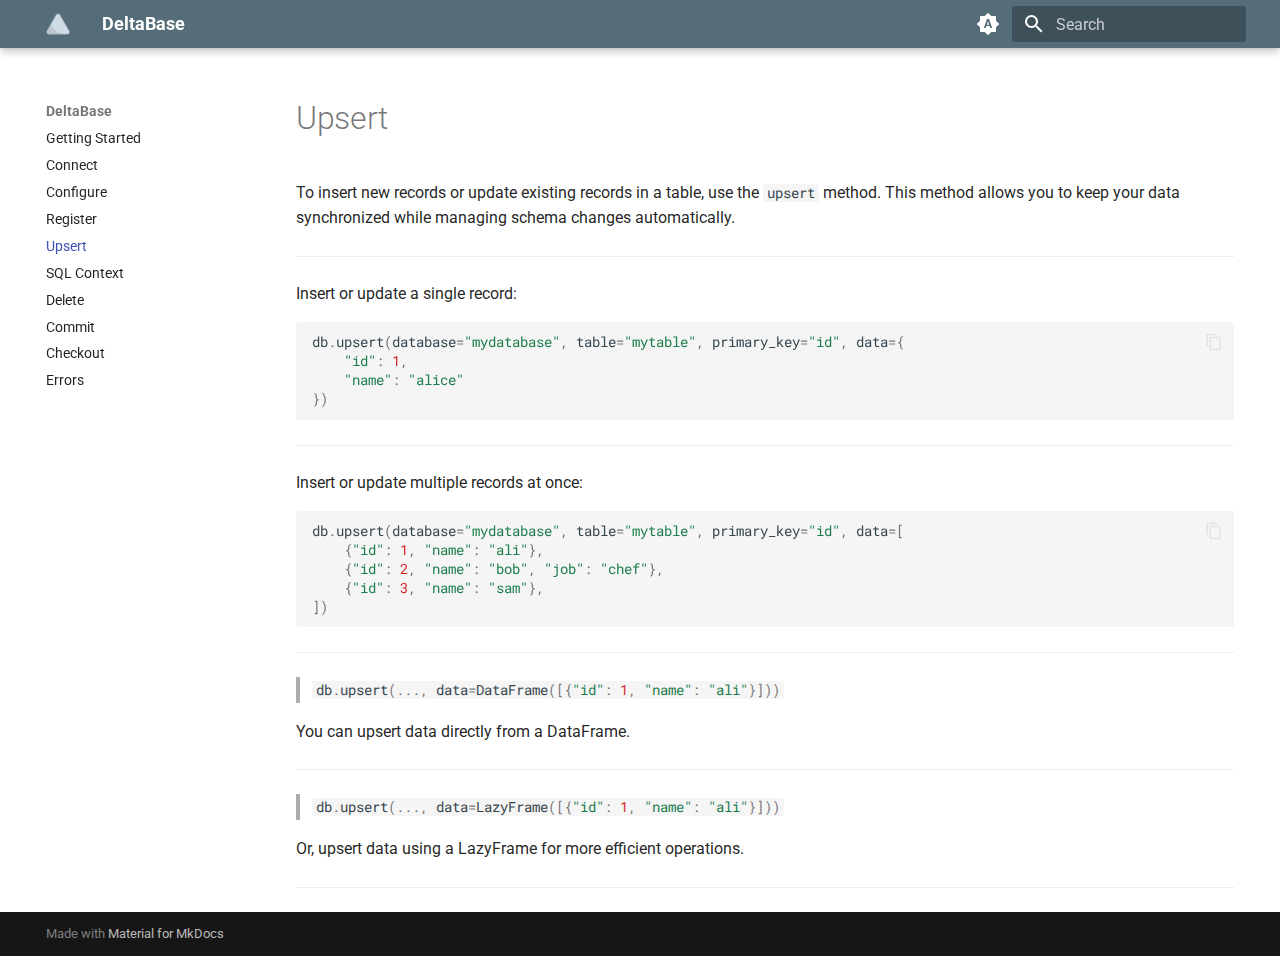
<file: upsert/index.html>
<!doctype html>
<html lang="en" class="no-js">
  <head>
    
      <meta charset="utf-8">
      <meta name="viewport" content="width=device-width,initial-scale=1">
      
      
      
      
        <link rel="prev" href="../register/">
      
      
        <link rel="next" href="../sql_context/">
      
      
      <link rel="icon" href="../assets/favicon.png">
      <meta name="generator" content="mkdocs-1.6.0, mkdocs-material-9.5.31">
    
    
      
        <title>Upsert - DeltaBase</title>
      
    
    
      <link rel="stylesheet" href="../assets/stylesheets/main.3cba04c6.min.css">
      
        
        <link rel="stylesheet" href="../assets/stylesheets/palette.06af60db.min.css">
      
      


    
    
      
    
    
      
        
        
        <link rel="preconnect" href="https://fonts.gstatic.com" crossorigin>
        <link rel="stylesheet" href="https://fonts.googleapis.com/css?family=Roboto:300,300i,400,400i,700,700i%7CRoboto+Mono:400,400i,700,700i&display=fallback">
        <style>:root{--md-text-font:"Roboto";--md-code-font:"Roboto Mono"}</style>
      
    
    
    <script>__md_scope=new URL("..",location),__md_hash=e=>[...e].reduce((e,_)=>(e<<5)-e+_.charCodeAt(0),0),__md_get=(e,_=localStorage,t=__md_scope)=>JSON.parse(_.getItem(t.pathname+"."+e)),__md_set=(e,_,t=localStorage,a=__md_scope)=>{try{t.setItem(a.pathname+"."+e,JSON.stringify(_))}catch(e){}}</script>
    
      

    
    
    
  </head>
  
  
    
    
      
    
    
    
    
    <body dir="ltr" data-md-color-scheme="default" data-md-color-primary="indigo" data-md-color-accent="indigo">
  
    
    <input class="md-toggle" data-md-toggle="drawer" type="checkbox" id="__drawer" autocomplete="off">
    <input class="md-toggle" data-md-toggle="search" type="checkbox" id="__search" autocomplete="off">
    <label class="md-overlay" for="__drawer"></label>
    <div data-md-component="skip">
      
    </div>
    <div data-md-component="announce">
      
    </div>
    
    
      

  

<header class="md-header md-header--shadow" data-md-component="header">
  <nav class="md-header__inner md-grid" aria-label="Header">
    <a href=".." title="DeltaBase" class="md-header__button md-logo" aria-label="DeltaBase" data-md-component="logo">
      
  <img src="../assets/logo.png" alt="logo">

    </a>
    <label class="md-header__button md-icon" for="__drawer">
      
      <svg xmlns="http://www.w3.org/2000/svg" viewBox="0 0 24 24"><path d="M3 6h18v2H3V6m0 5h18v2H3v-2m0 5h18v2H3v-2Z"/></svg>
    </label>
    <div class="md-header__title" data-md-component="header-title">
      <div class="md-header__ellipsis">
        <div class="md-header__topic">
          <span class="md-ellipsis">
            DeltaBase
          </span>
        </div>
        <div class="md-header__topic" data-md-component="header-topic">
          <span class="md-ellipsis">
            
              Upsert
            
          </span>
        </div>
      </div>
    </div>
    
      
        <form class="md-header__option" data-md-component="palette">
  
    
    
    
    <input class="md-option" data-md-color-media="(prefers-color-scheme)" data-md-color-scheme="default" data-md-color-primary="indigo" data-md-color-accent="indigo"  aria-label="Switch to light mode"  type="radio" name="__palette" id="__palette_0">
    
      <label class="md-header__button md-icon" title="Switch to light mode" for="__palette_1" hidden>
        <svg xmlns="http://www.w3.org/2000/svg" viewBox="0 0 24 24"><path d="m14.3 16-.7-2h-3.2l-.7 2H7.8L11 7h2l3.2 9h-1.9M20 8.69V4h-4.69L12 .69 8.69 4H4v4.69L.69 12 4 15.31V20h4.69L12 23.31 15.31 20H20v-4.69L23.31 12 20 8.69m-9.15 3.96h2.3L12 9l-1.15 3.65Z"/></svg>
      </label>
    
  
    
    
    
    <input class="md-option" data-md-color-media="(prefers-color-scheme: light)" data-md-color-scheme="default" data-md-color-primary="blue-grey" data-md-color-accent="light-blue"  aria-label="Switch to dark mode"  type="radio" name="__palette" id="__palette_1">
    
      <label class="md-header__button md-icon" title="Switch to dark mode" for="__palette_2" hidden>
        <svg xmlns="http://www.w3.org/2000/svg" viewBox="0 0 24 24"><path d="M12 8a4 4 0 0 0-4 4 4 4 0 0 0 4 4 4 4 0 0 0 4-4 4 4 0 0 0-4-4m0 10a6 6 0 0 1-6-6 6 6 0 0 1 6-6 6 6 0 0 1 6 6 6 6 0 0 1-6 6m8-9.31V4h-4.69L12 .69 8.69 4H4v4.69L.69 12 4 15.31V20h4.69L12 23.31 15.31 20H20v-4.69L23.31 12 20 8.69Z"/></svg>
      </label>
    
  
    
    
    
    <input class="md-option" data-md-color-media="(prefers-color-scheme: dark)" data-md-color-scheme="slate" data-md-color-primary="blue-grey" data-md-color-accent="light-blue"  aria-label="Switch to system preference"  type="radio" name="__palette" id="__palette_2">
    
      <label class="md-header__button md-icon" title="Switch to system preference" for="__palette_0" hidden>
        <svg xmlns="http://www.w3.org/2000/svg" viewBox="0 0 24 24"><path d="M12 18c-.89 0-1.74-.2-2.5-.55C11.56 16.5 13 14.42 13 12c0-2.42-1.44-4.5-3.5-5.45C10.26 6.2 11.11 6 12 6a6 6 0 0 1 6 6 6 6 0 0 1-6 6m8-9.31V4h-4.69L12 .69 8.69 4H4v4.69L.69 12 4 15.31V20h4.69L12 23.31 15.31 20H20v-4.69L23.31 12 20 8.69Z"/></svg>
      </label>
    
  
</form>
      
    
    
      <script>var media,input,key,value,palette=__md_get("__palette");if(palette&&palette.color){"(prefers-color-scheme)"===palette.color.media&&(media=matchMedia("(prefers-color-scheme: light)"),input=document.querySelector(media.matches?"[data-md-color-media='(prefers-color-scheme: light)']":"[data-md-color-media='(prefers-color-scheme: dark)']"),palette.color.media=input.getAttribute("data-md-color-media"),palette.color.scheme=input.getAttribute("data-md-color-scheme"),palette.color.primary=input.getAttribute("data-md-color-primary"),palette.color.accent=input.getAttribute("data-md-color-accent"));for([key,value]of Object.entries(palette.color))document.body.setAttribute("data-md-color-"+key,value)}</script>
    
    
    
      <label class="md-header__button md-icon" for="__search">
        
        <svg xmlns="http://www.w3.org/2000/svg" viewBox="0 0 24 24"><path d="M9.5 3A6.5 6.5 0 0 1 16 9.5c0 1.61-.59 3.09-1.56 4.23l.27.27h.79l5 5-1.5 1.5-5-5v-.79l-.27-.27A6.516 6.516 0 0 1 9.5 16 6.5 6.5 0 0 1 3 9.5 6.5 6.5 0 0 1 9.5 3m0 2C7 5 5 7 5 9.5S7 14 9.5 14 14 12 14 9.5 12 5 9.5 5Z"/></svg>
      </label>
      <div class="md-search" data-md-component="search" role="dialog">
  <label class="md-search__overlay" for="__search"></label>
  <div class="md-search__inner" role="search">
    <form class="md-search__form" name="search">
      <input type="text" class="md-search__input" name="query" aria-label="Search" placeholder="Search" autocapitalize="off" autocorrect="off" autocomplete="off" spellcheck="false" data-md-component="search-query" required>
      <label class="md-search__icon md-icon" for="__search">
        
        <svg xmlns="http://www.w3.org/2000/svg" viewBox="0 0 24 24"><path d="M9.5 3A6.5 6.5 0 0 1 16 9.5c0 1.61-.59 3.09-1.56 4.23l.27.27h.79l5 5-1.5 1.5-5-5v-.79l-.27-.27A6.516 6.516 0 0 1 9.5 16 6.5 6.5 0 0 1 3 9.5 6.5 6.5 0 0 1 9.5 3m0 2C7 5 5 7 5 9.5S7 14 9.5 14 14 12 14 9.5 12 5 9.5 5Z"/></svg>
        
        <svg xmlns="http://www.w3.org/2000/svg" viewBox="0 0 24 24"><path d="M20 11v2H8l5.5 5.5-1.42 1.42L4.16 12l7.92-7.92L13.5 5.5 8 11h12Z"/></svg>
      </label>
      <nav class="md-search__options" aria-label="Search">
        
        <button type="reset" class="md-search__icon md-icon" title="Clear" aria-label="Clear" tabindex="-1">
          
          <svg xmlns="http://www.w3.org/2000/svg" viewBox="0 0 24 24"><path d="M19 6.41 17.59 5 12 10.59 6.41 5 5 6.41 10.59 12 5 17.59 6.41 19 12 13.41 17.59 19 19 17.59 13.41 12 19 6.41Z"/></svg>
        </button>
      </nav>
      
        <div class="md-search__suggest" data-md-component="search-suggest"></div>
      
    </form>
    <div class="md-search__output">
      <div class="md-search__scrollwrap" tabindex="0" data-md-scrollfix>
        <div class="md-search-result" data-md-component="search-result">
          <div class="md-search-result__meta">
            Initializing search
          </div>
          <ol class="md-search-result__list" role="presentation"></ol>
        </div>
      </div>
    </div>
  </div>
</div>
    
    
  </nav>
  
</header>
    
    <div class="md-container" data-md-component="container">
      
      
        
          
        
      
      <main class="md-main" data-md-component="main">
        <div class="md-main__inner md-grid">
          
            
              
              <div class="md-sidebar md-sidebar--primary" data-md-component="sidebar" data-md-type="navigation" >
                <div class="md-sidebar__scrollwrap">
                  <div class="md-sidebar__inner">
                    



  

<nav class="md-nav md-nav--primary md-nav--integrated" aria-label="Navigation" data-md-level="0">
  <label class="md-nav__title" for="__drawer">
    <a href=".." title="DeltaBase" class="md-nav__button md-logo" aria-label="DeltaBase" data-md-component="logo">
      
  <img src="../assets/logo.png" alt="logo">

    </a>
    DeltaBase
  </label>
  
  <ul class="md-nav__list" data-md-scrollfix>
    
      
      
  
  
  
  
    <li class="md-nav__item">
      <a href=".." class="md-nav__link">
        
  
  <span class="md-ellipsis">
    Getting Started
  </span>
  

      </a>
    </li>
  

    
      
      
  
  
  
  
    <li class="md-nav__item">
      <a href="../connect/" class="md-nav__link">
        
  
  <span class="md-ellipsis">
    Connect
  </span>
  

      </a>
    </li>
  

    
      
      
  
  
  
  
    <li class="md-nav__item">
      <a href="../configure/" class="md-nav__link">
        
  
  <span class="md-ellipsis">
    Configure
  </span>
  

      </a>
    </li>
  

    
      
      
  
  
  
  
    <li class="md-nav__item">
      <a href="../register/" class="md-nav__link">
        
  
  <span class="md-ellipsis">
    Register
  </span>
  

      </a>
    </li>
  

    
      
      
  
  
    
  
  
  
    <li class="md-nav__item md-nav__item--active">
      
      <input class="md-nav__toggle md-toggle" type="checkbox" id="__toc">
      
      
      
      <a href="./" class="md-nav__link md-nav__link--active">
        
  
  <span class="md-ellipsis">
    Upsert
  </span>
  

      </a>
      
    </li>
  

    
      
      
  
  
  
  
    <li class="md-nav__item">
      <a href="../sql_context/" class="md-nav__link">
        
  
  <span class="md-ellipsis">
    SQL Context
  </span>
  

      </a>
    </li>
  

    
      
      
  
  
  
  
    <li class="md-nav__item">
      <a href="../delete/" class="md-nav__link">
        
  
  <span class="md-ellipsis">
    Delete
  </span>
  

      </a>
    </li>
  

    
      
      
  
  
  
  
    <li class="md-nav__item">
      <a href="../commit/" class="md-nav__link">
        
  
  <span class="md-ellipsis">
    Commit
  </span>
  

      </a>
    </li>
  

    
      
      
  
  
  
  
    <li class="md-nav__item">
      <a href="../checkout/" class="md-nav__link">
        
  
  <span class="md-ellipsis">
    Checkout
  </span>
  

      </a>
    </li>
  

    
      
      
  
  
  
  
    <li class="md-nav__item">
      <a href="../errors/" class="md-nav__link">
        
  
  <span class="md-ellipsis">
    Errors
  </span>
  

      </a>
    </li>
  

    
  </ul>
</nav>
                  </div>
                </div>
              </div>
            
            
          
          
            <div class="md-content" data-md-component="content">
              <article class="md-content__inner md-typeset">
                
                  


  <h1>Upsert</h1>

<p>To insert new records or update existing records in a table, use the <code>upsert</code> method. This method allows you to keep your data synchronized while managing schema changes automatically.</p>
<hr />
<p>Insert or update a single record:</p>
<div class="language-python highlight"><pre><span></span><code><span id="__span-0-1"><a id="__codelineno-0-1" name="__codelineno-0-1" href="#__codelineno-0-1"></a><span class="n">db</span><span class="o">.</span><span class="n">upsert</span><span class="p">(</span><span class="n">database</span><span class="o">=</span><span class="s2">&quot;mydatabase&quot;</span><span class="p">,</span> <span class="n">table</span><span class="o">=</span><span class="s2">&quot;mytable&quot;</span><span class="p">,</span> <span class="n">primary_key</span><span class="o">=</span><span class="s2">&quot;id&quot;</span><span class="p">,</span> <span class="n">data</span><span class="o">=</span><span class="p">{</span>
</span><span id="__span-0-2"><a id="__codelineno-0-2" name="__codelineno-0-2" href="#__codelineno-0-2"></a>    <span class="s2">&quot;id&quot;</span><span class="p">:</span> <span class="mi">1</span><span class="p">,</span> 
</span><span id="__span-0-3"><a id="__codelineno-0-3" name="__codelineno-0-3" href="#__codelineno-0-3"></a>    <span class="s2">&quot;name&quot;</span><span class="p">:</span> <span class="s2">&quot;alice&quot;</span>
</span><span id="__span-0-4"><a id="__codelineno-0-4" name="__codelineno-0-4" href="#__codelineno-0-4"></a><span class="p">})</span>
</span></code></pre></div>
<hr />
<p>Insert or update multiple records at once:</p>
<div class="language-python highlight"><pre><span></span><code><span id="__span-1-1"><a id="__codelineno-1-1" name="__codelineno-1-1" href="#__codelineno-1-1"></a><span class="n">db</span><span class="o">.</span><span class="n">upsert</span><span class="p">(</span><span class="n">database</span><span class="o">=</span><span class="s2">&quot;mydatabase&quot;</span><span class="p">,</span> <span class="n">table</span><span class="o">=</span><span class="s2">&quot;mytable&quot;</span><span class="p">,</span> <span class="n">primary_key</span><span class="o">=</span><span class="s2">&quot;id&quot;</span><span class="p">,</span> <span class="n">data</span><span class="o">=</span><span class="p">[</span>
</span><span id="__span-1-2"><a id="__codelineno-1-2" name="__codelineno-1-2" href="#__codelineno-1-2"></a>    <span class="p">{</span><span class="s2">&quot;id&quot;</span><span class="p">:</span> <span class="mi">1</span><span class="p">,</span> <span class="s2">&quot;name&quot;</span><span class="p">:</span> <span class="s2">&quot;ali&quot;</span><span class="p">},</span>
</span><span id="__span-1-3"><a id="__codelineno-1-3" name="__codelineno-1-3" href="#__codelineno-1-3"></a>    <span class="p">{</span><span class="s2">&quot;id&quot;</span><span class="p">:</span> <span class="mi">2</span><span class="p">,</span> <span class="s2">&quot;name&quot;</span><span class="p">:</span> <span class="s2">&quot;bob&quot;</span><span class="p">,</span> <span class="s2">&quot;job&quot;</span><span class="p">:</span> <span class="s2">&quot;chef&quot;</span><span class="p">},</span>
</span><span id="__span-1-4"><a id="__codelineno-1-4" name="__codelineno-1-4" href="#__codelineno-1-4"></a>    <span class="p">{</span><span class="s2">&quot;id&quot;</span><span class="p">:</span> <span class="mi">3</span><span class="p">,</span> <span class="s2">&quot;name&quot;</span><span class="p">:</span> <span class="s2">&quot;sam&quot;</span><span class="p">},</span>
</span><span id="__span-1-5"><a id="__codelineno-1-5" name="__codelineno-1-5" href="#__codelineno-1-5"></a><span class="p">])</span>
</span></code></pre></div>
<hr />
<blockquote>
<p><code class="language-python highlight"><span class="n">db</span><span class="o">.</span><span class="n">upsert</span><span class="p">(</span><span class="o">...</span><span class="p">,</span> <span class="n">data</span><span class="o">=</span><span class="n">DataFrame</span><span class="p">([{</span><span class="s2">&quot;id&quot;</span><span class="p">:</span> <span class="mi">1</span><span class="p">,</span> <span class="s2">&quot;name&quot;</span><span class="p">:</span> <span class="s2">&quot;ali&quot;</span><span class="p">}]))</span></code></p>
</blockquote>
<p>You can upsert data directly from a DataFrame.</p>
<hr />
<blockquote>
<p><code class="language-python highlight"><span class="n">db</span><span class="o">.</span><span class="n">upsert</span><span class="p">(</span><span class="o">...</span><span class="p">,</span> <span class="n">data</span><span class="o">=</span><span class="n">LazyFrame</span><span class="p">([{</span><span class="s2">&quot;id&quot;</span><span class="p">:</span> <span class="mi">1</span><span class="p">,</span> <span class="s2">&quot;name&quot;</span><span class="p">:</span> <span class="s2">&quot;ali&quot;</span><span class="p">}]))</span></code></p>
</blockquote>
<p>Or, upsert data using a LazyFrame for more efficient operations.</p>
<hr />












                
              </article>
            </div>
          
          
<script>var target=document.getElementById(location.hash.slice(1));target&&target.name&&(target.checked=target.name.startsWith("__tabbed_"))</script>
        </div>
        
          <button type="button" class="md-top md-icon" data-md-component="top" hidden>
  
  <svg xmlns="http://www.w3.org/2000/svg" viewBox="0 0 24 24"><path d="M13 20h-2V8l-5.5 5.5-1.42-1.42L12 4.16l7.92 7.92-1.42 1.42L13 8v12Z"/></svg>
  Back to top
</button>
        
      </main>
      
        <footer class="md-footer">
  
  <div class="md-footer-meta md-typeset">
    <div class="md-footer-meta__inner md-grid">
      <div class="md-copyright">
  
  
    Made with
    <a href="https://squidfunk.github.io/mkdocs-material/" target="_blank" rel="noopener">
      Material for MkDocs
    </a>
  
</div>
      
    </div>
  </div>
</footer>
      
    </div>
    <div class="md-dialog" data-md-component="dialog">
      <div class="md-dialog__inner md-typeset"></div>
    </div>
    
    
    <script id="__config" type="application/json">{"base": "..", "features": ["navigation.sections", "toc.integrate", "navigation.top", "search.suggest", "search.highlight", "content.code.annotate", "content.code.copy"], "search": "../assets/javascripts/workers/search.b8dbb3d2.min.js", "translations": {"clipboard.copied": "Copied to clipboard", "clipboard.copy": "Copy to clipboard", "search.result.more.one": "1 more on this page", "search.result.more.other": "# more on this page", "search.result.none": "No matching documents", "search.result.one": "1 matching document", "search.result.other": "# matching documents", "search.result.placeholder": "Type to start searching", "search.result.term.missing": "Missing", "select.version": "Select version"}}</script>
    
    
      <script src="../assets/javascripts/bundle.fe8b6f2b.min.js"></script>
      
    
  </body>
</html>
</file>
<file: assets/stylesheets/main.3cba04c6.min.css>
@charset "UTF-8";html{-webkit-text-size-adjust:none;-moz-text-size-adjust:none;text-size-adjust:none;box-sizing:border-box}*,:after,:before{box-sizing:inherit}@media (prefers-reduced-motion){*,:after,:before{transition:none!important}}body{margin:0}a,button,input,label{-webkit-tap-highlight-color:transparent}a{color:inherit;text-decoration:none}hr{border:0;box-sizing:initial;display:block;height:.05rem;overflow:visible;padding:0}small{font-size:80%}sub,sup{line-height:1em}img{border-style:none}table{border-collapse:initial;border-spacing:0}td,th{font-weight:400;vertical-align:top}button{background:#0000;border:0;font-family:inherit;font-size:inherit;margin:0;padding:0}input{border:0;outline:none}:root{--md-primary-fg-color:#4051b5;--md-primary-fg-color--light:#5d6cc0;--md-primary-fg-color--dark:#303fa1;--md-primary-bg-color:#fff;--md-primary-bg-color--light:#ffffffb3;--md-accent-fg-color:#526cfe;--md-accent-fg-color--transparent:#526cfe1a;--md-accent-bg-color:#fff;--md-accent-bg-color--light:#ffffffb3}[data-md-color-scheme=default]{color-scheme:light}[data-md-color-scheme=default] img[src$="#gh-dark-mode-only"],[data-md-color-scheme=default] img[src$="#only-dark"]{display:none}:root,[data-md-color-scheme=default]{--md-hue:225deg;--md-default-fg-color:#000000de;--md-default-fg-color--light:#0000008a;--md-default-fg-color--lighter:#00000052;--md-default-fg-color--lightest:#00000012;--md-default-bg-color:#fff;--md-default-bg-color--light:#ffffffb3;--md-default-bg-color--lighter:#ffffff4d;--md-default-bg-color--lightest:#ffffff1f;--md-code-fg-color:#36464e;--md-code-bg-color:#f5f5f5;--md-code-hl-color:#4287ff;--md-code-hl-color--light:#4287ff1a;--md-code-hl-number-color:#d52a2a;--md-code-hl-special-color:#db1457;--md-code-hl-function-color:#a846b9;--md-code-hl-constant-color:#6e59d9;--md-code-hl-keyword-color:#3f6ec6;--md-code-hl-string-color:#1c7d4d;--md-code-hl-name-color:var(--md-code-fg-color);--md-code-hl-operator-color:var(--md-default-fg-color--light);--md-code-hl-punctuation-color:var(--md-default-fg-color--light);--md-code-hl-comment-color:var(--md-default-fg-color--light);--md-code-hl-generic-color:var(--md-default-fg-color--light);--md-code-hl-variable-color:var(--md-default-fg-color--light);--md-typeset-color:var(--md-default-fg-color);--md-typeset-a-color:var(--md-primary-fg-color);--md-typeset-del-color:#f5503d26;--md-typeset-ins-color:#0bd57026;--md-typeset-kbd-color:#fafafa;--md-typeset-kbd-accent-color:#fff;--md-typeset-kbd-border-color:#b8b8b8;--md-typeset-mark-color:#ffff0080;--md-typeset-table-color:#0000001f;--md-typeset-table-color--light:rgba(0,0,0,.035);--md-admonition-fg-color:var(--md-default-fg-color);--md-admonition-bg-color:var(--md-default-bg-color);--md-warning-fg-color:#000000de;--md-warning-bg-color:#ff9;--md-footer-fg-color:#fff;--md-footer-fg-color--light:#ffffffb3;--md-footer-fg-color--lighter:#ffffff73;--md-footer-bg-color:#000000de;--md-footer-bg-color--dark:#00000052;--md-shadow-z1:0 0.2rem 0.5rem #0000000d,0 0 0.05rem #0000001a;--md-shadow-z2:0 0.2rem 0.5rem #0000001a,0 0 0.05rem #00000040;--md-shadow-z3:0 0.2rem 0.5rem #0003,0 0 0.05rem #00000059}.md-icon svg{fill:currentcolor;display:block;height:1.2rem;width:1.2rem}body{-webkit-font-smoothing:antialiased;-moz-osx-font-smoothing:grayscale;--md-text-font-family:var(--md-text-font,_),-apple-system,BlinkMacSystemFont,Helvetica,Arial,sans-serif;--md-code-font-family:var(--md-code-font,_),SFMono-Regular,Consolas,Menlo,monospace}aside,body,input{font-feature-settings:"kern","liga";color:var(--md-typeset-color);font-family:var(--md-text-font-family)}code,kbd,pre{font-feature-settings:"kern";font-family:var(--md-code-font-family)}:root{--md-typeset-table-sort-icon:url('data:image/svg+xml;charset=utf-8,<svg xmlns="http://www.w3.org/2000/svg" viewBox="0 0 24 24"><path d="m18 21-4-4h3V7h-3l4-4 4 4h-3v10h3M2 19v-2h10v2M2 13v-2h7v2M2 7V5h4v2H2Z"/></svg>');--md-typeset-table-sort-icon--asc:url('data:image/svg+xml;charset=utf-8,<svg xmlns="http://www.w3.org/2000/svg" viewBox="0 0 24 24"><path d="M19 17h3l-4 4-4-4h3V3h2M2 17h10v2H2M6 5v2H2V5m0 6h7v2H2v-2Z"/></svg>');--md-typeset-table-sort-icon--desc:url('data:image/svg+xml;charset=utf-8,<svg xmlns="http://www.w3.org/2000/svg" viewBox="0 0 24 24"><path d="M19 7h3l-4-4-4 4h3v14h2M2 17h10v2H2M6 5v2H2V5m0 6h7v2H2v-2Z"/></svg>')}.md-typeset{-webkit-print-color-adjust:exact;color-adjust:exact;font-size:.8rem;line-height:1.6}@media print{.md-typeset{font-size:.68rem}}.md-typeset blockquote,.md-typeset dl,.md-typeset figure,.md-typeset ol,.md-typeset pre,.md-typeset ul{margin-bottom:1em;margin-top:1em}.md-typeset h1{color:var(--md-default-fg-color--light);font-size:2em;line-height:1.3;margin:0 0 1.25em}.md-typeset h1,.md-typeset h2{font-weight:300;letter-spacing:-.01em}.md-typeset h2{font-size:1.5625em;line-height:1.4;margin:1.6em 0 .64em}.md-typeset h3{font-size:1.25em;font-weight:400;letter-spacing:-.01em;line-height:1.5;margin:1.6em 0 .8em}.md-typeset h2+h3{margin-top:.8em}.md-typeset h4{font-weight:700;letter-spacing:-.01em;margin:1em 0}.md-typeset h5,.md-typeset h6{color:var(--md-default-fg-color--light);font-size:.8em;font-weight:700;letter-spacing:-.01em;margin:1.25em 0}.md-typeset h5{text-transform:uppercase}.md-typeset hr{border-bottom:.05rem solid var(--md-default-fg-color--lightest);display:flow-root;margin:1.5em 0}.md-typeset a{color:var(--md-typeset-a-color);word-break:break-word}.md-typeset a,.md-typeset a:before{transition:color 125ms}.md-typeset a:focus,.md-typeset a:hover{color:var(--md-accent-fg-color)}.md-typeset a:focus code,.md-typeset a:hover code{background-color:var(--md-accent-fg-color--transparent)}.md-typeset a code{color:currentcolor;transition:background-color 125ms}.md-typeset a.focus-visible{outline-color:var(--md-accent-fg-color);outline-offset:.2rem}.md-typeset code,.md-typeset kbd,.md-typeset pre{color:var(--md-code-fg-color);direction:ltr;font-variant-ligatures:none}@media print{.md-typeset code,.md-typeset kbd,.md-typeset pre{white-space:pre-wrap}}.md-typeset code{background-color:var(--md-code-bg-color);border-radius:.1rem;-webkit-box-decoration-break:clone;box-decoration-break:clone;font-size:.85em;padding:0 .2941176471em;word-break:break-word}.md-typeset code:not(.focus-visible){-webkit-tap-highlight-color:transparent;outline:none}.md-typeset pre{display:flow-root;line-height:1.4;position:relative}.md-typeset pre>code{-webkit-box-decoration-break:slice;box-decoration-break:slice;box-shadow:none;display:block;margin:0;outline-color:var(--md-accent-fg-color);overflow:auto;padding:.7720588235em 1.1764705882em;scrollbar-color:var(--md-default-fg-color--lighter) #0000;scrollbar-width:thin;touch-action:auto;word-break:normal}.md-typeset pre>code:hover{scrollbar-color:var(--md-accent-fg-color) #0000}.md-typeset pre>code::-webkit-scrollbar{height:.2rem;width:.2rem}.md-typeset pre>code::-webkit-scrollbar-thumb{background-color:var(--md-default-fg-color--lighter)}.md-typeset pre>code::-webkit-scrollbar-thumb:hover{background-color:var(--md-accent-fg-color)}.md-typeset kbd{background-color:var(--md-typeset-kbd-color);border-radius:.1rem;box-shadow:0 .1rem 0 .05rem var(--md-typeset-kbd-border-color),0 .1rem 0 var(--md-typeset-kbd-border-color),0 -.1rem .2rem var(--md-typeset-kbd-accent-color) inset;color:var(--md-default-fg-color);display:inline-block;font-size:.75em;padding:0 .6666666667em;vertical-align:text-top;word-break:break-word}.md-typeset mark{background-color:var(--md-typeset-mark-color);-webkit-box-decoration-break:clone;box-decoration-break:clone;color:inherit;word-break:break-word}.md-typeset abbr{border-bottom:.05rem dotted var(--md-default-fg-color--light);cursor:help;text-decoration:none}.md-typeset small{opacity:.75}[dir=ltr] .md-typeset sub,[dir=ltr] .md-typeset sup{margin-left:.078125em}[dir=rtl] .md-typeset sub,[dir=rtl] .md-typeset sup{margin-right:.078125em}[dir=ltr] .md-typeset blockquote{padding-left:.6rem}[dir=rtl] .md-typeset blockquote{padding-right:.6rem}[dir=ltr] .md-typeset blockquote{border-left:.2rem solid var(--md-default-fg-color--lighter)}[dir=rtl] .md-typeset blockquote{border-right:.2rem solid var(--md-default-fg-color--lighter)}.md-typeset blockquote{color:var(--md-default-fg-color--light);margin-left:0;margin-right:0}.md-typeset ul{list-style-type:disc}[dir=ltr] .md-typeset ol,[dir=ltr] .md-typeset ul{margin-left:.625em}[dir=rtl] .md-typeset ol,[dir=rtl] .md-typeset ul{margin-right:.625em}.md-typeset ol,.md-typeset ul{padding:0}.md-typeset ol:not([hidden]),.md-typeset ul:not([hidden]){display:flow-root}.md-typeset ol ol,.md-typeset ul ol{list-style-type:lower-alpha}.md-typeset ol ol ol,.md-typeset ul ol ol{list-style-type:lower-roman}[dir=ltr] .md-typeset ol li,[dir=ltr] .md-typeset ul li{margin-left:1.25em}[dir=rtl] .md-typeset ol li,[dir=rtl] .md-typeset ul li{margin-right:1.25em}.md-typeset ol li,.md-typeset ul li{margin-bottom:.5em}.md-typeset ol li blockquote,.md-typeset ol li p,.md-typeset ul li blockquote,.md-typeset ul li p{margin:.5em 0}.md-typeset ol li:last-child,.md-typeset ul li:last-child{margin-bottom:0}[dir=ltr] .md-typeset ol li ol,[dir=ltr] .md-typeset ol li ul,[dir=ltr] .md-typeset ul li ol,[dir=ltr] .md-typeset ul li ul{margin-left:.625em}[dir=rtl] .md-typeset ol li ol,[dir=rtl] .md-typeset ol li ul,[dir=rtl] .md-typeset ul li ol,[dir=rtl] .md-typeset ul li ul{margin-right:.625em}.md-typeset ol li ol,.md-typeset ol li ul,.md-typeset ul li ol,.md-typeset ul li ul{margin-bottom:.5em;margin-top:.5em}[dir=ltr] .md-typeset dd{margin-left:1.875em}[dir=rtl] .md-typeset dd{margin-right:1.875em}.md-typeset dd{margin-bottom:1.5em;margin-top:1em}.md-typeset img,.md-typeset svg,.md-typeset video{height:auto;max-width:100%}.md-typeset img[align=left]{margin:1em 1em 1em 0}.md-typeset img[align=right]{margin:1em 0 1em 1em}.md-typeset img[align]:only-child{margin-top:0}.md-typeset figure{display:flow-root;margin:1em auto;max-width:100%;text-align:center;width:-moz-fit-content;width:fit-content}.md-typeset figure img{display:block;margin:0 auto}.md-typeset figcaption{font-style:italic;margin:1em auto;max-width:24rem}.md-typeset iframe{max-width:100%}.md-typeset table:not([class]){background-color:var(--md-default-bg-color);border:.05rem solid var(--md-typeset-table-color);border-radius:.1rem;display:inline-block;font-size:.64rem;max-width:100%;overflow:auto;touch-action:auto}@media print{.md-typeset table:not([class]){display:table}}.md-typeset table:not([class])+*{margin-top:1.5em}.md-typeset table:not([class]) td>:first-child,.md-typeset table:not([class]) th>:first-child{margin-top:0}.md-typeset table:not([class]) td>:last-child,.md-typeset table:not([class]) th>:last-child{margin-bottom:0}.md-typeset table:not([class]) td:not([align]),.md-typeset table:not([class]) th:not([align]){text-align:left}[dir=rtl] .md-typeset table:not([class]) td:not([align]),[dir=rtl] .md-typeset table:not([class]) th:not([align]){text-align:right}.md-typeset table:not([class]) th{font-weight:700;min-width:5rem;padding:.9375em 1.25em;vertical-align:top}.md-typeset table:not([class]) td{border-top:.05rem solid var(--md-typeset-table-color);padding:.9375em 1.25em;vertical-align:top}.md-typeset table:not([class]) tbody tr{transition:background-color 125ms}.md-typeset table:not([class]) tbody tr:hover{background-color:var(--md-typeset-table-color--light);box-shadow:0 .05rem 0 var(--md-default-bg-color) inset}.md-typeset table:not([class]) a{word-break:normal}.md-typeset table th[role=columnheader]{cursor:pointer}[dir=ltr] .md-typeset table th[role=columnheader]:after{margin-left:.5em}[dir=rtl] .md-typeset table th[role=columnheader]:after{margin-right:.5em}.md-typeset table th[role=columnheader]:after{content:"";display:inline-block;height:1.2em;-webkit-mask-image:var(--md-typeset-table-sort-icon);mask-image:var(--md-typeset-table-sort-icon);-webkit-mask-repeat:no-repeat;mask-repeat:no-repeat;-webkit-mask-size:contain;mask-size:contain;transition:background-color 125ms;vertical-align:text-bottom;width:1.2em}.md-typeset table th[role=columnheader]:hover:after{background-color:var(--md-default-fg-color--lighter)}.md-typeset table th[role=columnheader][aria-sort=ascending]:after{background-color:var(--md-default-fg-color--light);-webkit-mask-image:var(--md-typeset-table-sort-icon--asc);mask-image:var(--md-typeset-table-sort-icon--asc)}.md-typeset table th[role=columnheader][aria-sort=descending]:after{background-color:var(--md-default-fg-color--light);-webkit-mask-image:var(--md-typeset-table-sort-icon--desc);mask-image:var(--md-typeset-table-sort-icon--desc)}.md-typeset__scrollwrap{margin:1em -.8rem;overflow-x:auto;touch-action:auto}.md-typeset__table{display:inline-block;margin-bottom:.5em;padding:0 .8rem}@media print{.md-typeset__table{display:block}}html .md-typeset__table table{display:table;margin:0;overflow:hidden;width:100%}@media screen and (max-width:44.984375em){.md-content__inner>pre{margin:1em -.8rem}.md-content__inner>pre code{border-radius:0}}.md-typeset .md-author{border-radius:100%;display:block;flex-shrink:0;height:1.6rem;overflow:hidden;position:relative;transition:color 125ms,transform 125ms;width:1.6rem}.md-typeset .md-author img{display:block}.md-typeset .md-author--more{background:var(--md-default-fg-color--lightest);color:var(--md-default-fg-color--lighter);font-size:.6rem;font-weight:700;line-height:1.6rem;text-align:center}.md-typeset .md-author--long{height:2.4rem;width:2.4rem}.md-typeset a.md-author{transform:scale(1)}.md-typeset a.md-author img{border-radius:100%;filter:grayscale(100%) opacity(75%);transition:filter 125ms}.md-typeset a.md-author:focus,.md-typeset a.md-author:hover{transform:scale(1.1);z-index:1}.md-typeset a.md-author:focus img,.md-typeset a.md-author:hover img{filter:grayscale(0)}.md-banner{background-color:var(--md-footer-bg-color);color:var(--md-footer-fg-color);overflow:auto}@media print{.md-banner{display:none}}.md-banner--warning{background-color:var(--md-warning-bg-color);color:var(--md-warning-fg-color)}.md-banner__inner{font-size:.7rem;margin:.6rem auto;padding:0 .8rem}[dir=ltr] .md-banner__button{float:right}[dir=rtl] .md-banner__button{float:left}.md-banner__button{color:inherit;cursor:pointer;transition:opacity .25s}.no-js .md-banner__button{display:none}.md-banner__button:hover{opacity:.7}html{font-size:125%;height:100%;overflow-x:hidden}@media screen and (min-width:100em){html{font-size:137.5%}}@media screen and (min-width:125em){html{font-size:150%}}body{background-color:var(--md-default-bg-color);display:flex;flex-direction:column;font-size:.5rem;min-height:100%;position:relative;width:100%}@media print{body{display:block}}@media screen and (max-width:59.984375em){body[data-md-scrolllock]{position:fixed}}.md-grid{margin-left:auto;margin-right:auto;max-width:61rem}.md-container{display:flex;flex-direction:column;flex-grow:1}@media print{.md-container{display:block}}.md-main{flex-grow:1}.md-main__inner{display:flex;height:100%;margin-top:1.5rem}.md-ellipsis{overflow:hidden;text-overflow:ellipsis}.md-toggle{display:none}.md-option{height:0;opacity:0;position:absolute;width:0}.md-option:checked+label:not([hidden]){display:block}.md-option.focus-visible+label{outline-color:var(--md-accent-fg-color);outline-style:auto}.md-skip{background-color:var(--md-default-fg-color);border-radius:.1rem;color:var(--md-default-bg-color);font-size:.64rem;margin:.5rem;opacity:0;outline-color:var(--md-accent-fg-color);padding:.3rem .5rem;position:fixed;transform:translateY(.4rem);z-index:-1}.md-skip:focus{opacity:1;transform:translateY(0);transition:transform .25s cubic-bezier(.4,0,.2,1),opacity 175ms 75ms;z-index:10}@page{margin:25mm}:root{--md-clipboard-icon:url('data:image/svg+xml;charset=utf-8,<svg xmlns="http://www.w3.org/2000/svg" viewBox="0 0 24 24"><path d="M19 21H8V7h11m0-2H8a2 2 0 0 0-2 2v14a2 2 0 0 0 2 2h11a2 2 0 0 0 2-2V7a2 2 0 0 0-2-2m-3-4H4a2 2 0 0 0-2 2v14h2V3h12V1Z"/></svg>')}.md-clipboard{border-radius:.1rem;color:var(--md-default-fg-color--lightest);cursor:pointer;height:1.5em;outline-color:var(--md-accent-fg-color);outline-offset:.1rem;position:absolute;right:.5em;top:.5em;transition:color .25s;width:1.5em;z-index:1}@media print{.md-clipboard{display:none}}.md-clipboard:not(.focus-visible){-webkit-tap-highlight-color:transparent;outline:none}:hover>.md-clipboard{color:var(--md-default-fg-color--light)}.md-clipboard:focus,.md-clipboard:hover{color:var(--md-accent-fg-color)}.md-clipboard:after{background-color:currentcolor;content:"";display:block;height:1.125em;margin:0 auto;-webkit-mask-image:var(--md-clipboard-icon);mask-image:var(--md-clipboard-icon);-webkit-mask-position:center;mask-position:center;-webkit-mask-repeat:no-repeat;mask-repeat:no-repeat;-webkit-mask-size:contain;mask-size:contain;width:1.125em}.md-clipboard--inline{cursor:pointer}.md-clipboard--inline code{transition:color .25s,background-color .25s}.md-clipboard--inline:focus code,.md-clipboard--inline:hover code{background-color:var(--md-accent-fg-color--transparent);color:var(--md-accent-fg-color)}.md-typeset .md-code__content{display:grid}@keyframes consent{0%{opacity:0;transform:translateY(100%)}to{opacity:1;transform:translateY(0)}}@keyframes overlay{0%{opacity:0}to{opacity:1}}.md-consent__overlay{animation:overlay .25s both;-webkit-backdrop-filter:blur(.1rem);backdrop-filter:blur(.1rem);background-color:#0000008a;height:100%;opacity:1;position:fixed;top:0;width:100%;z-index:5}.md-consent__inner{animation:consent .5s cubic-bezier(.1,.7,.1,1) both;background-color:var(--md-default-bg-color);border:0;border-radius:.1rem;bottom:0;box-shadow:0 0 .2rem #0000001a,0 .2rem .4rem #0003;max-height:100%;overflow:auto;padding:0;position:fixed;width:100%;z-index:5}.md-consent__form{padding:.8rem}.md-consent__settings{display:none;margin:1em 0}input:checked+.md-consent__settings{display:block}.md-consent__controls{margin-bottom:.8rem}.md-typeset .md-consent__controls .md-button{display:inline}@media screen and (max-width:44.984375em){.md-typeset .md-consent__controls .md-button{display:block;margin-top:.4rem;text-align:center;width:100%}}.md-consent label{cursor:pointer}.md-content{flex-grow:1;min-width:0}.md-content__inner{margin:0 .8rem 1.2rem;padding-top:.6rem}@media screen and (min-width:76.25em){[dir=ltr] .md-sidebar--primary:not([hidden])~.md-content>.md-content__inner{margin-left:1.2rem}[dir=ltr] .md-sidebar--secondary:not([hidden])~.md-content>.md-content__inner,[dir=rtl] .md-sidebar--primary:not([hidden])~.md-content>.md-content__inner{margin-right:1.2rem}[dir=rtl] .md-sidebar--secondary:not([hidden])~.md-content>.md-content__inner{margin-left:1.2rem}}.md-content__inner:before{content:"";display:block;height:.4rem}.md-content__inner>:last-child{margin-bottom:0}[dir=ltr] .md-content__button{float:right}[dir=rtl] .md-content__button{float:left}[dir=ltr] .md-content__button{margin-left:.4rem}[dir=rtl] .md-content__button{margin-right:.4rem}.md-content__button{margin:.4rem 0;padding:0}@media print{.md-content__button{display:none}}.md-typeset .md-content__button{color:var(--md-default-fg-color--lighter)}.md-content__button svg{display:inline;vertical-align:top}[dir=rtl] .md-content__button svg{transform:scaleX(-1)}[dir=ltr] .md-dialog{right:.8rem}[dir=rtl] .md-dialog{left:.8rem}.md-dialog{background-color:var(--md-default-fg-color);border-radius:.1rem;bottom:.8rem;box-shadow:var(--md-shadow-z3);min-width:11.1rem;opacity:0;padding:.4rem .6rem;pointer-events:none;position:fixed;transform:translateY(100%);transition:transform 0ms .4s,opacity .4s;z-index:4}@media print{.md-dialog{display:none}}.md-dialog--active{opacity:1;pointer-events:auto;transform:translateY(0);transition:transform .4s cubic-bezier(.075,.85,.175,1),opacity .4s}.md-dialog__inner{color:var(--md-default-bg-color);font-size:.7rem}.md-feedback{margin:2em 0 1em;text-align:center}.md-feedback fieldset{border:none;margin:0;padding:0}.md-feedback__title{font-weight:700;margin:1em auto}.md-feedback__inner{position:relative}.md-feedback__list{display:flex;flex-wrap:wrap;place-content:baseline center;position:relative}.md-feedback__list:hover .md-icon:not(:disabled){color:var(--md-default-fg-color--lighter)}:disabled .md-feedback__list{min-height:1.8rem}.md-feedback__icon{color:var(--md-default-fg-color--light);cursor:pointer;flex-shrink:0;margin:0 .1rem;transition:color 125ms}.md-feedback__icon:not(:disabled).md-icon:hover{color:var(--md-accent-fg-color)}.md-feedback__icon:disabled{color:var(--md-default-fg-color--lightest);pointer-events:none}.md-feedback__note{opacity:0;position:relative;transform:translateY(.4rem);transition:transform .4s cubic-bezier(.1,.7,.1,1),opacity .15s}.md-feedback__note>*{margin:0 auto;max-width:16rem}:disabled .md-feedback__note{opacity:1;transform:translateY(0)}.md-footer{background-color:var(--md-footer-bg-color);color:var(--md-footer-fg-color)}@media print{.md-footer{display:none}}.md-footer__inner{justify-content:space-between;overflow:auto;padding:.2rem}.md-footer__inner:not([hidden]){display:flex}.md-footer__link{align-items:end;display:flex;flex-grow:0.01;margin-bottom:.4rem;margin-top:1rem;max-width:100%;outline-color:var(--md-accent-fg-color);overflow:hidden;transition:opacity .25s}.md-footer__link:focus,.md-footer__link:hover{opacity:.7}[dir=rtl] .md-footer__link svg{transform:scaleX(-1)}@media screen and (max-width:44.984375em){.md-footer__link--prev{flex-shrink:0}.md-footer__link--prev .md-footer__title{display:none}}[dir=ltr] .md-footer__link--next{margin-left:auto}[dir=rtl] .md-footer__link--next{margin-right:auto}.md-footer__link--next{text-align:right}[dir=rtl] .md-footer__link--next{text-align:left}.md-footer__title{flex-grow:1;font-size:.9rem;margin-bottom:.7rem;max-width:calc(100% - 2.4rem);padding:0 1rem;white-space:nowrap}.md-footer__button{margin:.2rem;padding:.4rem}.md-footer__direction{font-size:.64rem;opacity:.7}.md-footer-meta{background-color:var(--md-footer-bg-color--dark)}.md-footer-meta__inner{display:flex;flex-wrap:wrap;justify-content:space-between;padding:.2rem}html .md-footer-meta.md-typeset a{color:var(--md-footer-fg-color--light)}html .md-footer-meta.md-typeset a:focus,html .md-footer-meta.md-typeset a:hover{color:var(--md-footer-fg-color)}.md-copyright{color:var(--md-footer-fg-color--lighter);font-size:.64rem;margin:auto .6rem;padding:.4rem 0;width:100%}@media screen and (min-width:45em){.md-copyright{width:auto}}.md-copyright__highlight{color:var(--md-footer-fg-color--light)}.md-social{display:inline-flex;gap:.2rem;margin:0 .4rem;padding:.2rem 0 .6rem}@media screen and (min-width:45em){.md-social{padding:.6rem 0}}.md-social__link{display:inline-block;height:1.6rem;text-align:center;width:1.6rem}.md-social__link:before{line-height:1.9}.md-social__link svg{fill:currentcolor;max-height:.8rem;vertical-align:-25%}.md-typeset .md-button{border:.1rem solid;border-radius:.1rem;color:var(--md-primary-fg-color);cursor:pointer;display:inline-block;font-weight:700;padding:.625em 2em;transition:color 125ms,background-color 125ms,border-color 125ms}.md-typeset .md-button--primary{background-color:var(--md-primary-fg-color);border-color:var(--md-primary-fg-color);color:var(--md-primary-bg-color)}.md-typeset .md-button:focus,.md-typeset .md-button:hover{background-color:var(--md-accent-fg-color);border-color:var(--md-accent-fg-color);color:var(--md-accent-bg-color)}[dir=ltr] .md-typeset .md-input{border-top-left-radius:.1rem}[dir=ltr] .md-typeset .md-input,[dir=rtl] .md-typeset .md-input{border-top-right-radius:.1rem}[dir=rtl] .md-typeset .md-input{border-top-left-radius:.1rem}.md-typeset .md-input{border-bottom:.1rem solid var(--md-default-fg-color--lighter);box-shadow:var(--md-shadow-z1);font-size:.8rem;height:1.8rem;padding:0 .6rem;transition:border .25s,box-shadow .25s}.md-typeset .md-input:focus,.md-typeset .md-input:hover{border-bottom-color:var(--md-accent-fg-color);box-shadow:var(--md-shadow-z2)}.md-typeset .md-input--stretch{width:100%}.md-header{background-color:var(--md-primary-fg-color);box-shadow:0 0 .2rem #0000,0 .2rem .4rem #0000;color:var(--md-primary-bg-color);display:block;left:0;position:sticky;right:0;top:0;z-index:4}@media print{.md-header{display:none}}.md-header[hidden]{transform:translateY(-100%);transition:transform .25s cubic-bezier(.8,0,.6,1),box-shadow .25s}.md-header--shadow{box-shadow:0 0 .2rem #0000001a,0 .2rem .4rem #0003;transition:transform .25s cubic-bezier(.1,.7,.1,1),box-shadow .25s}.md-header__inner{align-items:center;display:flex;padding:0 .2rem}.md-header__button{color:currentcolor;cursor:pointer;margin:.2rem;outline-color:var(--md-accent-fg-color);padding:.4rem;position:relative;transition:opacity .25s;vertical-align:middle;z-index:1}.md-header__button:hover{opacity:.7}.md-header__button:not([hidden]){display:inline-block}.md-header__button:not(.focus-visible){-webkit-tap-highlight-color:transparent;outline:none}.md-header__button.md-logo{margin:.2rem;padding:.4rem}@media screen and (max-width:76.234375em){.md-header__button.md-logo{display:none}}.md-header__button.md-logo img,.md-header__button.md-logo svg{fill:currentcolor;display:block;height:1.2rem;width:auto}@media screen and (min-width:60em){.md-header__button[for=__search]{display:none}}.no-js .md-header__button[for=__search]{display:none}[dir=rtl] .md-header__button[for=__search] svg{transform:scaleX(-1)}@media screen and (min-width:76.25em){.md-header__button[for=__drawer]{display:none}}.md-header__topic{display:flex;max-width:100%;position:absolute;transition:transform .4s cubic-bezier(.1,.7,.1,1),opacity .15s;white-space:nowrap}.md-header__topic+.md-header__topic{opacity:0;pointer-events:none;transform:translateX(1.25rem);transition:transform .4s cubic-bezier(1,.7,.1,.1),opacity .15s;z-index:-1}[dir=rtl] .md-header__topic+.md-header__topic{transform:translateX(-1.25rem)}.md-header__topic:first-child{font-weight:700}[dir=ltr] .md-header__title{margin-left:1rem;margin-right:.4rem}[dir=rtl] .md-header__title{margin-left:.4rem;margin-right:1rem}.md-header__title{flex-grow:1;font-size:.9rem;height:2.4rem;line-height:2.4rem}.md-header__title--active .md-header__topic{opacity:0;pointer-events:none;transform:translateX(-1.25rem);transition:transform .4s cubic-bezier(1,.7,.1,.1),opacity .15s;z-index:-1}[dir=rtl] .md-header__title--active .md-header__topic{transform:translateX(1.25rem)}.md-header__title--active .md-header__topic+.md-header__topic{opacity:1;pointer-events:auto;transform:translateX(0);transition:transform .4s cubic-bezier(.1,.7,.1,1),opacity .15s;z-index:0}.md-header__title>.md-header__ellipsis{height:100%;position:relative;width:100%}.md-header__option{display:flex;flex-shrink:0;max-width:100%;transition:max-width 0ms .25s,opacity .25s .25s;white-space:nowrap}[data-md-toggle=search]:checked~.md-header .md-header__option{max-width:0;opacity:0;transition:max-width 0ms,opacity 0ms}.md-header__option>input{bottom:0}.md-header__source{display:none}@media screen and (min-width:60em){[dir=ltr] .md-header__source{margin-left:1rem}[dir=rtl] .md-header__source{margin-right:1rem}.md-header__source{display:block;max-width:11.7rem;width:11.7rem}}@media screen and (min-width:76.25em){[dir=ltr] .md-header__source{margin-left:1.4rem}[dir=rtl] .md-header__source{margin-right:1.4rem}}.md-meta{color:var(--md-default-fg-color--light);font-size:.7rem;line-height:1.3}.md-meta__list{display:inline-flex;flex-wrap:wrap;list-style:none;margin:0;padding:0}.md-meta__item:not(:last-child):after{content:"·";margin-left:.2rem;margin-right:.2rem}.md-meta__link{color:var(--md-typeset-a-color)}.md-meta__link:focus,.md-meta__link:hover{color:var(--md-accent-fg-color)}.md-draft{background-color:#ff1744;border-radius:.125em;color:#fff;display:inline-block;font-weight:700;padding-left:.5714285714em;padding-right:.5714285714em}:root{--md-nav-icon--prev:url('data:image/svg+xml;charset=utf-8,<svg xmlns="http://www.w3.org/2000/svg" viewBox="0 0 24 24"><path d="M20 11v2H8l5.5 5.5-1.42 1.42L4.16 12l7.92-7.92L13.5 5.5 8 11h12Z"/></svg>');--md-nav-icon--next:url('data:image/svg+xml;charset=utf-8,<svg xmlns="http://www.w3.org/2000/svg" viewBox="0 0 24 24"><path d="M8.59 16.58 13.17 12 8.59 7.41 10 6l6 6-6 6-1.41-1.42Z"/></svg>');--md-toc-icon:url('data:image/svg+xml;charset=utf-8,<svg xmlns="http://www.w3.org/2000/svg" viewBox="0 0 24 24"><path d="M3 9h14V7H3v2m0 4h14v-2H3v2m0 4h14v-2H3v2m16 0h2v-2h-2v2m0-10v2h2V7h-2m0 6h2v-2h-2v2Z"/></svg>')}.md-nav{font-size:.7rem;line-height:1.3}.md-nav__title{color:var(--md-default-fg-color--light);display:block;font-weight:700;overflow:hidden;padding:0 .6rem;text-overflow:ellipsis}.md-nav__title .md-nav__button{display:none}.md-nav__title .md-nav__button img{height:100%;width:auto}.md-nav__title .md-nav__button.md-logo img,.md-nav__title .md-nav__button.md-logo svg{fill:currentcolor;display:block;height:2.4rem;max-width:100%;object-fit:contain;width:auto}.md-nav__list{list-style:none;margin:0;padding:0}.md-nav__link{align-items:flex-start;display:flex;gap:.4rem;margin-top:.625em;scroll-snap-align:start;transition:color 125ms}.md-nav__link--passed{color:var(--md-default-fg-color--light)}.md-nav__item .md-nav__link--active,.md-nav__item .md-nav__link--active code{color:var(--md-typeset-a-color)}.md-nav__link .md-ellipsis{position:relative}[dir=ltr] .md-nav__link .md-icon:last-child{margin-left:auto}[dir=rtl] .md-nav__link .md-icon:last-child{margin-right:auto}.md-nav__link svg{fill:currentcolor;flex-shrink:0;height:1.3em;position:relative}.md-nav__link[for]:focus,.md-nav__link[for]:hover,.md-nav__link[href]:focus,.md-nav__link[href]:hover{color:var(--md-accent-fg-color);cursor:pointer}.md-nav__link.focus-visible{outline-color:var(--md-accent-fg-color);outline-offset:.2rem}.md-nav--primary .md-nav__link[for=__toc]{display:none}.md-nav--primary .md-nav__link[for=__toc] .md-icon:after{background-color:currentcolor;display:block;height:100%;-webkit-mask-image:var(--md-toc-icon);mask-image:var(--md-toc-icon);width:100%}.md-nav--primary .md-nav__link[for=__toc]~.md-nav{display:none}.md-nav__container>.md-nav__link{margin-top:0}.md-nav__container>.md-nav__link:first-child{flex-grow:1;min-width:0}.md-nav__icon{flex-shrink:0}.md-nav__source{display:none}@media screen and (max-width:76.234375em){.md-nav--primary,.md-nav--primary .md-nav{background-color:var(--md-default-bg-color);display:flex;flex-direction:column;height:100%;left:0;position:absolute;right:0;top:0;z-index:1}.md-nav--primary .md-nav__item,.md-nav--primary .md-nav__title{font-size:.8rem;line-height:1.5}.md-nav--primary .md-nav__title{background-color:var(--md-default-fg-color--lightest);color:var(--md-default-fg-color--light);cursor:pointer;height:5.6rem;line-height:2.4rem;padding:3rem .8rem .2rem;position:relative;white-space:nowrap}[dir=ltr] .md-nav--primary .md-nav__title .md-nav__icon{left:.4rem}[dir=rtl] .md-nav--primary .md-nav__title .md-nav__icon{right:.4rem}.md-nav--primary .md-nav__title .md-nav__icon{display:block;height:1.2rem;margin:.2rem;position:absolute;top:.4rem;width:1.2rem}.md-nav--primary .md-nav__title .md-nav__icon:after{background-color:currentcolor;content:"";display:block;height:100%;-webkit-mask-image:var(--md-nav-icon--prev);mask-image:var(--md-nav-icon--prev);-webkit-mask-position:center;mask-position:center;-webkit-mask-repeat:no-repeat;mask-repeat:no-repeat;-webkit-mask-size:contain;mask-size:contain;width:100%}.md-nav--primary .md-nav__title~.md-nav__list{background-color:var(--md-default-bg-color);box-shadow:0 .05rem 0 var(--md-default-fg-color--lightest) inset;overflow-y:auto;scroll-snap-type:y mandatory;touch-action:pan-y}.md-nav--primary .md-nav__title~.md-nav__list>:first-child{border-top:0}.md-nav--primary .md-nav__title[for=__drawer]{background-color:var(--md-primary-fg-color);color:var(--md-primary-bg-color);font-weight:700}.md-nav--primary .md-nav__title .md-logo{display:block;left:.2rem;margin:.2rem;padding:.4rem;position:absolute;right:.2rem;top:.2rem}.md-nav--primary .md-nav__list{flex:1}.md-nav--primary .md-nav__item{border-top:.05rem solid var(--md-default-fg-color--lightest)}.md-nav--primary .md-nav__item--active>.md-nav__link{color:var(--md-typeset-a-color)}.md-nav--primary .md-nav__item--active>.md-nav__link:focus,.md-nav--primary .md-nav__item--active>.md-nav__link:hover{color:var(--md-accent-fg-color)}.md-nav--primary .md-nav__link{margin-top:0;padding:.6rem .8rem}.md-nav--primary .md-nav__link svg{margin-top:.1em}.md-nav--primary .md-nav__link>.md-nav__link{padding:0}[dir=ltr] .md-nav--primary .md-nav__link .md-nav__icon{margin-right:-.2rem}[dir=rtl] .md-nav--primary .md-nav__link .md-nav__icon{margin-left:-.2rem}.md-nav--primary .md-nav__link .md-nav__icon{font-size:1.2rem;height:1.2rem;width:1.2rem}.md-nav--primary .md-nav__link .md-nav__icon:after{background-color:currentcolor;content:"";display:block;height:100%;-webkit-mask-image:var(--md-nav-icon--next);mask-image:var(--md-nav-icon--next);-webkit-mask-position:center;mask-position:center;-webkit-mask-repeat:no-repeat;mask-repeat:no-repeat;-webkit-mask-size:contain;mask-size:contain;width:100%}[dir=rtl] .md-nav--primary .md-nav__icon:after{transform:scale(-1)}.md-nav--primary .md-nav--secondary .md-nav{background-color:initial;position:static}[dir=ltr] .md-nav--primary .md-nav--secondary .md-nav .md-nav__link{padding-left:1.4rem}[dir=rtl] .md-nav--primary .md-nav--secondary .md-nav .md-nav__link{padding-right:1.4rem}[dir=ltr] .md-nav--primary .md-nav--secondary .md-nav .md-nav .md-nav__link{padding-left:2rem}[dir=rtl] .md-nav--primary .md-nav--secondary .md-nav .md-nav .md-nav__link{padding-right:2rem}[dir=ltr] .md-nav--primary .md-nav--secondary .md-nav .md-nav .md-nav .md-nav__link{padding-left:2.6rem}[dir=rtl] .md-nav--primary .md-nav--secondary .md-nav .md-nav .md-nav .md-nav__link{padding-right:2.6rem}[dir=ltr] .md-nav--primary .md-nav--secondary .md-nav .md-nav .md-nav .md-nav .md-nav__link{padding-left:3.2rem}[dir=rtl] .md-nav--primary .md-nav--secondary .md-nav .md-nav .md-nav .md-nav .md-nav__link{padding-right:3.2rem}.md-nav--secondary{background-color:initial}.md-nav__toggle~.md-nav{display:flex;opacity:0;transform:translateX(100%);transition:transform .25s cubic-bezier(.8,0,.6,1),opacity 125ms 50ms}[dir=rtl] .md-nav__toggle~.md-nav{transform:translateX(-100%)}.md-nav__toggle:checked~.md-nav{opacity:1;transform:translateX(0);transition:transform .25s cubic-bezier(.4,0,.2,1),opacity 125ms 125ms}.md-nav__toggle:checked~.md-nav>.md-nav__list{-webkit-backface-visibility:hidden;backface-visibility:hidden}}@media screen and (max-width:59.984375em){.md-nav--primary .md-nav__link[for=__toc]{display:flex}.md-nav--primary .md-nav__link[for=__toc] .md-icon:after{content:""}.md-nav--primary .md-nav__link[for=__toc]+.md-nav__link{display:none}.md-nav--primary .md-nav__link[for=__toc]~.md-nav{display:flex}.md-nav__source{background-color:var(--md-primary-fg-color--dark);color:var(--md-primary-bg-color);display:block;padding:0 .2rem}}@media screen and (min-width:60em) and (max-width:76.234375em){.md-nav--integrated .md-nav__link[for=__toc]{display:flex}.md-nav--integrated .md-nav__link[for=__toc] .md-icon:after{content:""}.md-nav--integrated .md-nav__link[for=__toc]+.md-nav__link{display:none}.md-nav--integrated .md-nav__link[for=__toc]~.md-nav{display:flex}}@media screen and (min-width:60em){.md-nav{margin-bottom:-.4rem}.md-nav--secondary .md-nav__title{background:var(--md-default-bg-color);box-shadow:0 0 .4rem .4rem var(--md-default-bg-color);position:sticky;top:0;z-index:1}.md-nav--secondary .md-nav__title[for=__toc]{scroll-snap-align:start}.md-nav--secondary .md-nav__title .md-nav__icon{display:none}[dir=ltr] .md-nav--secondary .md-nav__list{padding-left:.6rem}[dir=rtl] .md-nav--secondary .md-nav__list{padding-right:.6rem}.md-nav--secondary .md-nav__list{padding-bottom:.4rem}[dir=ltr] .md-nav--secondary .md-nav__item>.md-nav__link{margin-right:.4rem}[dir=rtl] .md-nav--secondary .md-nav__item>.md-nav__link{margin-left:.4rem}}@media screen and (min-width:76.25em){.md-nav{margin-bottom:-.4rem;transition:max-height .25s cubic-bezier(.86,0,.07,1)}.md-nav--primary .md-nav__title{background:var(--md-default-bg-color);box-shadow:0 0 .4rem .4rem var(--md-default-bg-color);position:sticky;top:0;z-index:1}.md-nav--primary .md-nav__title[for=__drawer]{scroll-snap-align:start}.md-nav--primary .md-nav__title .md-nav__icon{display:none}[dir=ltr] .md-nav--primary .md-nav__list{padding-left:.6rem}[dir=rtl] .md-nav--primary .md-nav__list{padding-right:.6rem}.md-nav--primary .md-nav__list{padding-bottom:.4rem}[dir=ltr] .md-nav--primary .md-nav__item>.md-nav__link{margin-right:.4rem}[dir=rtl] .md-nav--primary .md-nav__item>.md-nav__link{margin-left:.4rem}.md-nav__toggle~.md-nav{display:grid;grid-template-rows:0fr;opacity:0;transition:grid-template-rows .25s cubic-bezier(.86,0,.07,1),opacity .25s,visibility 0ms .25s;visibility:collapse}.md-nav__toggle~.md-nav>.md-nav__list{overflow:hidden}.md-nav__toggle.md-toggle--indeterminate~.md-nav,.md-nav__toggle:checked~.md-nav{grid-template-rows:1fr;opacity:1;transition:grid-template-rows .25s cubic-bezier(.86,0,.07,1),opacity .15s .1s,visibility 0ms;visibility:visible}.md-nav__toggle.md-toggle--indeterminate~.md-nav{transition:none}.md-nav__item--nested>.md-nav>.md-nav__title{display:none}.md-nav__item--section{display:block;margin:1.25em 0}.md-nav__item--section:last-child{margin-bottom:0}.md-nav__item--section>.md-nav__link{font-weight:700}.md-nav__item--section>.md-nav__link[for]{color:var(--md-default-fg-color--light)}.md-nav__item--section>.md-nav__link:not(.md-nav__container){pointer-events:none}.md-nav__item--section>.md-nav__link .md-icon,.md-nav__item--section>.md-nav__link>[for]{display:none}[dir=ltr] .md-nav__item--section>.md-nav{margin-left:-.6rem}[dir=rtl] .md-nav__item--section>.md-nav{margin-right:-.6rem}.md-nav__item--section>.md-nav{display:block;opacity:1;visibility:visible}.md-nav__item--section>.md-nav>.md-nav__list>.md-nav__item{padding:0}.md-nav__icon{border-radius:100%;height:.9rem;transition:background-color .25s;width:.9rem}.md-nav__icon:hover{background-color:var(--md-accent-fg-color--transparent)}.md-nav__icon:after{background-color:currentcolor;border-radius:100%;content:"";display:inline-block;height:100%;-webkit-mask-image:var(--md-nav-icon--next);mask-image:var(--md-nav-icon--next);-webkit-mask-position:center;mask-position:center;-webkit-mask-repeat:no-repeat;mask-repeat:no-repeat;-webkit-mask-size:contain;mask-size:contain;transition:transform .25s;vertical-align:-.1rem;width:100%}[dir=rtl] .md-nav__icon:after{transform:rotate(180deg)}.md-nav__item--nested .md-nav__toggle:checked~.md-nav__link .md-nav__icon:after,.md-nav__item--nested .md-toggle--indeterminate~.md-nav__link .md-nav__icon:after{transform:rotate(90deg)}.md-nav--lifted>.md-nav__list>.md-nav__item,.md-nav--lifted>.md-nav__title{display:none}.md-nav--lifted>.md-nav__list>.md-nav__item--active{display:block}.md-nav--lifted>.md-nav__list>.md-nav__item--active>.md-nav__link{background:var(--md-default-bg-color);box-shadow:0 0 .4rem .4rem var(--md-default-bg-color);margin-top:0;position:sticky;top:0;z-index:1}.md-nav--lifted>.md-nav__list>.md-nav__item--active>.md-nav__link:not(.md-nav__container){pointer-events:none}.md-nav--lifted>.md-nav__list>.md-nav__item--active.md-nav__item--section{margin:0}[dir=ltr] .md-nav--lifted>.md-nav__list>.md-nav__item>.md-nav:not(.md-nav--secondary){margin-left:-.6rem}[dir=rtl] .md-nav--lifted>.md-nav__list>.md-nav__item>.md-nav:not(.md-nav--secondary){margin-right:-.6rem}.md-nav--lifted>.md-nav__list>.md-nav__item>[for]{color:var(--md-default-fg-color--light)}.md-nav--lifted .md-nav[data-md-level="1"]{grid-template-rows:1fr;opacity:1;visibility:visible}[dir=ltr] .md-nav--integrated>.md-nav__list>.md-nav__item--active .md-nav--secondary{border-left:.05rem solid var(--md-primary-fg-color)}[dir=rtl] .md-nav--integrated>.md-nav__list>.md-nav__item--active .md-nav--secondary{border-right:.05rem solid var(--md-primary-fg-color)}.md-nav--integrated>.md-nav__list>.md-nav__item--active .md-nav--secondary{display:block;margin-bottom:1.25em;opacity:1;visibility:visible}.md-nav--integrated>.md-nav__list>.md-nav__item--active .md-nav--secondary>.md-nav__list{overflow:visible;padding-bottom:0}.md-nav--integrated>.md-nav__list>.md-nav__item--active .md-nav--secondary>.md-nav__title{display:none}}.md-pagination{font-size:.8rem;font-weight:700;gap:.4rem}.md-pagination,.md-pagination>*{align-items:center;display:flex;justify-content:center}.md-pagination>*{border-radius:.2rem;height:1.8rem;min-width:1.8rem;text-align:center}.md-pagination__current{background-color:var(--md-default-fg-color--lightest);color:var(--md-default-fg-color--light)}.md-pagination__link{transition:color 125ms,background-color 125ms}.md-pagination__link:focus,.md-pagination__link:hover{background-color:var(--md-accent-fg-color--transparent);color:var(--md-accent-fg-color)}.md-pagination__link:focus svg,.md-pagination__link:hover svg{color:var(--md-accent-fg-color)}.md-pagination__link.focus-visible{outline-color:var(--md-accent-fg-color);outline-offset:.2rem}.md-pagination__link svg{fill:currentcolor;color:var(--md-default-fg-color--lighter);display:block;max-height:100%;width:1.2rem}.md-post__back{border-bottom:.05rem solid var(--md-default-fg-color--lightest);margin-bottom:1.2rem;padding-bottom:1.2rem}@media screen and (max-width:76.234375em){.md-post__back{display:none}}[dir=rtl] .md-post__back svg{transform:scaleX(-1)}.md-post__authors{display:flex;flex-direction:column;gap:.6rem;margin:0 .6rem 1.2rem}.md-post .md-post__meta a{transition:color 125ms}.md-post .md-post__meta a:focus,.md-post .md-post__meta a:hover{color:var(--md-accent-fg-color)}.md-post__title{color:var(--md-default-fg-color--light);font-weight:700}.md-post--excerpt{margin-bottom:3.2rem}.md-post--excerpt .md-post__header{align-items:center;display:flex;gap:.6rem;min-height:1.6rem}.md-post--excerpt .md-post__authors{align-items:center;display:inline-flex;flex-direction:row;gap:.2rem;margin:0;min-height:2.4rem}[dir=ltr] .md-post--excerpt .md-post__meta .md-meta__list{margin-right:.4rem}[dir=rtl] .md-post--excerpt .md-post__meta .md-meta__list{margin-left:.4rem}.md-post--excerpt .md-post__content>:first-child{--md-scroll-margin:6rem;margin-top:0}.md-post>.md-nav--secondary{margin:1em 0}.md-profile{align-items:center;display:flex;font-size:.7rem;gap:.6rem;line-height:1.4;width:100%}.md-profile__description{flex-grow:1}.md-content--post{display:flex}@media screen and (max-width:76.234375em){.md-content--post{flex-flow:column-reverse}}.md-content--post>.md-content__inner{min-width:0}@media screen and (min-width:76.25em){[dir=ltr] .md-content--post>.md-content__inner{margin-left:1.2rem}[dir=rtl] .md-content--post>.md-content__inner{margin-right:1.2rem}}@media screen and (max-width:76.234375em){.md-sidebar.md-sidebar--post{padding:0;position:static;width:100%}.md-sidebar.md-sidebar--post .md-sidebar__scrollwrap{overflow:visible}.md-sidebar.md-sidebar--post .md-sidebar__inner{padding:0}.md-sidebar.md-sidebar--post .md-post__meta{margin-left:.6rem;margin-right:.6rem}.md-sidebar.md-sidebar--post .md-nav__item{border:none;display:inline}.md-sidebar.md-sidebar--post .md-nav__list{display:inline-flex;flex-wrap:wrap;gap:.6rem;padding-bottom:.6rem;padding-top:.6rem}.md-sidebar.md-sidebar--post .md-nav__link{padding:0}.md-sidebar.md-sidebar--post .md-nav{height:auto;margin-bottom:0;position:static}}:root{--md-progress-value:0;--md-progress-delay:400ms}.md-progress{background:var(--md-primary-bg-color);height:.075rem;opacity:min(clamp(0,var(--md-progress-value),1),clamp(0,100 - var(--md-progress-value),1));position:fixed;top:0;transform:scaleX(calc(var(--md-progress-value)*1%));transform-origin:left;transition:transform .5s cubic-bezier(.19,1,.22,1),opacity .25s var(--md-progress-delay);width:100%;z-index:4}:root{--md-search-result-icon:url('data:image/svg+xml;charset=utf-8,<svg xmlns="http://www.w3.org/2000/svg" viewBox="0 0 24 24"><path d="M14 2H6a2 2 0 0 0-2 2v16a2 2 0 0 0 2 2h7c-.41-.25-.8-.56-1.14-.9-.33-.33-.61-.7-.86-1.1H6V4h7v5h5v1.18c.71.16 1.39.43 2 .82V8l-6-6m6.31 16.9c1.33-2.11.69-4.9-1.4-6.22-2.11-1.33-4.91-.68-6.22 1.4-1.34 2.11-.69 4.89 1.4 6.22 1.46.93 3.32.93 4.79.02L22 23.39 23.39 22l-3.08-3.1m-3.81.1a2.5 2.5 0 0 1-2.5-2.5 2.5 2.5 0 0 1 2.5-2.5 2.5 2.5 0 0 1 2.5 2.5 2.5 2.5 0 0 1-2.5 2.5Z"/></svg>')}.md-search{position:relative}@media screen and (min-width:60em){.md-search{padding:.2rem 0}}.no-js .md-search{display:none}.md-search__overlay{opacity:0;z-index:1}@media screen and (max-width:59.984375em){[dir=ltr] .md-search__overlay{left:-2.2rem}[dir=rtl] .md-search__overlay{right:-2.2rem}.md-search__overlay{background-color:var(--md-default-bg-color);border-radius:1rem;height:2rem;overflow:hidden;pointer-events:none;position:absolute;top:-1rem;transform-origin:center;transition:transform .3s .1s,opacity .2s .2s;width:2rem}[data-md-toggle=search]:checked~.md-header .md-search__overlay{opacity:1;transition:transform .4s,opacity .1s}}@media screen and (min-width:60em){[dir=ltr] .md-search__overlay{left:0}[dir=rtl] .md-search__overlay{right:0}.md-search__overlay{background-color:#0000008a;cursor:pointer;height:0;position:fixed;top:0;transition:width 0ms .25s,height 0ms .25s,opacity .25s;width:0}[data-md-toggle=search]:checked~.md-header .md-search__overlay{height:200vh;opacity:1;transition:width 0ms,height 0ms,opacity .25s;width:100%}}@media screen and (max-width:29.984375em){[data-md-toggle=search]:checked~.md-header .md-search__overlay{transform:scale(45)}}@media screen and (min-width:30em) and (max-width:44.984375em){[data-md-toggle=search]:checked~.md-header .md-search__overlay{transform:scale(60)}}@media screen and (min-width:45em) and (max-width:59.984375em){[data-md-toggle=search]:checked~.md-header .md-search__overlay{transform:scale(75)}}.md-search__inner{-webkit-backface-visibility:hidden;backface-visibility:hidden}@media screen and (max-width:59.984375em){[dir=ltr] .md-search__inner{left:0}[dir=rtl] .md-search__inner{right:0}.md-search__inner{height:0;opacity:0;overflow:hidden;position:fixed;top:0;transform:translateX(5%);transition:width 0ms .3s,height 0ms .3s,transform .15s cubic-bezier(.4,0,.2,1) .15s,opacity .15s .15s;width:0;z-index:2}[dir=rtl] .md-search__inner{transform:translateX(-5%)}[data-md-toggle=search]:checked~.md-header .md-search__inner{height:100%;opacity:1;transform:translateX(0);transition:width 0ms 0ms,height 0ms 0ms,transform .15s cubic-bezier(.1,.7,.1,1) .15s,opacity .15s .15s;width:100%}}@media screen and (min-width:60em){[dir=ltr] .md-search__inner{float:right}[dir=rtl] .md-search__inner{float:left}.md-search__inner{padding:.1rem 0;position:relative;transition:width .25s cubic-bezier(.1,.7,.1,1);width:11.7rem}}@media screen and (min-width:60em) and (max-width:76.234375em){[data-md-toggle=search]:checked~.md-header .md-search__inner{width:23.4rem}}@media screen and (min-width:76.25em){[data-md-toggle=search]:checked~.md-header .md-search__inner{width:34.4rem}}.md-search__form{background-color:var(--md-default-bg-color);box-shadow:0 0 .6rem #0000;height:2.4rem;position:relative;transition:color .25s,background-color .25s;z-index:2}@media screen and (min-width:60em){.md-search__form{background-color:#00000042;border-radius:.1rem;height:1.8rem}.md-search__form:hover{background-color:#ffffff1f}}[data-md-toggle=search]:checked~.md-header .md-search__form{background-color:var(--md-default-bg-color);border-radius:.1rem .1rem 0 0;box-shadow:0 0 .6rem #00000012;color:var(--md-default-fg-color)}[dir=ltr] .md-search__input{padding-left:3.6rem;padding-right:2.2rem}[dir=rtl] .md-search__input{padding-left:2.2rem;padding-right:3.6rem}.md-search__input{background:#0000;font-size:.9rem;height:100%;position:relative;text-overflow:ellipsis;width:100%;z-index:2}.md-search__input::placeholder{transition:color .25s}.md-search__input::placeholder,.md-search__input~.md-search__icon{color:var(--md-default-fg-color--light)}.md-search__input::-ms-clear{display:none}@media screen and (max-width:59.984375em){.md-search__input{font-size:.9rem;height:2.4rem;width:100%}}@media screen and (min-width:60em){[dir=ltr] .md-search__input{padding-left:2.2rem}[dir=rtl] .md-search__input{padding-right:2.2rem}.md-search__input{color:inherit;font-size:.8rem}.md-search__input::placeholder{color:var(--md-primary-bg-color--light)}.md-search__input+.md-search__icon{color:var(--md-primary-bg-color)}[data-md-toggle=search]:checked~.md-header .md-search__input{text-overflow:clip}[data-md-toggle=search]:checked~.md-header .md-search__input+.md-search__icon{color:var(--md-default-fg-color--light)}[data-md-toggle=search]:checked~.md-header .md-search__input::placeholder{color:#0000}}.md-search__icon{cursor:pointer;display:inline-block;height:1.2rem;transition:color .25s,opacity .25s;width:1.2rem}.md-search__icon:hover{opacity:.7}[dir=ltr] .md-search__icon[for=__search]{left:.5rem}[dir=rtl] .md-search__icon[for=__search]{right:.5rem}.md-search__icon[for=__search]{position:absolute;top:.3rem;z-index:2}[dir=rtl] .md-search__icon[for=__search] svg{transform:scaleX(-1)}@media screen and (max-width:59.984375em){[dir=ltr] .md-search__icon[for=__search]{left:.8rem}[dir=rtl] .md-search__icon[for=__search]{right:.8rem}.md-search__icon[for=__search]{top:.6rem}.md-search__icon[for=__search] svg:first-child{display:none}}@media screen and (min-width:60em){.md-search__icon[for=__search]{pointer-events:none}.md-search__icon[for=__search] svg:last-child{display:none}}[dir=ltr] .md-search__options{right:.5rem}[dir=rtl] .md-search__options{left:.5rem}.md-search__options{pointer-events:none;position:absolute;top:.3rem;z-index:2}@media screen and (max-width:59.984375em){[dir=ltr] .md-search__options{right:.8rem}[dir=rtl] .md-search__options{left:.8rem}.md-search__options{top:.6rem}}[dir=ltr] .md-search__options>.md-icon{margin-left:.2rem}[dir=rtl] .md-search__options>.md-icon{margin-right:.2rem}.md-search__options>.md-icon{color:var(--md-default-fg-color--light);opacity:0;transform:scale(.75);transition:transform .15s cubic-bezier(.1,.7,.1,1),opacity .15s}.md-search__options>.md-icon:not(.focus-visible){-webkit-tap-highlight-color:transparent;outline:none}[data-md-toggle=search]:checked~.md-header .md-search__input:valid~.md-search__options>.md-icon{opacity:1;pointer-events:auto;transform:scale(1)}[data-md-toggle=search]:checked~.md-header .md-search__input:valid~.md-search__options>.md-icon:hover{opacity:.7}[dir=ltr] .md-search__suggest{padding-left:3.6rem;padding-right:2.2rem}[dir=rtl] .md-search__suggest{padding-left:2.2rem;padding-right:3.6rem}.md-search__suggest{align-items:center;color:var(--md-default-fg-color--lighter);display:flex;font-size:.9rem;height:100%;opacity:0;position:absolute;top:0;transition:opacity 50ms;white-space:nowrap;width:100%}@media screen and (min-width:60em){[dir=ltr] .md-search__suggest{padding-left:2.2rem}[dir=rtl] .md-search__suggest{padding-right:2.2rem}.md-search__suggest{font-size:.8rem}}[data-md-toggle=search]:checked~.md-header .md-search__suggest{opacity:1;transition:opacity .3s .1s}[dir=ltr] .md-search__output{border-bottom-left-radius:.1rem}[dir=ltr] .md-search__output,[dir=rtl] .md-search__output{border-bottom-right-radius:.1rem}[dir=rtl] .md-search__output{border-bottom-left-radius:.1rem}.md-search__output{overflow:hidden;position:absolute;width:100%;z-index:1}@media screen and (max-width:59.984375em){.md-search__output{bottom:0;top:2.4rem}}@media screen and (min-width:60em){.md-search__output{opacity:0;top:1.9rem;transition:opacity .4s}[data-md-toggle=search]:checked~.md-header .md-search__output{box-shadow:var(--md-shadow-z3);opacity:1}}.md-search__scrollwrap{-webkit-backface-visibility:hidden;backface-visibility:hidden;background-color:var(--md-default-bg-color);height:100%;overflow-y:auto;touch-action:pan-y}@media (-webkit-max-device-pixel-ratio:1),(max-resolution:1dppx){.md-search__scrollwrap{transform:translateZ(0)}}@media screen and (min-width:60em) and (max-width:76.234375em){.md-search__scrollwrap{width:23.4rem}}@media screen and (min-width:76.25em){.md-search__scrollwrap{width:34.4rem}}@media screen and (min-width:60em){.md-search__scrollwrap{max-height:0;scrollbar-color:var(--md-default-fg-color--lighter) #0000;scrollbar-width:thin}[data-md-toggle=search]:checked~.md-header .md-search__scrollwrap{max-height:75vh}.md-search__scrollwrap:hover{scrollbar-color:var(--md-accent-fg-color) #0000}.md-search__scrollwrap::-webkit-scrollbar{height:.2rem;width:.2rem}.md-search__scrollwrap::-webkit-scrollbar-thumb{background-color:var(--md-default-fg-color--lighter)}.md-search__scrollwrap::-webkit-scrollbar-thumb:hover{background-color:var(--md-accent-fg-color)}}.md-search-result{color:var(--md-default-fg-color);word-break:break-word}.md-search-result__meta{background-color:var(--md-default-fg-color--lightest);color:var(--md-default-fg-color--light);font-size:.64rem;line-height:1.8rem;padding:0 .8rem;scroll-snap-align:start}@media screen and (min-width:60em){[dir=ltr] .md-search-result__meta{padding-left:2.2rem}[dir=rtl] .md-search-result__meta{padding-right:2.2rem}}.md-search-result__list{list-style:none;margin:0;padding:0;-webkit-user-select:none;user-select:none}.md-search-result__item{box-shadow:0 -.05rem var(--md-default-fg-color--lightest)}.md-search-result__item:first-child{box-shadow:none}.md-search-result__link{display:block;outline:none;scroll-snap-align:start;transition:background-color .25s}.md-search-result__link:focus,.md-search-result__link:hover{background-color:var(--md-accent-fg-color--transparent)}.md-search-result__link:last-child p:last-child{margin-bottom:.6rem}.md-search-result__more>summary{cursor:pointer;display:block;outline:none;position:sticky;scroll-snap-align:start;top:0;z-index:1}.md-search-result__more>summary::marker{display:none}.md-search-result__more>summary::-webkit-details-marker{display:none}.md-search-result__more>summary>div{color:var(--md-typeset-a-color);font-size:.64rem;padding:.75em .8rem;transition:color .25s,background-color .25s}@media screen and (min-width:60em){[dir=ltr] .md-search-result__more>summary>div{padding-left:2.2rem}[dir=rtl] .md-search-result__more>summary>div{padding-right:2.2rem}}.md-search-result__more>summary:focus>div,.md-search-result__more>summary:hover>div{background-color:var(--md-accent-fg-color--transparent);color:var(--md-accent-fg-color)}.md-search-result__more[open]>summary{background-color:var(--md-default-bg-color)}.md-search-result__article{overflow:hidden;padding:0 .8rem;position:relative}@media screen and (min-width:60em){[dir=ltr] .md-search-result__article{padding-left:2.2rem}[dir=rtl] .md-search-result__article{padding-right:2.2rem}}[dir=ltr] .md-search-result__icon{left:0}[dir=rtl] .md-search-result__icon{right:0}.md-search-result__icon{color:var(--md-default-fg-color--light);height:1.2rem;margin:.5rem;position:absolute;width:1.2rem}@media screen and (max-width:59.984375em){.md-search-result__icon{display:none}}.md-search-result__icon:after{background-color:currentcolor;content:"";display:inline-block;height:100%;-webkit-mask-image:var(--md-search-result-icon);mask-image:var(--md-search-result-icon);-webkit-mask-position:center;mask-position:center;-webkit-mask-repeat:no-repeat;mask-repeat:no-repeat;-webkit-mask-size:contain;mask-size:contain;width:100%}[dir=rtl] .md-search-result__icon:after{transform:scaleX(-1)}.md-search-result .md-typeset{color:var(--md-default-fg-color--light);font-size:.64rem;line-height:1.6}.md-search-result .md-typeset h1{color:var(--md-default-fg-color);font-size:.8rem;font-weight:400;line-height:1.4;margin:.55rem 0}.md-search-result .md-typeset h1 mark{text-decoration:none}.md-search-result .md-typeset h2{color:var(--md-default-fg-color);font-size:.64rem;font-weight:700;line-height:1.6;margin:.5em 0}.md-search-result .md-typeset h2 mark{text-decoration:none}.md-search-result__terms{color:var(--md-default-fg-color);display:block;font-size:.64rem;font-style:italic;margin:.5em 0}.md-search-result mark{background-color:initial;color:var(--md-accent-fg-color);text-decoration:underline}.md-select{position:relative;z-index:1}.md-select__inner{background-color:var(--md-default-bg-color);border-radius:.1rem;box-shadow:var(--md-shadow-z2);color:var(--md-default-fg-color);left:50%;margin-top:.2rem;max-height:0;opacity:0;position:absolute;top:calc(100% - .2rem);transform:translate3d(-50%,.3rem,0);transition:transform .25s 375ms,opacity .25s .25s,max-height 0ms .5s}.md-select:focus-within .md-select__inner,.md-select:hover .md-select__inner{max-height:10rem;opacity:1;transform:translate3d(-50%,0,0);transition:transform .25s cubic-bezier(.1,.7,.1,1),opacity .25s,max-height 0ms}.md-select__inner:after{border-bottom:.2rem solid #0000;border-bottom-color:var(--md-default-bg-color);border-left:.2rem solid #0000;border-right:.2rem solid #0000;border-top:0;content:"";height:0;left:50%;margin-left:-.2rem;margin-top:-.2rem;position:absolute;top:0;width:0}.md-select__list{border-radius:.1rem;font-size:.8rem;list-style-type:none;margin:0;max-height:inherit;overflow:auto;padding:0}.md-select__item{line-height:1.8rem}[dir=ltr] .md-select__link{padding-left:.6rem;padding-right:1.2rem}[dir=rtl] .md-select__link{padding-left:1.2rem;padding-right:.6rem}.md-select__link{cursor:pointer;display:block;outline:none;scroll-snap-align:start;transition:background-color .25s,color .25s;width:100%}.md-select__link:focus,.md-select__link:hover{color:var(--md-accent-fg-color)}.md-select__link:focus{background-color:var(--md-default-fg-color--lightest)}.md-sidebar{align-self:flex-start;flex-shrink:0;padding:1.2rem 0;position:sticky;top:2.4rem;width:12.1rem}@media print{.md-sidebar{display:none}}@media screen and (max-width:76.234375em){[dir=ltr] .md-sidebar--primary{left:-12.1rem}[dir=rtl] .md-sidebar--primary{right:-12.1rem}.md-sidebar--primary{background-color:var(--md-default-bg-color);display:block;height:100%;position:fixed;top:0;transform:translateX(0);transition:transform .25s cubic-bezier(.4,0,.2,1),box-shadow .25s;width:12.1rem;z-index:5}[data-md-toggle=drawer]:checked~.md-container .md-sidebar--primary{box-shadow:var(--md-shadow-z3);transform:translateX(12.1rem)}[dir=rtl] [data-md-toggle=drawer]:checked~.md-container .md-sidebar--primary{transform:translateX(-12.1rem)}.md-sidebar--primary .md-sidebar__scrollwrap{bottom:0;left:0;margin:0;overflow:hidden;position:absolute;right:0;scroll-snap-type:none;top:0}}@media screen and (min-width:76.25em){.md-sidebar{height:0}.no-js .md-sidebar{height:auto}.md-header--lifted~.md-container .md-sidebar{top:4.8rem}}.md-sidebar--secondary{display:none;order:2}@media screen and (min-width:60em){.md-sidebar--secondary{height:0}.no-js .md-sidebar--secondary{height:auto}.md-sidebar--secondary:not([hidden]){display:block}.md-sidebar--secondary .md-sidebar__scrollwrap{touch-action:pan-y}}.md-sidebar__scrollwrap{scrollbar-gutter:stable;-webkit-backface-visibility:hidden;backface-visibility:hidden;margin:0 .2rem;overflow-y:auto;scrollbar-color:var(--md-default-fg-color--lighter) #0000;scrollbar-width:thin}.md-sidebar__scrollwrap::-webkit-scrollbar{height:.2rem;width:.2rem}.md-sidebar__scrollwrap:focus-within,.md-sidebar__scrollwrap:hover{scrollbar-color:var(--md-accent-fg-color) #0000}.md-sidebar__scrollwrap:focus-within::-webkit-scrollbar-thumb,.md-sidebar__scrollwrap:hover::-webkit-scrollbar-thumb{background-color:var(--md-default-fg-color--lighter)}.md-sidebar__scrollwrap:focus-within::-webkit-scrollbar-thumb:hover,.md-sidebar__scrollwrap:hover::-webkit-scrollbar-thumb:hover{background-color:var(--md-accent-fg-color)}@supports selector(::-webkit-scrollbar){.md-sidebar__scrollwrap{scrollbar-gutter:auto}[dir=ltr] .md-sidebar__inner{padding-right:calc(100% - 11.5rem)}[dir=rtl] .md-sidebar__inner{padding-left:calc(100% - 11.5rem)}}@media screen and (max-width:76.234375em){.md-overlay{background-color:#0000008a;height:0;opacity:0;position:fixed;top:0;transition:width 0ms .25s,height 0ms .25s,opacity .25s;width:0;z-index:5}[data-md-toggle=drawer]:checked~.md-overlay{height:100%;opacity:1;transition:width 0ms,height 0ms,opacity .25s;width:100%}}@keyframes facts{0%{height:0}to{height:.65rem}}@keyframes fact{0%{opacity:0;transform:translateY(100%)}50%{opacity:0}to{opacity:1;transform:translateY(0)}}:root{--md-source-forks-icon:url('data:image/svg+xml;charset=utf-8,<svg xmlns="http://www.w3.org/2000/svg" viewBox="0 0 16 16"><path d="M5 5.372v.878c0 .414.336.75.75.75h4.5a.75.75 0 0 0 .75-.75v-.878a2.25 2.25 0 1 1 1.5 0v.878a2.25 2.25 0 0 1-2.25 2.25h-1.5v2.128a2.251 2.251 0 1 1-1.5 0V8.5h-1.5A2.25 2.25 0 0 1 3.5 6.25v-.878a2.25 2.25 0 1 1 1.5 0ZM5 3.25a.75.75 0 1 0-1.5 0 .75.75 0 0 0 1.5 0Zm6.75.75a.75.75 0 1 0 0-1.5.75.75 0 0 0 0 1.5Zm-3 8.75a.75.75 0 1 0-1.5 0 .75.75 0 0 0 1.5 0Z"/></svg>');--md-source-repositories-icon:url('data:image/svg+xml;charset=utf-8,<svg xmlns="http://www.w3.org/2000/svg" viewBox="0 0 16 16"><path d="M2 2.5A2.5 2.5 0 0 1 4.5 0h8.75a.75.75 0 0 1 .75.75v12.5a.75.75 0 0 1-.75.75h-2.5a.75.75 0 0 1 0-1.5h1.75v-2h-8a1 1 0 0 0-.714 1.7.75.75 0 1 1-1.072 1.05A2.495 2.495 0 0 1 2 11.5Zm10.5-1h-8a1 1 0 0 0-1 1v6.708A2.486 2.486 0 0 1 4.5 9h8ZM5 12.25a.25.25 0 0 1 .25-.25h3.5a.25.25 0 0 1 .25.25v3.25a.25.25 0 0 1-.4.2l-1.45-1.087a.249.249 0 0 0-.3 0L5.4 15.7a.25.25 0 0 1-.4-.2Z"/></svg>');--md-source-stars-icon:url('data:image/svg+xml;charset=utf-8,<svg xmlns="http://www.w3.org/2000/svg" viewBox="0 0 16 16"><path d="M8 .25a.75.75 0 0 1 .673.418l1.882 3.815 4.21.612a.75.75 0 0 1 .416 1.279l-3.046 2.97.719 4.192a.751.751 0 0 1-1.088.791L8 12.347l-3.766 1.98a.75.75 0 0 1-1.088-.79l.72-4.194L.818 6.374a.75.75 0 0 1 .416-1.28l4.21-.611L7.327.668A.75.75 0 0 1 8 .25Zm0 2.445L6.615 5.5a.75.75 0 0 1-.564.41l-3.097.45 2.24 2.184a.75.75 0 0 1 .216.664l-.528 3.084 2.769-1.456a.75.75 0 0 1 .698 0l2.77 1.456-.53-3.084a.75.75 0 0 1 .216-.664l2.24-2.183-3.096-.45a.75.75 0 0 1-.564-.41L8 2.694Z"/></svg>');--md-source-version-icon:url('data:image/svg+xml;charset=utf-8,<svg xmlns="http://www.w3.org/2000/svg" viewBox="0 0 16 16"><path d="M1 7.775V2.75C1 1.784 1.784 1 2.75 1h5.025c.464 0 .91.184 1.238.513l6.25 6.25a1.75 1.75 0 0 1 0 2.474l-5.026 5.026a1.75 1.75 0 0 1-2.474 0l-6.25-6.25A1.752 1.752 0 0 1 1 7.775Zm1.5 0c0 .066.026.13.073.177l6.25 6.25a.25.25 0 0 0 .354 0l5.025-5.025a.25.25 0 0 0 0-.354l-6.25-6.25a.25.25 0 0 0-.177-.073H2.75a.25.25 0 0 0-.25.25ZM6 5a1 1 0 1 1 0 2 1 1 0 0 1 0-2Z"/></svg>')}.md-source{-webkit-backface-visibility:hidden;backface-visibility:hidden;display:block;font-size:.65rem;line-height:1.2;outline-color:var(--md-accent-fg-color);transition:opacity .25s;white-space:nowrap}.md-source:hover{opacity:.7}.md-source__icon{display:inline-block;height:2.4rem;vertical-align:middle;width:2rem}[dir=ltr] .md-source__icon svg{margin-left:.6rem}[dir=rtl] .md-source__icon svg{margin-right:.6rem}.md-source__icon svg{margin-top:.6rem}[dir=ltr] .md-source__icon+.md-source__repository{padding-left:2rem}[dir=rtl] .md-source__icon+.md-source__repository{padding-right:2rem}[dir=ltr] .md-source__icon+.md-source__repository{margin-left:-2rem}[dir=rtl] .md-source__icon+.md-source__repository{margin-right:-2rem}[dir=ltr] .md-source__repository{margin-left:.6rem}[dir=rtl] .md-source__repository{margin-right:.6rem}.md-source__repository{display:inline-block;max-width:calc(100% - 1.2rem);overflow:hidden;text-overflow:ellipsis;vertical-align:middle}.md-source__facts{display:flex;font-size:.55rem;gap:.4rem;list-style-type:none;margin:.1rem 0 0;opacity:.75;overflow:hidden;padding:0;width:100%}.md-source__repository--active .md-source__facts{animation:facts .25s ease-in}.md-source__fact{overflow:hidden;text-overflow:ellipsis}.md-source__repository--active .md-source__fact{animation:fact .4s ease-out}[dir=ltr] .md-source__fact:before{margin-right:.1rem}[dir=rtl] .md-source__fact:before{margin-left:.1rem}.md-source__fact:before{background-color:currentcolor;content:"";display:inline-block;height:.6rem;-webkit-mask-position:center;mask-position:center;-webkit-mask-repeat:no-repeat;mask-repeat:no-repeat;-webkit-mask-size:contain;mask-size:contain;vertical-align:text-top;width:.6rem}.md-source__fact:nth-child(1n+2){flex-shrink:0}.md-source__fact--version:before{-webkit-mask-image:var(--md-source-version-icon);mask-image:var(--md-source-version-icon)}.md-source__fact--stars:before{-webkit-mask-image:var(--md-source-stars-icon);mask-image:var(--md-source-stars-icon)}.md-source__fact--forks:before{-webkit-mask-image:var(--md-source-forks-icon);mask-image:var(--md-source-forks-icon)}.md-source__fact--repositories:before{-webkit-mask-image:var(--md-source-repositories-icon);mask-image:var(--md-source-repositories-icon)}.md-source-file{margin:1em 0}[dir=ltr] .md-source-file__fact{margin-right:.6rem}[dir=rtl] .md-source-file__fact{margin-left:.6rem}.md-source-file__fact{align-items:center;color:var(--md-default-fg-color--light);display:inline-flex;font-size:.68rem;gap:.3rem}.md-source-file__fact .md-icon{flex-shrink:0;margin-bottom:.05rem}[dir=ltr] .md-source-file__fact .md-author{float:left}[dir=rtl] .md-source-file__fact .md-author{float:right}.md-source-file__fact .md-author{margin-right:.2rem}.md-source-file__fact svg{width:.9rem}:root{--md-status:url('data:image/svg+xml;charset=utf-8,<svg xmlns="http://www.w3.org/2000/svg" viewBox="0 0 24 24"><path d="M11 9h2V7h-2m1 13c-4.41 0-8-3.59-8-8s3.59-8 8-8 8 3.59 8 8-3.59 8-8 8m0-18A10 10 0 0 0 2 12a10 10 0 0 0 10 10 10 10 0 0 0 10-10A10 10 0 0 0 12 2m-1 15h2v-6h-2v6Z"/></svg>');--md-status--new:url('data:image/svg+xml;charset=utf-8,<svg xmlns="http://www.w3.org/2000/svg" viewBox="0 0 24 24"><path d="m23 12-2.44-2.78.34-3.68-3.61-.82-1.89-3.18L12 3 8.6 1.54 6.71 4.72l-3.61.81.34 3.68L1 12l2.44 2.78-.34 3.69 3.61.82 1.89 3.18L12 21l3.4 1.46 1.89-3.18 3.61-.82-.34-3.68L23 12m-10 5h-2v-2h2v2m0-4h-2V7h2v6Z"/></svg>');--md-status--deprecated:url('data:image/svg+xml;charset=utf-8,<svg xmlns="http://www.w3.org/2000/svg" viewBox="0 0 24 24"><path d="M9 3v1H4v2h1v13a2 2 0 0 0 2 2h10a2 2 0 0 0 2-2V6h1V4h-5V3H9m0 5h2v9H9V8m4 0h2v9h-2V8Z"/></svg>');--md-status--encrypted:url('data:image/svg+xml;charset=utf-8,<svg xmlns="http://www.w3.org/2000/svg" viewBox="0 0 24 24"><path d="M12 1 3 5v6c0 5.55 3.84 10.74 9 12 5.16-1.26 9-6.45 9-12V5l-9-4m0 6c1.4 0 2.8 1.1 2.8 2.5V11c.6 0 1.2.6 1.2 1.3v3.5c0 .6-.6 1.2-1.3 1.2H9.2c-.6 0-1.2-.6-1.2-1.3v-3.5c0-.6.6-1.2 1.2-1.2V9.5C9.2 8.1 10.6 7 12 7m0 1.2c-.8 0-1.5.5-1.5 1.3V11h3V9.5c0-.8-.7-1.3-1.5-1.3Z"/></svg>')}.md-status:after{background-color:var(--md-default-fg-color--light);content:"";display:inline-block;height:1.125em;-webkit-mask-image:var(--md-status);mask-image:var(--md-status);-webkit-mask-position:center;mask-position:center;-webkit-mask-repeat:no-repeat;mask-repeat:no-repeat;-webkit-mask-size:contain;mask-size:contain;vertical-align:text-bottom;width:1.125em}.md-status:hover:after{background-color:currentcolor}.md-status--new:after{-webkit-mask-image:var(--md-status--new);mask-image:var(--md-status--new)}.md-status--deprecated:after{-webkit-mask-image:var(--md-status--deprecated);mask-image:var(--md-status--deprecated)}.md-status--encrypted:after{-webkit-mask-image:var(--md-status--encrypted);mask-image:var(--md-status--encrypted)}.md-tabs{background-color:var(--md-primary-fg-color);color:var(--md-primary-bg-color);display:block;line-height:1.3;overflow:auto;width:100%;z-index:3}@media print{.md-tabs{display:none}}@media screen and (max-width:76.234375em){.md-tabs{display:none}}.md-tabs[hidden]{pointer-events:none}[dir=ltr] .md-tabs__list{margin-left:.2rem}[dir=rtl] .md-tabs__list{margin-right:.2rem}.md-tabs__list{contain:content;display:flex;list-style:none;margin:0;overflow:auto;padding:0;scrollbar-width:none;white-space:nowrap}.md-tabs__list::-webkit-scrollbar{display:none}.md-tabs__item{height:2.4rem;padding-left:.6rem;padding-right:.6rem}.md-tabs__item--active .md-tabs__link{color:inherit;opacity:1}.md-tabs__link{-webkit-backface-visibility:hidden;backface-visibility:hidden;display:flex;font-size:.7rem;margin-top:.8rem;opacity:.7;outline-color:var(--md-accent-fg-color);outline-offset:.2rem;transition:transform .4s cubic-bezier(.1,.7,.1,1),opacity .25s}.md-tabs__link:focus,.md-tabs__link:hover{color:inherit;opacity:1}[dir=ltr] .md-tabs__link svg{margin-right:.4rem}[dir=rtl] .md-tabs__link svg{margin-left:.4rem}.md-tabs__link svg{fill:currentcolor;height:1.3em}.md-tabs__item:nth-child(2) .md-tabs__link{transition-delay:20ms}.md-tabs__item:nth-child(3) .md-tabs__link{transition-delay:40ms}.md-tabs__item:nth-child(4) .md-tabs__link{transition-delay:60ms}.md-tabs__item:nth-child(5) .md-tabs__link{transition-delay:80ms}.md-tabs__item:nth-child(6) .md-tabs__link{transition-delay:.1s}.md-tabs__item:nth-child(7) .md-tabs__link{transition-delay:.12s}.md-tabs__item:nth-child(8) .md-tabs__link{transition-delay:.14s}.md-tabs__item:nth-child(9) .md-tabs__link{transition-delay:.16s}.md-tabs__item:nth-child(10) .md-tabs__link{transition-delay:.18s}.md-tabs__item:nth-child(11) .md-tabs__link{transition-delay:.2s}.md-tabs__item:nth-child(12) .md-tabs__link{transition-delay:.22s}.md-tabs__item:nth-child(13) .md-tabs__link{transition-delay:.24s}.md-tabs__item:nth-child(14) .md-tabs__link{transition-delay:.26s}.md-tabs__item:nth-child(15) .md-tabs__link{transition-delay:.28s}.md-tabs__item:nth-child(16) .md-tabs__link{transition-delay:.3s}.md-tabs[hidden] .md-tabs__link{opacity:0;transform:translateY(50%);transition:transform 0ms .1s,opacity .1s}:root{--md-tag-icon:url('data:image/svg+xml;charset=utf-8,<svg xmlns="http://www.w3.org/2000/svg" viewBox="0 0 24 24"><path d="m5.41 21 .71-4h-4l.35-2h4l1.06-6h-4l.35-2h4l.71-4h2l-.71 4h6l.71-4h2l-.71 4h4l-.35 2h-4l-1.06 6h4l-.35 2h-4l-.71 4h-2l.71-4h-6l-.71 4h-2M9.53 9l-1.06 6h6l1.06-6h-6Z"/></svg>')}.md-typeset .md-tags:not([hidden]){display:inline-flex;flex-wrap:wrap;gap:.5em;margin-bottom:.75em;margin-top:-.125em}.md-typeset .md-tag{align-items:center;background:var(--md-default-fg-color--lightest);border-radius:2.4rem;display:inline-flex;font-size:.64rem;font-size:min(.8em,.64rem);font-weight:700;gap:.5em;letter-spacing:normal;line-height:1.6;padding:.3125em .78125em}.md-typeset .md-tag[href]{-webkit-tap-highlight-color:transparent;color:inherit;outline:none;transition:color 125ms,background-color 125ms}.md-typeset .md-tag[href]:focus,.md-typeset .md-tag[href]:hover{background-color:var(--md-accent-fg-color);color:var(--md-accent-bg-color)}[id]>.md-typeset .md-tag{vertical-align:text-top}.md-typeset .md-tag-icon:before{background-color:var(--md-default-fg-color--lighter);content:"";display:inline-block;height:1.2em;-webkit-mask-image:var(--md-tag-icon);mask-image:var(--md-tag-icon);-webkit-mask-position:center;mask-position:center;-webkit-mask-repeat:no-repeat;mask-repeat:no-repeat;-webkit-mask-size:contain;mask-size:contain;transition:background-color 125ms;vertical-align:text-bottom;width:1.2em}.md-typeset .md-tag-icon[href]:focus:before,.md-typeset .md-tag-icon[href]:hover:before{background-color:var(--md-accent-bg-color)}@keyframes pulse{0%{transform:scale(.95)}75%{transform:scale(1)}to{transform:scale(.95)}}:root{--md-annotation-bg-icon:url('data:image/svg+xml;charset=utf-8,<svg xmlns="http://www.w3.org/2000/svg" viewBox="0 0 24 24"><path d="M12 2A10 10 0 0 0 2 12a10 10 0 0 0 10 10 10 10 0 0 0 10-10A10 10 0 0 0 12 2Z"/></svg>');--md-annotation-icon:url('data:image/svg+xml;charset=utf-8,<svg xmlns="http://www.w3.org/2000/svg" viewBox="0 0 24 24"><path d="M17 13h-4v4h-2v-4H7v-2h4V7h2v4h4m-5-9A10 10 0 0 0 2 12a10 10 0 0 0 10 10 10 10 0 0 0 10-10A10 10 0 0 0 12 2Z"/></svg>')}.md-tooltip{-webkit-backface-visibility:hidden;backface-visibility:hidden;background-color:var(--md-default-bg-color);border-radius:.1rem;box-shadow:var(--md-shadow-z2);color:var(--md-default-fg-color);font-family:var(--md-text-font-family);left:clamp(var(--md-tooltip-0,0rem) + .8rem,var(--md-tooltip-x),100vw + var(--md-tooltip-0,0rem) + .8rem - var(--md-tooltip-width) - 2 * .8rem);max-width:calc(100vw - 1.6rem);opacity:0;position:absolute;top:var(--md-tooltip-y);transform:translateY(-.4rem);transition:transform 0ms .25s,opacity .25s,z-index .25s;width:var(--md-tooltip-width);z-index:0}.md-tooltip--active{opacity:1;transform:translateY(0);transition:transform .25s cubic-bezier(.1,.7,.1,1),opacity .25s,z-index 0ms;z-index:2}.md-tooltip--inline{font-weight:700;-webkit-user-select:none;user-select:none;width:auto}.md-tooltip--inline:not(.md-tooltip--active){transform:translateY(.2rem) scale(.9)}.md-tooltip--inline .md-tooltip__inner{font-size:.5rem;padding:.2rem .4rem}[hidden]+.md-tooltip--inline{display:none}.focus-visible>.md-tooltip,.md-tooltip:target{outline:var(--md-accent-fg-color) auto}.md-tooltip__inner{font-size:.64rem;padding:.8rem}.md-tooltip__inner.md-typeset>:first-child{margin-top:0}.md-tooltip__inner.md-typeset>:last-child{margin-bottom:0}.md-annotation{font-style:normal;font-weight:400;outline:none;text-align:initial;vertical-align:text-bottom;white-space:normal}[dir=rtl] .md-annotation{direction:rtl}code .md-annotation{font-family:var(--md-code-font-family);font-size:inherit}.md-annotation:not([hidden]){display:inline-block;line-height:1.25}.md-annotation__index{border-radius:.01px;cursor:pointer;display:inline-block;margin-left:.4ch;margin-right:.4ch;outline:none;overflow:hidden;position:relative;-webkit-user-select:none;user-select:none;vertical-align:text-top;z-index:0}.md-annotation .md-annotation__index{transition:z-index .25s}@media screen{.md-annotation__index{width:2.2ch}[data-md-visible]>.md-annotation__index{animation:pulse 2s infinite}.md-annotation__index:before{background:var(--md-default-bg-color);-webkit-mask-image:var(--md-annotation-bg-icon);mask-image:var(--md-annotation-bg-icon)}.md-annotation__index:after,.md-annotation__index:before{content:"";height:2.2ch;-webkit-mask-position:center;mask-position:center;-webkit-mask-repeat:no-repeat;mask-repeat:no-repeat;-webkit-mask-size:contain;mask-size:contain;position:absolute;top:-.1ch;width:2.2ch;z-index:-1}.md-annotation__index:after{background-color:var(--md-default-fg-color--lighter);-webkit-mask-image:var(--md-annotation-icon);mask-image:var(--md-annotation-icon);transform:scale(1.0001);transition:background-color .25s,transform .25s}.md-tooltip--active+.md-annotation__index:after{transform:rotate(45deg)}.md-tooltip--active+.md-annotation__index:after,:hover>.md-annotation__index:after{background-color:var(--md-accent-fg-color)}}.md-tooltip--active+.md-annotation__index{animation-play-state:paused;transition-duration:0ms;z-index:2}.md-annotation__index [data-md-annotation-id]{display:inline-block}@media print{.md-annotation__index [data-md-annotation-id]{background:var(--md-default-fg-color--lighter);border-radius:2ch;color:var(--md-default-bg-color);font-weight:700;padding:0 .6ch;white-space:nowrap}.md-annotation__index [data-md-annotation-id]:after{content:attr(data-md-annotation-id)}}.md-typeset .md-annotation-list{counter-reset:xxx;list-style:none}.md-typeset .md-annotation-list li{position:relative}[dir=ltr] .md-typeset .md-annotation-list li:before{left:-2.125em}[dir=rtl] .md-typeset .md-annotation-list li:before{right:-2.125em}.md-typeset .md-annotation-list li:before{background:var(--md-default-fg-color--lighter);border-radius:2ch;color:var(--md-default-bg-color);content:counter(xxx);counter-increment:xxx;font-size:.8875em;font-weight:700;height:2ch;line-height:1.25;min-width:2ch;padding:0 .6ch;position:absolute;text-align:center;top:.25em}:root{--md-tooltip-width:20rem;--md-tooltip-tail:0.3rem}.md-tooltip2{-webkit-backface-visibility:hidden;backface-visibility:hidden;color:var(--md-default-fg-color);font-family:var(--md-text-font-family);opacity:0;pointer-events:none;position:absolute;top:calc(var(--md-tooltip-host-y) + var(--md-tooltip-y));transform:translateY(-.4rem);transform-origin:calc(var(--md-tooltip-host-x) + var(--md-tooltip-x)) 0;transition:transform 0ms .25s,opacity .25s,z-index .25s;width:100%;z-index:0}.md-tooltip2:before{border-left:var(--md-tooltip-tail) solid #0000;border-right:var(--md-tooltip-tail) solid #0000;content:"";display:block;left:clamp(1.5 * .8rem,var(--md-tooltip-host-x) + var(--md-tooltip-x) - var(--md-tooltip-tail),100vw - 2 * var(--md-tooltip-tail) - 1.5 * .8rem);position:absolute;z-index:1}.md-tooltip2--top:before{border-top:var(--md-tooltip-tail) solid var(--md-default-bg-color);bottom:calc(var(--md-tooltip-tail)*-1 + .025rem);filter:drop-shadow(0 1px 0 hsla(0,0%,0%,.05))}.md-tooltip2--bottom:before{border-bottom:var(--md-tooltip-tail) solid var(--md-default-bg-color);filter:drop-shadow(0 -1px 0 hsla(0,0%,0%,.05));top:calc(var(--md-tooltip-tail)*-1 + .025rem)}.md-tooltip2--active{opacity:1;transform:translateY(0);transition:transform .4s cubic-bezier(0,1,.5,1),opacity .25s,z-index 0ms;z-index:2}.md-tooltip2__inner{scrollbar-gutter:stable;background-color:var(--md-default-bg-color);border-radius:.1rem;box-shadow:var(--md-shadow-z2);left:clamp(.8rem,var(--md-tooltip-host-x) - .8rem,100vw - var(--md-tooltip-width) - .8rem);max-height:40vh;max-width:calc(100vw - 1.6rem);position:relative;scrollbar-width:thin}.md-tooltip2__inner::-webkit-scrollbar{height:.2rem;width:.2rem}.md-tooltip2__inner::-webkit-scrollbar-thumb{background-color:var(--md-default-fg-color--lighter)}.md-tooltip2__inner::-webkit-scrollbar-thumb:hover{background-color:var(--md-accent-fg-color)}[role=tooltip]>.md-tooltip2__inner{font-size:.5rem;font-weight:700;left:clamp(.8rem,var(--md-tooltip-host-x) + var(--md-tooltip-x) - var(--md-tooltip-width)/2,100vw - var(--md-tooltip-width) - .8rem);max-width:min(100vw - 2 * .8rem,400px);padding:.2rem .4rem;-webkit-user-select:none;user-select:none;width:-moz-fit-content;width:fit-content}.md-tooltip2__inner.md-typeset>:first-child{margin-top:0}.md-tooltip2__inner.md-typeset>:last-child{margin-bottom:0}[dir=ltr] .md-top{margin-left:50%}[dir=rtl] .md-top{margin-right:50%}.md-top{background-color:var(--md-default-bg-color);border-radius:1.6rem;box-shadow:var(--md-shadow-z2);color:var(--md-default-fg-color--light);cursor:pointer;display:block;font-size:.7rem;outline:none;padding:.4rem .8rem;position:fixed;top:3.2rem;transform:translate(-50%);transition:color 125ms,background-color 125ms,transform 125ms cubic-bezier(.4,0,.2,1),opacity 125ms;z-index:2}@media print{.md-top{display:none}}[dir=rtl] .md-top{transform:translate(50%)}.md-top[hidden]{opacity:0;pointer-events:none;transform:translate(-50%,.2rem);transition-duration:0ms}[dir=rtl] .md-top[hidden]{transform:translate(50%,.2rem)}.md-top:focus,.md-top:hover{background-color:var(--md-accent-fg-color);color:var(--md-accent-bg-color)}.md-top svg{display:inline-block;vertical-align:-.5em}@keyframes hoverfix{0%{pointer-events:none}}:root{--md-version-icon:url('data:image/svg+xml;charset=utf-8,<svg xmlns="http://www.w3.org/2000/svg" viewBox="0 0 320 512"><!--! Font Awesome Free 6.6.0 by @fontawesome - https://fontawesome.com License - https://fontawesome.com/license/free (Icons: CC BY 4.0, Fonts: SIL OFL 1.1, Code: MIT License) Copyright 2024 Fonticons, Inc.--><path d="M137.4 374.6c12.5 12.5 32.8 12.5 45.3 0l128-128c9.2-9.2 11.9-22.9 6.9-34.9S301 191.9 288 191.9L32 192c-12.9 0-24.6 7.8-29.6 19.8s-2.2 25.7 6.9 34.9l128 128z"/></svg>')}.md-version{flex-shrink:0;font-size:.8rem;height:2.4rem}[dir=ltr] .md-version__current{margin-left:1.4rem;margin-right:.4rem}[dir=rtl] .md-version__current{margin-left:.4rem;margin-right:1.4rem}.md-version__current{color:inherit;cursor:pointer;outline:none;position:relative;top:.05rem}[dir=ltr] .md-version__current:after{margin-left:.4rem}[dir=rtl] .md-version__current:after{margin-right:.4rem}.md-version__current:after{background-color:currentcolor;content:"";display:inline-block;height:.6rem;-webkit-mask-image:var(--md-version-icon);mask-image:var(--md-version-icon);-webkit-mask-position:center;mask-position:center;-webkit-mask-repeat:no-repeat;mask-repeat:no-repeat;-webkit-mask-size:contain;mask-size:contain;width:.4rem}.md-version__alias{margin-left:.3rem;opacity:.7}.md-version__list{background-color:var(--md-default-bg-color);border-radius:.1rem;box-shadow:var(--md-shadow-z2);color:var(--md-default-fg-color);list-style-type:none;margin:.2rem .8rem;max-height:0;opacity:0;overflow:auto;padding:0;position:absolute;scroll-snap-type:y mandatory;top:.15rem;transition:max-height 0ms .5s,opacity .25s .25s;z-index:3}.md-version:focus-within .md-version__list,.md-version:hover .md-version__list{max-height:10rem;opacity:1;transition:max-height 0ms,opacity .25s}@media (hover:none),(pointer:coarse){.md-version:hover .md-version__list{animation:hoverfix .25s forwards}.md-version:focus-within .md-version__list{animation:none}}.md-version__item{line-height:1.8rem}[dir=ltr] .md-version__link{padding-left:.6rem;padding-right:1.2rem}[dir=rtl] .md-version__link{padding-left:1.2rem;padding-right:.6rem}.md-version__link{cursor:pointer;display:block;outline:none;scroll-snap-align:start;transition:color .25s,background-color .25s;white-space:nowrap;width:100%}.md-version__link:focus,.md-version__link:hover{color:var(--md-accent-fg-color)}.md-version__link:focus{background-color:var(--md-default-fg-color--lightest)}:root{--md-admonition-icon--note:url('data:image/svg+xml;charset=utf-8,<svg xmlns="http://www.w3.org/2000/svg" viewBox="0 0 24 24"><path d="M12 2C6.47 2 2 6.47 2 12s4.47 10 10 10 10-4.47 10-10S17.53 2 12 2m3.1 5.07c.14 0 .28.05.4.16l1.27 1.27c.23.22.23.57 0 .78l-1 1-2.05-2.05 1-1c.1-.11.24-.16.38-.16m-1.97 1.74 2.06 2.06-6.06 6.06H7.07v-2.06l6.06-6.06Z"/></svg>');--md-admonition-icon--abstract:url('data:image/svg+xml;charset=utf-8,<svg xmlns="http://www.w3.org/2000/svg" viewBox="0 0 24 24"><path d="M17 9H7V7h10m0 6H7v-2h10m-3 6H7v-2h7M12 3a1 1 0 0 1 1 1 1 1 0 0 1-1 1 1 1 0 0 1-1-1 1 1 0 0 1 1-1m7 0h-4.18C14.4 1.84 13.3 1 12 1c-1.3 0-2.4.84-2.82 2H5a2 2 0 0 0-2 2v14a2 2 0 0 0 2 2h14a2 2 0 0 0 2-2V5a2 2 0 0 0-2-2Z"/></svg>');--md-admonition-icon--info:url('data:image/svg+xml;charset=utf-8,<svg xmlns="http://www.w3.org/2000/svg" viewBox="0 0 24 24"><path d="M13 9h-2V7h2m0 10h-2v-6h2m-1-9A10 10 0 0 0 2 12a10 10 0 0 0 10 10 10 10 0 0 0 10-10A10 10 0 0 0 12 2Z"/></svg>');--md-admonition-icon--tip:url('data:image/svg+xml;charset=utf-8,<svg xmlns="http://www.w3.org/2000/svg" viewBox="0 0 24 24"><path d="M17.66 11.2c-.23-.3-.51-.56-.77-.82-.67-.6-1.43-1.03-2.07-1.66C13.33 7.26 13 4.85 13.95 3c-.95.23-1.78.75-2.49 1.32-2.59 2.08-3.61 5.75-2.39 8.9.04.1.08.2.08.33 0 .22-.15.42-.35.5-.23.1-.47.04-.66-.12a.58.58 0 0 1-.14-.17c-1.13-1.43-1.31-3.48-.55-5.12C5.78 10 4.87 12.3 5 14.47c.06.5.12 1 .29 1.5.14.6.41 1.2.71 1.73 1.08 1.73 2.95 2.97 4.96 3.22 2.14.27 4.43-.12 6.07-1.6 1.83-1.66 2.47-4.32 1.53-6.6l-.13-.26c-.21-.46-.77-1.26-.77-1.26m-3.16 6.3c-.28.24-.74.5-1.1.6-1.12.4-2.24-.16-2.9-.82 1.19-.28 1.9-1.16 2.11-2.05.17-.8-.15-1.46-.28-2.23-.12-.74-.1-1.37.17-2.06.19.38.39.76.63 1.06.77 1 1.98 1.44 2.24 2.8.04.14.06.28.06.43.03.82-.33 1.72-.93 2.27Z"/></svg>');--md-admonition-icon--success:url('data:image/svg+xml;charset=utf-8,<svg xmlns="http://www.w3.org/2000/svg" viewBox="0 0 24 24"><path d="M21 7 9 19l-5.5-5.5 1.41-1.41L9 16.17 19.59 5.59 21 7Z"/></svg>');--md-admonition-icon--question:url('data:image/svg+xml;charset=utf-8,<svg xmlns="http://www.w3.org/2000/svg" viewBox="0 0 24 24"><path d="m15.07 11.25-.9.92C13.45 12.89 13 13.5 13 15h-2v-.5c0-1.11.45-2.11 1.17-2.83l1.24-1.26c.37-.36.59-.86.59-1.41a2 2 0 0 0-2-2 2 2 0 0 0-2 2H8a4 4 0 0 1 4-4 4 4 0 0 1 4 4 3.2 3.2 0 0 1-.93 2.25M13 19h-2v-2h2M12 2A10 10 0 0 0 2 12a10 10 0 0 0 10 10 10 10 0 0 0 10-10c0-5.53-4.5-10-10-10Z"/></svg>');--md-admonition-icon--warning:url('data:image/svg+xml;charset=utf-8,<svg xmlns="http://www.w3.org/2000/svg" viewBox="0 0 24 24"><path d="M13 14h-2V9h2m0 9h-2v-2h2M1 21h22L12 2 1 21Z"/></svg>');--md-admonition-icon--failure:url('data:image/svg+xml;charset=utf-8,<svg xmlns="http://www.w3.org/2000/svg" viewBox="0 0 24 24"><path d="M19 6.41 17.59 5 12 10.59 6.41 5 5 6.41 10.59 12 5 17.59 6.41 19 12 13.41 17.59 19 19 17.59 13.41 12 19 6.41Z"/></svg>');--md-admonition-icon--danger:url('data:image/svg+xml;charset=utf-8,<svg xmlns="http://www.w3.org/2000/svg" viewBox="0 0 24 24"><path d="m11.5 20 4.86-9.73H13V4l-5 9.73h3.5V20M12 2c2.75 0 5.1 1 7.05 2.95C21 6.9 22 9.25 22 12s-1 5.1-2.95 7.05C17.1 21 14.75 22 12 22s-5.1-1-7.05-2.95C3 17.1 2 14.75 2 12s1-5.1 2.95-7.05C6.9 3 9.25 2 12 2Z"/></svg>');--md-admonition-icon--bug:url('data:image/svg+xml;charset=utf-8,<svg xmlns="http://www.w3.org/2000/svg" viewBox="0 0 24 24"><path d="M11 13h2v1h-2v-1m10-8v6c0 5.5-3.8 10.7-9 12-5.2-1.3-9-6.5-9-12V5l9-4 9 4m-4 5h-2.2c-.2-.6-.6-1.1-1.1-1.5l1.2-1.2-.7-.7L12.8 8H12c-.2 0-.5 0-.7.1L9.9 6.6l-.8.8 1.2 1.2c-.5.3-.9.8-1.1 1.4H7v1h2v1H7v1h2v1H7v1h2.2c.4 1.2 1.5 2 2.8 2s2.4-.8 2.8-2H17v-1h-2v-1h2v-1h-2v-1h2v-1m-6 2h2v-1h-2v1Z"/></svg>');--md-admonition-icon--example:url('data:image/svg+xml;charset=utf-8,<svg xmlns="http://www.w3.org/2000/svg" viewBox="0 0 24 24"><path d="M7 2v2h1v14a4 4 0 0 0 4 4 4 4 0 0 0 4-4V4h1V2H7m4 14c-.6 0-1-.4-1-1s.4-1 1-1 1 .4 1 1-.4 1-1 1m2-4c-.6 0-1-.4-1-1s.4-1 1-1 1 .4 1 1-.4 1-1 1m1-5h-4V4h4v3Z"/></svg>');--md-admonition-icon--quote:url('data:image/svg+xml;charset=utf-8,<svg xmlns="http://www.w3.org/2000/svg" viewBox="0 0 24 24"><path d="M14 17h3l2-4V7h-6v6h3M6 17h3l2-4V7H5v6h3l-2 4Z"/></svg>')}.md-typeset .admonition,.md-typeset details{background-color:var(--md-admonition-bg-color);border:.075rem solid #448aff;border-radius:.2rem;box-shadow:var(--md-shadow-z1);color:var(--md-admonition-fg-color);display:flow-root;font-size:.64rem;margin:1.5625em 0;padding:0 .6rem;page-break-inside:avoid;transition:box-shadow 125ms}@media print{.md-typeset .admonition,.md-typeset details{box-shadow:none}}.md-typeset .admonition:focus-within,.md-typeset details:focus-within{box-shadow:0 0 0 .2rem #448aff1a}.md-typeset .admonition>*,.md-typeset details>*{box-sizing:border-box}.md-typeset .admonition .admonition,.md-typeset .admonition details,.md-typeset details .admonition,.md-typeset details details{margin-bottom:1em;margin-top:1em}.md-typeset .admonition .md-typeset__scrollwrap,.md-typeset details .md-typeset__scrollwrap{margin:1em -.6rem}.md-typeset .admonition .md-typeset__table,.md-typeset details .md-typeset__table{padding:0 .6rem}.md-typeset .admonition>.tabbed-set:only-child,.md-typeset details>.tabbed-set:only-child{margin-top:0}html .md-typeset .admonition>:last-child,html .md-typeset details>:last-child{margin-bottom:.6rem}[dir=ltr] .md-typeset .admonition-title,[dir=ltr] .md-typeset summary{padding-left:2rem;padding-right:.6rem}[dir=rtl] .md-typeset .admonition-title,[dir=rtl] .md-typeset summary{padding-left:.6rem;padding-right:2rem}[dir=ltr] .md-typeset .admonition-title,[dir=ltr] .md-typeset summary{border-left-width:.2rem}[dir=rtl] .md-typeset .admonition-title,[dir=rtl] .md-typeset summary{border-right-width:.2rem}[dir=ltr] .md-typeset .admonition-title,[dir=ltr] .md-typeset summary{border-top-left-radius:.1rem}[dir=ltr] .md-typeset .admonition-title,[dir=ltr] .md-typeset summary,[dir=rtl] .md-typeset .admonition-title,[dir=rtl] .md-typeset summary{border-top-right-radius:.1rem}[dir=rtl] .md-typeset .admonition-title,[dir=rtl] .md-typeset summary{border-top-left-radius:.1rem}.md-typeset .admonition-title,.md-typeset summary{background-color:#448aff1a;border:none;font-weight:700;margin:0 -.6rem;padding-bottom:.4rem;padding-top:.4rem;position:relative}html .md-typeset .admonition-title:last-child,html .md-typeset summary:last-child{margin-bottom:0}[dir=ltr] .md-typeset .admonition-title:before,[dir=ltr] .md-typeset summary:before{left:.6rem}[dir=rtl] .md-typeset .admonition-title:before,[dir=rtl] .md-typeset summary:before{right:.6rem}.md-typeset .admonition-title:before,.md-typeset summary:before{background-color:#448aff;content:"";height:1rem;-webkit-mask-image:var(--md-admonition-icon--note);mask-image:var(--md-admonition-icon--note);-webkit-mask-position:center;mask-position:center;-webkit-mask-repeat:no-repeat;mask-repeat:no-repeat;-webkit-mask-size:contain;mask-size:contain;position:absolute;top:.625em;width:1rem}.md-typeset .admonition-title code,.md-typeset summary code{box-shadow:0 0 0 .05rem var(--md-default-fg-color--lightest)}.md-typeset .admonition.note,.md-typeset details.note{border-color:#448aff}.md-typeset .admonition.note:focus-within,.md-typeset details.note:focus-within{box-shadow:0 0 0 .2rem #448aff1a}.md-typeset .note>.admonition-title,.md-typeset .note>summary{background-color:#448aff1a}.md-typeset .note>.admonition-title:before,.md-typeset .note>summary:before{background-color:#448aff;-webkit-mask-image:var(--md-admonition-icon--note);mask-image:var(--md-admonition-icon--note)}.md-typeset .note>.admonition-title:after,.md-typeset .note>summary:after{color:#448aff}.md-typeset .admonition.abstract,.md-typeset details.abstract{border-color:#00b0ff}.md-typeset .admonition.abstract:focus-within,.md-typeset details.abstract:focus-within{box-shadow:0 0 0 .2rem #00b0ff1a}.md-typeset .abstract>.admonition-title,.md-typeset .abstract>summary{background-color:#00b0ff1a}.md-typeset .abstract>.admonition-title:before,.md-typeset .abstract>summary:before{background-color:#00b0ff;-webkit-mask-image:var(--md-admonition-icon--abstract);mask-image:var(--md-admonition-icon--abstract)}.md-typeset .abstract>.admonition-title:after,.md-typeset .abstract>summary:after{color:#00b0ff}.md-typeset .admonition.info,.md-typeset details.info{border-color:#00b8d4}.md-typeset .admonition.info:focus-within,.md-typeset details.info:focus-within{box-shadow:0 0 0 .2rem #00b8d41a}.md-typeset .info>.admonition-title,.md-typeset .info>summary{background-color:#00b8d41a}.md-typeset .info>.admonition-title:before,.md-typeset .info>summary:before{background-color:#00b8d4;-webkit-mask-image:var(--md-admonition-icon--info);mask-image:var(--md-admonition-icon--info)}.md-typeset .info>.admonition-title:after,.md-typeset .info>summary:after{color:#00b8d4}.md-typeset .admonition.tip,.md-typeset details.tip{border-color:#00bfa5}.md-typeset .admonition.tip:focus-within,.md-typeset details.tip:focus-within{box-shadow:0 0 0 .2rem #00bfa51a}.md-typeset .tip>.admonition-title,.md-typeset .tip>summary{background-color:#00bfa51a}.md-typeset .tip>.admonition-title:before,.md-typeset .tip>summary:before{background-color:#00bfa5;-webkit-mask-image:var(--md-admonition-icon--tip);mask-image:var(--md-admonition-icon--tip)}.md-typeset .tip>.admonition-title:after,.md-typeset .tip>summary:after{color:#00bfa5}.md-typeset .admonition.success,.md-typeset details.success{border-color:#00c853}.md-typeset .admonition.success:focus-within,.md-typeset details.success:focus-within{box-shadow:0 0 0 .2rem #00c8531a}.md-typeset .success>.admonition-title,.md-typeset .success>summary{background-color:#00c8531a}.md-typeset .success>.admonition-title:before,.md-typeset .success>summary:before{background-color:#00c853;-webkit-mask-image:var(--md-admonition-icon--success);mask-image:var(--md-admonition-icon--success)}.md-typeset .success>.admonition-title:after,.md-typeset .success>summary:after{color:#00c853}.md-typeset .admonition.question,.md-typeset details.question{border-color:#64dd17}.md-typeset .admonition.question:focus-within,.md-typeset details.question:focus-within{box-shadow:0 0 0 .2rem #64dd171a}.md-typeset .question>.admonition-title,.md-typeset .question>summary{background-color:#64dd171a}.md-typeset .question>.admonition-title:before,.md-typeset .question>summary:before{background-color:#64dd17;-webkit-mask-image:var(--md-admonition-icon--question);mask-image:var(--md-admonition-icon--question)}.md-typeset .question>.admonition-title:after,.md-typeset .question>summary:after{color:#64dd17}.md-typeset .admonition.warning,.md-typeset details.warning{border-color:#ff9100}.md-typeset .admonition.warning:focus-within,.md-typeset details.warning:focus-within{box-shadow:0 0 0 .2rem #ff91001a}.md-typeset .warning>.admonition-title,.md-typeset .warning>summary{background-color:#ff91001a}.md-typeset .warning>.admonition-title:before,.md-typeset .warning>summary:before{background-color:#ff9100;-webkit-mask-image:var(--md-admonition-icon--warning);mask-image:var(--md-admonition-icon--warning)}.md-typeset .warning>.admonition-title:after,.md-typeset .warning>summary:after{color:#ff9100}.md-typeset .admonition.failure,.md-typeset details.failure{border-color:#ff5252}.md-typeset .admonition.failure:focus-within,.md-typeset details.failure:focus-within{box-shadow:0 0 0 .2rem #ff52521a}.md-typeset .failure>.admonition-title,.md-typeset .failure>summary{background-color:#ff52521a}.md-typeset .failure>.admonition-title:before,.md-typeset .failure>summary:before{background-color:#ff5252;-webkit-mask-image:var(--md-admonition-icon--failure);mask-image:var(--md-admonition-icon--failure)}.md-typeset .failure>.admonition-title:after,.md-typeset .failure>summary:after{color:#ff5252}.md-typeset .admonition.danger,.md-typeset details.danger{border-color:#ff1744}.md-typeset .admonition.danger:focus-within,.md-typeset details.danger:focus-within{box-shadow:0 0 0 .2rem #ff17441a}.md-typeset .danger>.admonition-title,.md-typeset .danger>summary{background-color:#ff17441a}.md-typeset .danger>.admonition-title:before,.md-typeset .danger>summary:before{background-color:#ff1744;-webkit-mask-image:var(--md-admonition-icon--danger);mask-image:var(--md-admonition-icon--danger)}.md-typeset .danger>.admonition-title:after,.md-typeset .danger>summary:after{color:#ff1744}.md-typeset .admonition.bug,.md-typeset details.bug{border-color:#f50057}.md-typeset .admonition.bug:focus-within,.md-typeset details.bug:focus-within{box-shadow:0 0 0 .2rem #f500571a}.md-typeset .bug>.admonition-title,.md-typeset .bug>summary{background-color:#f500571a}.md-typeset .bug>.admonition-title:before,.md-typeset .bug>summary:before{background-color:#f50057;-webkit-mask-image:var(--md-admonition-icon--bug);mask-image:var(--md-admonition-icon--bug)}.md-typeset .bug>.admonition-title:after,.md-typeset .bug>summary:after{color:#f50057}.md-typeset .admonition.example,.md-typeset details.example{border-color:#7c4dff}.md-typeset .admonition.example:focus-within,.md-typeset details.example:focus-within{box-shadow:0 0 0 .2rem #7c4dff1a}.md-typeset .example>.admonition-title,.md-typeset .example>summary{background-color:#7c4dff1a}.md-typeset .example>.admonition-title:before,.md-typeset .example>summary:before{background-color:#7c4dff;-webkit-mask-image:var(--md-admonition-icon--example);mask-image:var(--md-admonition-icon--example)}.md-typeset .example>.admonition-title:after,.md-typeset .example>summary:after{color:#7c4dff}.md-typeset .admonition.quote,.md-typeset details.quote{border-color:#9e9e9e}.md-typeset .admonition.quote:focus-within,.md-typeset details.quote:focus-within{box-shadow:0 0 0 .2rem #9e9e9e1a}.md-typeset .quote>.admonition-title,.md-typeset .quote>summary{background-color:#9e9e9e1a}.md-typeset .quote>.admonition-title:before,.md-typeset .quote>summary:before{background-color:#9e9e9e;-webkit-mask-image:var(--md-admonition-icon--quote);mask-image:var(--md-admonition-icon--quote)}.md-typeset .quote>.admonition-title:after,.md-typeset .quote>summary:after{color:#9e9e9e}:root{--md-footnotes-icon:url('data:image/svg+xml;charset=utf-8,<svg xmlns="http://www.w3.org/2000/svg" viewBox="0 0 24 24"><path d="M19 7v4H5.83l3.58-3.59L8 6l-6 6 6 6 1.41-1.42L5.83 13H21V7h-2Z"/></svg>')}.md-typeset .footnote{color:var(--md-default-fg-color--light);font-size:.64rem}[dir=ltr] .md-typeset .footnote>ol{margin-left:0}[dir=rtl] .md-typeset .footnote>ol{margin-right:0}.md-typeset .footnote>ol>li{transition:color 125ms}.md-typeset .footnote>ol>li:target{color:var(--md-default-fg-color)}.md-typeset .footnote>ol>li:focus-within .footnote-backref{opacity:1;transform:translateX(0);transition:none}.md-typeset .footnote>ol>li:hover .footnote-backref,.md-typeset .footnote>ol>li:target .footnote-backref{opacity:1;transform:translateX(0)}.md-typeset .footnote>ol>li>:first-child{margin-top:0}.md-typeset .footnote-ref{font-size:.75em;font-weight:700}html .md-typeset .footnote-ref{outline-offset:.1rem}.md-typeset [id^="fnref:"]:target>.footnote-ref{outline:auto}.md-typeset .footnote-backref{color:var(--md-typeset-a-color);display:inline-block;font-size:0;opacity:0;transform:translateX(.25rem);transition:color .25s,transform .25s .25s,opacity 125ms .25s;vertical-align:text-bottom}@media print{.md-typeset .footnote-backref{color:var(--md-typeset-a-color);opacity:1;transform:translateX(0)}}[dir=rtl] .md-typeset .footnote-backref{transform:translateX(-.25rem)}.md-typeset .footnote-backref:hover{color:var(--md-accent-fg-color)}.md-typeset .footnote-backref:before{background-color:currentcolor;content:"";display:inline-block;height:.8rem;-webkit-mask-image:var(--md-footnotes-icon);mask-image:var(--md-footnotes-icon);-webkit-mask-position:center;mask-position:center;-webkit-mask-repeat:no-repeat;mask-repeat:no-repeat;-webkit-mask-size:contain;mask-size:contain;width:.8rem}[dir=rtl] .md-typeset .footnote-backref:before svg{transform:scaleX(-1)}[dir=ltr] .md-typeset .headerlink{margin-left:.5rem}[dir=rtl] .md-typeset .headerlink{margin-right:.5rem}.md-typeset .headerlink{color:var(--md-default-fg-color--lighter);display:inline-block;opacity:0;transition:color .25s,opacity 125ms}@media print{.md-typeset .headerlink{display:none}}.md-typeset .headerlink:focus,.md-typeset :hover>.headerlink,.md-typeset :target>.headerlink{opacity:1;transition:color .25s,opacity 125ms}.md-typeset .headerlink:focus,.md-typeset .headerlink:hover,.md-typeset :target>.headerlink{color:var(--md-accent-fg-color)}.md-typeset :target{--md-scroll-margin:3.6rem;--md-scroll-offset:0rem;scroll-margin-top:calc(var(--md-scroll-margin) - var(--md-scroll-offset))}@media screen and (min-width:76.25em){.md-header--lifted~.md-container .md-typeset :target{--md-scroll-margin:6rem}}.md-typeset h1:target,.md-typeset h2:target,.md-typeset h3:target{--md-scroll-offset:0.2rem}.md-typeset h4:target{--md-scroll-offset:0.15rem}.md-typeset div.arithmatex{overflow:auto}@media screen and (max-width:44.984375em){.md-typeset div.arithmatex{margin:0 -.8rem}.md-typeset div.arithmatex>*{width:min-content}}.md-typeset div.arithmatex>*{margin-left:auto!important;margin-right:auto!important;padding:0 .8rem;touch-action:auto}.md-typeset div.arithmatex>* mjx-container{margin:0!important}.md-typeset div.arithmatex mjx-assistive-mml{height:0}.md-typeset del.critic{background-color:var(--md-typeset-del-color)}.md-typeset del.critic,.md-typeset ins.critic{-webkit-box-decoration-break:clone;box-decoration-break:clone}.md-typeset ins.critic{background-color:var(--md-typeset-ins-color)}.md-typeset .critic.comment{-webkit-box-decoration-break:clone;box-decoration-break:clone;color:var(--md-code-hl-comment-color)}.md-typeset .critic.comment:before{content:"/* "}.md-typeset .critic.comment:after{content:" */"}.md-typeset .critic.block{box-shadow:none;display:block;margin:1em 0;overflow:auto;padding-left:.8rem;padding-right:.8rem}.md-typeset .critic.block>:first-child{margin-top:.5em}.md-typeset .critic.block>:last-child{margin-bottom:.5em}:root{--md-details-icon:url('data:image/svg+xml;charset=utf-8,<svg xmlns="http://www.w3.org/2000/svg" viewBox="0 0 24 24"><path d="M8.59 16.58 13.17 12 8.59 7.41 10 6l6 6-6 6-1.41-1.42Z"/></svg>')}.md-typeset details{display:flow-root;overflow:visible;padding-top:0}.md-typeset details[open]>summary:after{transform:rotate(90deg)}.md-typeset details:not([open]){box-shadow:none;padding-bottom:0}.md-typeset details:not([open])>summary{border-radius:.1rem}[dir=ltr] .md-typeset summary{padding-right:1.8rem}[dir=rtl] .md-typeset summary{padding-left:1.8rem}[dir=ltr] .md-typeset summary{border-top-left-radius:.1rem}[dir=ltr] .md-typeset summary,[dir=rtl] .md-typeset summary{border-top-right-radius:.1rem}[dir=rtl] .md-typeset summary{border-top-left-radius:.1rem}.md-typeset summary{cursor:pointer;display:block;min-height:1rem;overflow:hidden}.md-typeset summary.focus-visible{outline-color:var(--md-accent-fg-color);outline-offset:.2rem}.md-typeset summary:not(.focus-visible){-webkit-tap-highlight-color:transparent;outline:none}[dir=ltr] .md-typeset summary:after{right:.4rem}[dir=rtl] .md-typeset summary:after{left:.4rem}.md-typeset summary:after{background-color:currentcolor;content:"";height:1rem;-webkit-mask-image:var(--md-details-icon);mask-image:var(--md-details-icon);-webkit-mask-position:center;mask-position:center;-webkit-mask-repeat:no-repeat;mask-repeat:no-repeat;-webkit-mask-size:contain;mask-size:contain;position:absolute;top:.625em;transform:rotate(0deg);transition:transform .25s;width:1rem}[dir=rtl] .md-typeset summary:after{transform:rotate(180deg)}.md-typeset summary::marker{display:none}.md-typeset summary::-webkit-details-marker{display:none}.md-typeset .emojione,.md-typeset .gemoji,.md-typeset .twemoji{--md-icon-size:1.125em;display:inline-flex;height:var(--md-icon-size);vertical-align:text-top}.md-typeset .emojione svg,.md-typeset .gemoji svg,.md-typeset .twemoji svg{fill:currentcolor;max-height:100%;width:var(--md-icon-size)}.md-typeset .lg,.md-typeset .xl,.md-typeset .xxl,.md-typeset .xxxl{vertical-align:text-bottom}.md-typeset .middle{vertical-align:middle}.md-typeset .lg{--md-icon-size:1.5em}.md-typeset .xl{--md-icon-size:2.25em}.md-typeset .xxl{--md-icon-size:3em}.md-typeset .xxxl{--md-icon-size:4em}.highlight .o,.highlight .ow{color:var(--md-code-hl-operator-color)}.highlight .p{color:var(--md-code-hl-punctuation-color)}.highlight .cpf,.highlight .l,.highlight .s,.highlight .s1,.highlight .s2,.highlight .sb,.highlight .sc,.highlight .si,.highlight .ss{color:var(--md-code-hl-string-color)}.highlight .cp,.highlight .se,.highlight .sh,.highlight .sr,.highlight .sx{color:var(--md-code-hl-special-color)}.highlight .il,.highlight .m,.highlight .mb,.highlight .mf,.highlight .mh,.highlight .mi,.highlight .mo{color:var(--md-code-hl-number-color)}.highlight .k,.highlight .kd,.highlight .kn,.highlight .kp,.highlight .kr,.highlight .kt{color:var(--md-code-hl-keyword-color)}.highlight .kc,.highlight .n{color:var(--md-code-hl-name-color)}.highlight .bp,.highlight .nb,.highlight .no{color:var(--md-code-hl-constant-color)}.highlight .nc,.highlight .ne,.highlight .nf,.highlight .nn{color:var(--md-code-hl-function-color)}.highlight .nd,.highlight .ni,.highlight .nl,.highlight .nt{color:var(--md-code-hl-keyword-color)}.highlight .c,.highlight .c1,.highlight .ch,.highlight .cm,.highlight .cs,.highlight .sd{color:var(--md-code-hl-comment-color)}.highlight .na,.highlight .nv,.highlight .vc,.highlight .vg,.highlight .vi{color:var(--md-code-hl-variable-color)}.highlight .ge,.highlight .gh,.highlight .go,.highlight .gp,.highlight .gr,.highlight .gs,.highlight .gt,.highlight .gu{color:var(--md-code-hl-generic-color)}.highlight .gd,.highlight .gi{border-radius:.1rem;margin:0 -.125em;padding:0 .125em}.highlight .gd{background-color:var(--md-typeset-del-color)}.highlight .gi{background-color:var(--md-typeset-ins-color)}.highlight .hll{background-color:var(--md-code-hl-color--light);box-shadow:2px 0 0 0 var(--md-code-hl-color) inset;display:block;margin:0 -1.1764705882em;padding:0 1.1764705882em}.highlight span.filename{background-color:var(--md-code-bg-color);border-bottom:.05rem solid var(--md-default-fg-color--lightest);border-top-left-radius:.1rem;border-top-right-radius:.1rem;display:flow-root;font-size:.85em;font-weight:700;margin-top:1em;padding:.6617647059em 1.1764705882em;position:relative}.highlight span.filename+pre{margin-top:0}.highlight span.filename+pre>code{border-top-left-radius:0;border-top-right-radius:0}.highlight [data-linenos]:before{background-color:var(--md-code-bg-color);box-shadow:-.05rem 0 var(--md-default-fg-color--lightest) inset;color:var(--md-default-fg-color--light);content:attr(data-linenos);float:left;left:-1.1764705882em;margin-left:-1.1764705882em;margin-right:1.1764705882em;padding-left:1.1764705882em;position:sticky;-webkit-user-select:none;user-select:none;z-index:3}.highlight code a[id]{position:absolute;visibility:hidden}.highlight code[data-md-copying]{display:initial}.highlight code[data-md-copying] .hll{display:contents}.highlight code[data-md-copying] .md-annotation{display:none}.highlighttable{display:flow-root}.highlighttable tbody,.highlighttable td{display:block;padding:0}.highlighttable tr{display:flex}.highlighttable pre{margin:0}.highlighttable th.filename{flex-grow:1;padding:0;text-align:left}.highlighttable th.filename span.filename{margin-top:0}.highlighttable .linenos{background-color:var(--md-code-bg-color);border-bottom-left-radius:.1rem;border-top-left-radius:.1rem;font-size:.85em;padding:.7720588235em 0 .7720588235em 1.1764705882em;-webkit-user-select:none;user-select:none}.highlighttable .linenodiv{box-shadow:-.05rem 0 var(--md-default-fg-color--lightest) inset;padding-right:.5882352941em}.highlighttable .linenodiv pre{color:var(--md-default-fg-color--light);text-align:right}.highlighttable .code{flex:1;min-width:0}.linenodiv a{color:inherit}.md-typeset .highlighttable{direction:ltr;margin:1em 0}.md-typeset .highlighttable>tbody>tr>.code>div>pre>code{border-bottom-left-radius:0;border-top-left-radius:0}.md-typeset .highlight+.result{border:.05rem solid var(--md-code-bg-color);border-bottom-left-radius:.1rem;border-bottom-right-radius:.1rem;border-top-width:.1rem;margin-top:-1.125em;overflow:visible;padding:0 1em}.md-typeset .highlight+.result:after{clear:both;content:"";display:block}@media screen and (max-width:44.984375em){.md-content__inner>.highlight{margin:1em -.8rem}.md-content__inner>.highlight>.filename,.md-content__inner>.highlight>.highlighttable>tbody>tr>.code>div>pre>code,.md-content__inner>.highlight>.highlighttable>tbody>tr>.filename span.filename,.md-content__inner>.highlight>.highlighttable>tbody>tr>.linenos,.md-content__inner>.highlight>pre>code{border-radius:0}.md-content__inner>.highlight+.result{border-left-width:0;border-radius:0;border-right-width:0;margin-left:-.8rem;margin-right:-.8rem}}.md-typeset .keys kbd:after,.md-typeset .keys kbd:before{-moz-osx-font-smoothing:initial;-webkit-font-smoothing:initial;color:inherit;margin:0;position:relative}.md-typeset .keys span{color:var(--md-default-fg-color--light);padding:0 .2em}.md-typeset .keys .key-alt:before,.md-typeset .keys .key-left-alt:before,.md-typeset .keys .key-right-alt:before{content:"⎇";padding-right:.4em}.md-typeset .keys .key-command:before,.md-typeset .keys .key-left-command:before,.md-typeset .keys .key-right-command:before{content:"⌘";padding-right:.4em}.md-typeset .keys .key-control:before,.md-typeset .keys .key-left-control:before,.md-typeset .keys .key-right-control:before{content:"⌃";padding-right:.4em}.md-typeset .keys .key-left-meta:before,.md-typeset .keys .key-meta:before,.md-typeset .keys .key-right-meta:before{content:"◆";padding-right:.4em}.md-typeset .keys .key-left-option:before,.md-typeset .keys .key-option:before,.md-typeset .keys .key-right-option:before{content:"⌥";padding-right:.4em}.md-typeset .keys .key-left-shift:before,.md-typeset .keys .key-right-shift:before,.md-typeset .keys .key-shift:before{content:"⇧";padding-right:.4em}.md-typeset .keys .key-left-super:before,.md-typeset .keys .key-right-super:before,.md-typeset .keys .key-super:before{content:"❖";padding-right:.4em}.md-typeset .keys .key-left-windows:before,.md-typeset .keys .key-right-windows:before,.md-typeset .keys .key-windows:before{content:"⊞";padding-right:.4em}.md-typeset .keys .key-arrow-down:before{content:"↓";padding-right:.4em}.md-typeset .keys .key-arrow-left:before{content:"←";padding-right:.4em}.md-typeset .keys .key-arrow-right:before{content:"→";padding-right:.4em}.md-typeset .keys .key-arrow-up:before{content:"↑";padding-right:.4em}.md-typeset .keys .key-backspace:before{content:"⌫";padding-right:.4em}.md-typeset .keys .key-backtab:before{content:"⇤";padding-right:.4em}.md-typeset .keys .key-caps-lock:before{content:"⇪";padding-right:.4em}.md-typeset .keys .key-clear:before{content:"⌧";padding-right:.4em}.md-typeset .keys .key-context-menu:before{content:"☰";padding-right:.4em}.md-typeset .keys .key-delete:before{content:"⌦";padding-right:.4em}.md-typeset .keys .key-eject:before{content:"⏏";padding-right:.4em}.md-typeset .keys .key-end:before{content:"⤓";padding-right:.4em}.md-typeset .keys .key-escape:before{content:"⎋";padding-right:.4em}.md-typeset .keys .key-home:before{content:"⤒";padding-right:.4em}.md-typeset .keys .key-insert:before{content:"⎀";padding-right:.4em}.md-typeset .keys .key-page-down:before{content:"⇟";padding-right:.4em}.md-typeset .keys .key-page-up:before{content:"⇞";padding-right:.4em}.md-typeset .keys .key-print-screen:before{content:"⎙";padding-right:.4em}.md-typeset .keys .key-tab:after{content:"⇥";padding-left:.4em}.md-typeset .keys .key-num-enter:after{content:"⌤";padding-left:.4em}.md-typeset .keys .key-enter:after{content:"⏎";padding-left:.4em}:root{--md-tabbed-icon--prev:url('data:image/svg+xml;charset=utf-8,<svg xmlns="http://www.w3.org/2000/svg" viewBox="0 0 24 24"><path d="M15.41 16.58 10.83 12l4.58-4.59L14 6l-6 6 6 6 1.41-1.42Z"/></svg>');--md-tabbed-icon--next:url('data:image/svg+xml;charset=utf-8,<svg xmlns="http://www.w3.org/2000/svg" viewBox="0 0 24 24"><path d="M8.59 16.58 13.17 12 8.59 7.41 10 6l6 6-6 6-1.41-1.42Z"/></svg>')}.md-typeset .tabbed-set{border-radius:.1rem;display:flex;flex-flow:column wrap;margin:1em 0;position:relative}.md-typeset .tabbed-set>input{height:0;opacity:0;position:absolute;width:0}.md-typeset .tabbed-set>input:target{--md-scroll-offset:0.625em}.md-typeset .tabbed-set>input.focus-visible~.tabbed-labels:before{background-color:var(--md-accent-fg-color)}.md-typeset .tabbed-labels{-ms-overflow-style:none;box-shadow:0 -.05rem var(--md-default-fg-color--lightest) inset;display:flex;max-width:100%;overflow:auto;scrollbar-width:none}@media print{.md-typeset .tabbed-labels{display:contents}}@media screen{.js .md-typeset .tabbed-labels{position:relative}.js .md-typeset .tabbed-labels:before{background:var(--md-default-fg-color);bottom:0;content:"";display:block;height:2px;left:0;position:absolute;transform:translateX(var(--md-indicator-x));transition:width 225ms,background-color .25s,transform .25s;transition-timing-function:cubic-bezier(.4,0,.2,1);width:var(--md-indicator-width)}}.md-typeset .tabbed-labels::-webkit-scrollbar{display:none}.md-typeset .tabbed-labels>label{border-bottom:.1rem solid #0000;border-radius:.1rem .1rem 0 0;color:var(--md-default-fg-color--light);cursor:pointer;flex-shrink:0;font-size:.64rem;font-weight:700;padding:.78125em 1.25em .625em;scroll-margin-inline-start:1rem;transition:background-color .25s,color .25s;white-space:nowrap;width:auto}@media print{.md-typeset .tabbed-labels>label:first-child{order:1}.md-typeset .tabbed-labels>label:nth-child(2){order:2}.md-typeset .tabbed-labels>label:nth-child(3){order:3}.md-typeset .tabbed-labels>label:nth-child(4){order:4}.md-typeset .tabbed-labels>label:nth-child(5){order:5}.md-typeset .tabbed-labels>label:nth-child(6){order:6}.md-typeset .tabbed-labels>label:nth-child(7){order:7}.md-typeset .tabbed-labels>label:nth-child(8){order:8}.md-typeset .tabbed-labels>label:nth-child(9){order:9}.md-typeset .tabbed-labels>label:nth-child(10){order:10}.md-typeset .tabbed-labels>label:nth-child(11){order:11}.md-typeset .tabbed-labels>label:nth-child(12){order:12}.md-typeset .tabbed-labels>label:nth-child(13){order:13}.md-typeset .tabbed-labels>label:nth-child(14){order:14}.md-typeset .tabbed-labels>label:nth-child(15){order:15}.md-typeset .tabbed-labels>label:nth-child(16){order:16}.md-typeset .tabbed-labels>label:nth-child(17){order:17}.md-typeset .tabbed-labels>label:nth-child(18){order:18}.md-typeset .tabbed-labels>label:nth-child(19){order:19}.md-typeset .tabbed-labels>label:nth-child(20){order:20}}.md-typeset .tabbed-labels>label:hover{color:var(--md-default-fg-color)}.md-typeset .tabbed-labels>label>[href]:first-child{color:inherit}.md-typeset .tabbed-labels--linked>label{padding:0}.md-typeset .tabbed-labels--linked>label>a{display:block;padding:.78125em 1.25em .625em}.md-typeset .tabbed-content{width:100%}@media print{.md-typeset .tabbed-content{display:contents}}.md-typeset .tabbed-block{display:none}@media print{.md-typeset .tabbed-block{display:block}.md-typeset .tabbed-block:first-child{order:1}.md-typeset .tabbed-block:nth-child(2){order:2}.md-typeset .tabbed-block:nth-child(3){order:3}.md-typeset .tabbed-block:nth-child(4){order:4}.md-typeset .tabbed-block:nth-child(5){order:5}.md-typeset .tabbed-block:nth-child(6){order:6}.md-typeset .tabbed-block:nth-child(7){order:7}.md-typeset .tabbed-block:nth-child(8){order:8}.md-typeset .tabbed-block:nth-child(9){order:9}.md-typeset .tabbed-block:nth-child(10){order:10}.md-typeset .tabbed-block:nth-child(11){order:11}.md-typeset .tabbed-block:nth-child(12){order:12}.md-typeset .tabbed-block:nth-child(13){order:13}.md-typeset .tabbed-block:nth-child(14){order:14}.md-typeset .tabbed-block:nth-child(15){order:15}.md-typeset .tabbed-block:nth-child(16){order:16}.md-typeset .tabbed-block:nth-child(17){order:17}.md-typeset .tabbed-block:nth-child(18){order:18}.md-typeset .tabbed-block:nth-child(19){order:19}.md-typeset .tabbed-block:nth-child(20){order:20}}.md-typeset .tabbed-block>.highlight:first-child>pre,.md-typeset .tabbed-block>pre:first-child{margin:0}.md-typeset .tabbed-block>.highlight:first-child>pre>code,.md-typeset .tabbed-block>pre:first-child>code{border-top-left-radius:0;border-top-right-radius:0}.md-typeset .tabbed-block>.highlight:first-child>.filename{border-top-left-radius:0;border-top-right-radius:0;margin:0}.md-typeset .tabbed-block>.highlight:first-child>.highlighttable{margin:0}.md-typeset .tabbed-block>.highlight:first-child>.highlighttable>tbody>tr>.filename span.filename,.md-typeset .tabbed-block>.highlight:first-child>.highlighttable>tbody>tr>.linenos{border-top-left-radius:0;border-top-right-radius:0;margin:0}.md-typeset .tabbed-block>.highlight:first-child>.highlighttable>tbody>tr>.code>div>pre>code{border-top-left-radius:0;border-top-right-radius:0}.md-typeset .tabbed-block>.highlight:first-child+.result{margin-top:-.125em}.md-typeset .tabbed-block>.tabbed-set{margin:0}.md-typeset .tabbed-button{align-self:center;border-radius:100%;color:var(--md-default-fg-color--light);cursor:pointer;display:block;height:.9rem;margin-top:.1rem;pointer-events:auto;transition:background-color .25s;width:.9rem}.md-typeset .tabbed-button:hover{background-color:var(--md-accent-fg-color--transparent);color:var(--md-accent-fg-color)}.md-typeset .tabbed-button:after{background-color:currentcolor;content:"";display:block;height:100%;-webkit-mask-image:var(--md-tabbed-icon--prev);mask-image:var(--md-tabbed-icon--prev);-webkit-mask-position:center;mask-position:center;-webkit-mask-repeat:no-repeat;mask-repeat:no-repeat;-webkit-mask-size:contain;mask-size:contain;transition:background-color .25s,transform .25s;width:100%}.md-typeset .tabbed-control{background:linear-gradient(to right,var(--md-default-bg-color) 60%,#0000);display:flex;height:1.9rem;justify-content:start;pointer-events:none;position:absolute;transition:opacity 125ms;width:1.2rem}[dir=rtl] .md-typeset .tabbed-control{transform:rotate(180deg)}.md-typeset .tabbed-control[hidden]{opacity:0}.md-typeset .tabbed-control--next{background:linear-gradient(to left,var(--md-default-bg-color) 60%,#0000);justify-content:end;right:0}.md-typeset .tabbed-control--next .tabbed-button:after{-webkit-mask-image:var(--md-tabbed-icon--next);mask-image:var(--md-tabbed-icon--next)}@media screen and (max-width:44.984375em){[dir=ltr] .md-content__inner>.tabbed-set .tabbed-labels{padding-left:.8rem}[dir=rtl] .md-content__inner>.tabbed-set .tabbed-labels{padding-right:.8rem}.md-content__inner>.tabbed-set .tabbed-labels{margin:0 -.8rem;max-width:100vw;scroll-padding-inline-start:.8rem}[dir=ltr] .md-content__inner>.tabbed-set .tabbed-labels:after{padding-right:.8rem}[dir=rtl] .md-content__inner>.tabbed-set .tabbed-labels:after{padding-left:.8rem}.md-content__inner>.tabbed-set .tabbed-labels:after{content:""}[dir=ltr] .md-content__inner>.tabbed-set .tabbed-labels~.tabbed-control--prev{padding-left:.8rem}[dir=rtl] .md-content__inner>.tabbed-set .tabbed-labels~.tabbed-control--prev{padding-right:.8rem}[dir=ltr] .md-content__inner>.tabbed-set .tabbed-labels~.tabbed-control--prev{margin-left:-.8rem}[dir=rtl] .md-content__inner>.tabbed-set .tabbed-labels~.tabbed-control--prev{margin-right:-.8rem}.md-content__inner>.tabbed-set .tabbed-labels~.tabbed-control--prev{width:2rem}[dir=ltr] .md-content__inner>.tabbed-set .tabbed-labels~.tabbed-control--next{padding-right:.8rem}[dir=rtl] .md-content__inner>.tabbed-set .tabbed-labels~.tabbed-control--next{padding-left:.8rem}[dir=ltr] .md-content__inner>.tabbed-set .tabbed-labels~.tabbed-control--next{margin-right:-.8rem}[dir=rtl] .md-content__inner>.tabbed-set .tabbed-labels~.tabbed-control--next{margin-left:-.8rem}.md-content__inner>.tabbed-set .tabbed-labels~.tabbed-control--next{width:2rem}}@media screen{.md-typeset .tabbed-set>input:first-child:checked~.tabbed-labels>:first-child,.md-typeset .tabbed-set>input:nth-child(10):checked~.tabbed-labels>:nth-child(10),.md-typeset .tabbed-set>input:nth-child(11):checked~.tabbed-labels>:nth-child(11),.md-typeset .tabbed-set>input:nth-child(12):checked~.tabbed-labels>:nth-child(12),.md-typeset .tabbed-set>input:nth-child(13):checked~.tabbed-labels>:nth-child(13),.md-typeset .tabbed-set>input:nth-child(14):checked~.tabbed-labels>:nth-child(14),.md-typeset .tabbed-set>input:nth-child(15):checked~.tabbed-labels>:nth-child(15),.md-typeset .tabbed-set>input:nth-child(16):checked~.tabbed-labels>:nth-child(16),.md-typeset .tabbed-set>input:nth-child(17):checked~.tabbed-labels>:nth-child(17),.md-typeset .tabbed-set>input:nth-child(18):checked~.tabbed-labels>:nth-child(18),.md-typeset .tabbed-set>input:nth-child(19):checked~.tabbed-labels>:nth-child(19),.md-typeset .tabbed-set>input:nth-child(2):checked~.tabbed-labels>:nth-child(2),.md-typeset .tabbed-set>input:nth-child(20):checked~.tabbed-labels>:nth-child(20),.md-typeset .tabbed-set>input:nth-child(3):checked~.tabbed-labels>:nth-child(3),.md-typeset .tabbed-set>input:nth-child(4):checked~.tabbed-labels>:nth-child(4),.md-typeset .tabbed-set>input:nth-child(5):checked~.tabbed-labels>:nth-child(5),.md-typeset .tabbed-set>input:nth-child(6):checked~.tabbed-labels>:nth-child(6),.md-typeset .tabbed-set>input:nth-child(7):checked~.tabbed-labels>:nth-child(7),.md-typeset .tabbed-set>input:nth-child(8):checked~.tabbed-labels>:nth-child(8),.md-typeset .tabbed-set>input:nth-child(9):checked~.tabbed-labels>:nth-child(9){color:var(--md-default-fg-color)}.md-typeset .no-js .tabbed-set>input:first-child:checked~.tabbed-labels>:first-child,.md-typeset .no-js .tabbed-set>input:nth-child(10):checked~.tabbed-labels>:nth-child(10),.md-typeset .no-js .tabbed-set>input:nth-child(11):checked~.tabbed-labels>:nth-child(11),.md-typeset .no-js .tabbed-set>input:nth-child(12):checked~.tabbed-labels>:nth-child(12),.md-typeset .no-js .tabbed-set>input:nth-child(13):checked~.tabbed-labels>:nth-child(13),.md-typeset .no-js .tabbed-set>input:nth-child(14):checked~.tabbed-labels>:nth-child(14),.md-typeset .no-js .tabbed-set>input:nth-child(15):checked~.tabbed-labels>:nth-child(15),.md-typeset .no-js .tabbed-set>input:nth-child(16):checked~.tabbed-labels>:nth-child(16),.md-typeset .no-js .tabbed-set>input:nth-child(17):checked~.tabbed-labels>:nth-child(17),.md-typeset .no-js .tabbed-set>input:nth-child(18):checked~.tabbed-labels>:nth-child(18),.md-typeset .no-js .tabbed-set>input:nth-child(19):checked~.tabbed-labels>:nth-child(19),.md-typeset .no-js .tabbed-set>input:nth-child(2):checked~.tabbed-labels>:nth-child(2),.md-typeset .no-js .tabbed-set>input:nth-child(20):checked~.tabbed-labels>:nth-child(20),.md-typeset .no-js .tabbed-set>input:nth-child(3):checked~.tabbed-labels>:nth-child(3),.md-typeset .no-js .tabbed-set>input:nth-child(4):checked~.tabbed-labels>:nth-child(4),.md-typeset .no-js .tabbed-set>input:nth-child(5):checked~.tabbed-labels>:nth-child(5),.md-typeset .no-js .tabbed-set>input:nth-child(6):checked~.tabbed-labels>:nth-child(6),.md-typeset .no-js .tabbed-set>input:nth-child(7):checked~.tabbed-labels>:nth-child(7),.md-typeset .no-js .tabbed-set>input:nth-child(8):checked~.tabbed-labels>:nth-child(8),.md-typeset .no-js .tabbed-set>input:nth-child(9):checked~.tabbed-labels>:nth-child(9),.no-js .md-typeset .tabbed-set>input:first-child:checked~.tabbed-labels>:first-child,.no-js .md-typeset .tabbed-set>input:nth-child(10):checked~.tabbed-labels>:nth-child(10),.no-js .md-typeset .tabbed-set>input:nth-child(11):checked~.tabbed-labels>:nth-child(11),.no-js .md-typeset .tabbed-set>input:nth-child(12):checked~.tabbed-labels>:nth-child(12),.no-js .md-typeset .tabbed-set>input:nth-child(13):checked~.tabbed-labels>:nth-child(13),.no-js .md-typeset .tabbed-set>input:nth-child(14):checked~.tabbed-labels>:nth-child(14),.no-js .md-typeset .tabbed-set>input:nth-child(15):checked~.tabbed-labels>:nth-child(15),.no-js .md-typeset .tabbed-set>input:nth-child(16):checked~.tabbed-labels>:nth-child(16),.no-js .md-typeset .tabbed-set>input:nth-child(17):checked~.tabbed-labels>:nth-child(17),.no-js .md-typeset .tabbed-set>input:nth-child(18):checked~.tabbed-labels>:nth-child(18),.no-js .md-typeset .tabbed-set>input:nth-child(19):checked~.tabbed-labels>:nth-child(19),.no-js .md-typeset .tabbed-set>input:nth-child(2):checked~.tabbed-labels>:nth-child(2),.no-js .md-typeset .tabbed-set>input:nth-child(20):checked~.tabbed-labels>:nth-child(20),.no-js .md-typeset .tabbed-set>input:nth-child(3):checked~.tabbed-labels>:nth-child(3),.no-js .md-typeset .tabbed-set>input:nth-child(4):checked~.tabbed-labels>:nth-child(4),.no-js .md-typeset .tabbed-set>input:nth-child(5):checked~.tabbed-labels>:nth-child(5),.no-js .md-typeset .tabbed-set>input:nth-child(6):checked~.tabbed-labels>:nth-child(6),.no-js .md-typeset .tabbed-set>input:nth-child(7):checked~.tabbed-labels>:nth-child(7),.no-js .md-typeset .tabbed-set>input:nth-child(8):checked~.tabbed-labels>:nth-child(8),.no-js .md-typeset .tabbed-set>input:nth-child(9):checked~.tabbed-labels>:nth-child(9){border-color:var(--md-default-fg-color)}}.md-typeset .tabbed-set>input:first-child.focus-visible~.tabbed-labels>:first-child,.md-typeset .tabbed-set>input:nth-child(10).focus-visible~.tabbed-labels>:nth-child(10),.md-typeset .tabbed-set>input:nth-child(11).focus-visible~.tabbed-labels>:nth-child(11),.md-typeset .tabbed-set>input:nth-child(12).focus-visible~.tabbed-labels>:nth-child(12),.md-typeset .tabbed-set>input:nth-child(13).focus-visible~.tabbed-labels>:nth-child(13),.md-typeset .tabbed-set>input:nth-child(14).focus-visible~.tabbed-labels>:nth-child(14),.md-typeset .tabbed-set>input:nth-child(15).focus-visible~.tabbed-labels>:nth-child(15),.md-typeset .tabbed-set>input:nth-child(16).focus-visible~.tabbed-labels>:nth-child(16),.md-typeset .tabbed-set>input:nth-child(17).focus-visible~.tabbed-labels>:nth-child(17),.md-typeset .tabbed-set>input:nth-child(18).focus-visible~.tabbed-labels>:nth-child(18),.md-typeset .tabbed-set>input:nth-child(19).focus-visible~.tabbed-labels>:nth-child(19),.md-typeset .tabbed-set>input:nth-child(2).focus-visible~.tabbed-labels>:nth-child(2),.md-typeset .tabbed-set>input:nth-child(20).focus-visible~.tabbed-labels>:nth-child(20),.md-typeset .tabbed-set>input:nth-child(3).focus-visible~.tabbed-labels>:nth-child(3),.md-typeset .tabbed-set>input:nth-child(4).focus-visible~.tabbed-labels>:nth-child(4),.md-typeset .tabbed-set>input:nth-child(5).focus-visible~.tabbed-labels>:nth-child(5),.md-typeset .tabbed-set>input:nth-child(6).focus-visible~.tabbed-labels>:nth-child(6),.md-typeset .tabbed-set>input:nth-child(7).focus-visible~.tabbed-labels>:nth-child(7),.md-typeset .tabbed-set>input:nth-child(8).focus-visible~.tabbed-labels>:nth-child(8),.md-typeset .tabbed-set>input:nth-child(9).focus-visible~.tabbed-labels>:nth-child(9){color:var(--md-accent-fg-color)}.md-typeset .tabbed-set>input:first-child:checked~.tabbed-content>:first-child,.md-typeset .tabbed-set>input:nth-child(10):checked~.tabbed-content>:nth-child(10),.md-typeset .tabbed-set>input:nth-child(11):checked~.tabbed-content>:nth-child(11),.md-typeset .tabbed-set>input:nth-child(12):checked~.tabbed-content>:nth-child(12),.md-typeset .tabbed-set>input:nth-child(13):checked~.tabbed-content>:nth-child(13),.md-typeset .tabbed-set>input:nth-child(14):checked~.tabbed-content>:nth-child(14),.md-typeset .tabbed-set>input:nth-child(15):checked~.tabbed-content>:nth-child(15),.md-typeset .tabbed-set>input:nth-child(16):checked~.tabbed-content>:nth-child(16),.md-typeset .tabbed-set>input:nth-child(17):checked~.tabbed-content>:nth-child(17),.md-typeset .tabbed-set>input:nth-child(18):checked~.tabbed-content>:nth-child(18),.md-typeset .tabbed-set>input:nth-child(19):checked~.tabbed-content>:nth-child(19),.md-typeset .tabbed-set>input:nth-child(2):checked~.tabbed-content>:nth-child(2),.md-typeset .tabbed-set>input:nth-child(20):checked~.tabbed-content>:nth-child(20),.md-typeset .tabbed-set>input:nth-child(3):checked~.tabbed-content>:nth-child(3),.md-typeset .tabbed-set>input:nth-child(4):checked~.tabbed-content>:nth-child(4),.md-typeset .tabbed-set>input:nth-child(5):checked~.tabbed-content>:nth-child(5),.md-typeset .tabbed-set>input:nth-child(6):checked~.tabbed-content>:nth-child(6),.md-typeset .tabbed-set>input:nth-child(7):checked~.tabbed-content>:nth-child(7),.md-typeset .tabbed-set>input:nth-child(8):checked~.tabbed-content>:nth-child(8),.md-typeset .tabbed-set>input:nth-child(9):checked~.tabbed-content>:nth-child(9){display:block}:root{--md-tasklist-icon:url('data:image/svg+xml;charset=utf-8,<svg xmlns="http://www.w3.org/2000/svg" viewBox="0 0 24 24"><path d="M1 12C1 5.925 5.925 1 12 1s11 4.925 11 11-4.925 11-11 11S1 18.075 1 12Zm16.28-2.72a.751.751 0 0 0-.018-1.042.751.751 0 0 0-1.042-.018l-5.97 5.97-2.47-2.47a.751.751 0 0 0-1.042.018.751.751 0 0 0-.018 1.042l3 3a.75.75 0 0 0 1.06 0Z"/></svg>');--md-tasklist-icon--checked:url('data:image/svg+xml;charset=utf-8,<svg xmlns="http://www.w3.org/2000/svg" viewBox="0 0 24 24"><path d="M1 12C1 5.925 5.925 1 12 1s11 4.925 11 11-4.925 11-11 11S1 18.075 1 12Zm16.28-2.72a.751.751 0 0 0-.018-1.042.751.751 0 0 0-1.042-.018l-5.97 5.97-2.47-2.47a.751.751 0 0 0-1.042.018.751.751 0 0 0-.018 1.042l3 3a.75.75 0 0 0 1.06 0Z"/></svg>')}.md-typeset .task-list-item{list-style-type:none;position:relative}[dir=ltr] .md-typeset .task-list-item [type=checkbox]{left:-2em}[dir=rtl] .md-typeset .task-list-item [type=checkbox]{right:-2em}.md-typeset .task-list-item [type=checkbox]{position:absolute;top:.45em}.md-typeset .task-list-control [type=checkbox]{opacity:0;z-index:-1}[dir=ltr] .md-typeset .task-list-indicator:before{left:-1.5em}[dir=rtl] .md-typeset .task-list-indicator:before{right:-1.5em}.md-typeset .task-list-indicator:before{background-color:var(--md-default-fg-color--lightest);content:"";height:1.25em;-webkit-mask-image:var(--md-tasklist-icon);mask-image:var(--md-tasklist-icon);-webkit-mask-position:center;mask-position:center;-webkit-mask-repeat:no-repeat;mask-repeat:no-repeat;-webkit-mask-size:contain;mask-size:contain;position:absolute;top:.15em;width:1.25em}.md-typeset [type=checkbox]:checked+.task-list-indicator:before{background-color:#00e676;-webkit-mask-image:var(--md-tasklist-icon--checked);mask-image:var(--md-tasklist-icon--checked)}:root>*{--md-mermaid-font-family:var(--md-text-font-family),sans-serif;--md-mermaid-edge-color:var(--md-code-fg-color);--md-mermaid-node-bg-color:var(--md-accent-fg-color--transparent);--md-mermaid-node-fg-color:var(--md-accent-fg-color);--md-mermaid-label-bg-color:var(--md-default-bg-color);--md-mermaid-label-fg-color:var(--md-code-fg-color);--md-mermaid-sequence-actor-bg-color:var(--md-mermaid-label-bg-color);--md-mermaid-sequence-actor-fg-color:var(--md-mermaid-label-fg-color);--md-mermaid-sequence-actor-border-color:var(--md-mermaid-node-fg-color);--md-mermaid-sequence-actor-line-color:var(--md-default-fg-color--lighter);--md-mermaid-sequence-actorman-bg-color:var(--md-mermaid-label-bg-color);--md-mermaid-sequence-actorman-line-color:var(--md-mermaid-node-fg-color);--md-mermaid-sequence-box-bg-color:var(--md-mermaid-node-bg-color);--md-mermaid-sequence-box-fg-color:var(--md-mermaid-edge-color);--md-mermaid-sequence-label-bg-color:var(--md-mermaid-node-bg-color);--md-mermaid-sequence-label-fg-color:var(--md-mermaid-node-fg-color);--md-mermaid-sequence-loop-bg-color:var(--md-mermaid-node-bg-color);--md-mermaid-sequence-loop-fg-color:var(--md-mermaid-edge-color);--md-mermaid-sequence-loop-border-color:var(--md-mermaid-node-fg-color);--md-mermaid-sequence-message-fg-color:var(--md-mermaid-edge-color);--md-mermaid-sequence-message-line-color:var(--md-mermaid-edge-color);--md-mermaid-sequence-note-bg-color:var(--md-mermaid-label-bg-color);--md-mermaid-sequence-note-fg-color:var(--md-mermaid-edge-color);--md-mermaid-sequence-note-border-color:var(--md-mermaid-label-fg-color);--md-mermaid-sequence-number-bg-color:var(--md-mermaid-node-fg-color);--md-mermaid-sequence-number-fg-color:var(--md-accent-bg-color)}.mermaid{line-height:normal;margin:1em 0}.md-typeset .grid{grid-gap:.4rem;display:grid;grid-template-columns:repeat(auto-fit,minmax(min(100%,16rem),1fr));margin:1em 0}.md-typeset .grid.cards>ol,.md-typeset .grid.cards>ul{display:contents}.md-typeset .grid.cards>ol>li,.md-typeset .grid.cards>ul>li,.md-typeset .grid>.card{border:.05rem solid var(--md-default-fg-color--lightest);border-radius:.1rem;display:block;margin:0;padding:.8rem;transition:border .25s,box-shadow .25s}.md-typeset .grid.cards>ol>li:focus-within,.md-typeset .grid.cards>ol>li:hover,.md-typeset .grid.cards>ul>li:focus-within,.md-typeset .grid.cards>ul>li:hover,.md-typeset .grid>.card:focus-within,.md-typeset .grid>.card:hover{border-color:#0000;box-shadow:var(--md-shadow-z2)}.md-typeset .grid.cards>ol>li>hr,.md-typeset .grid.cards>ul>li>hr,.md-typeset .grid>.card>hr{margin-bottom:1em;margin-top:1em}.md-typeset .grid.cards>ol>li>:first-child,.md-typeset .grid.cards>ul>li>:first-child,.md-typeset .grid>.card>:first-child{margin-top:0}.md-typeset .grid.cards>ol>li>:last-child,.md-typeset .grid.cards>ul>li>:last-child,.md-typeset .grid>.card>:last-child{margin-bottom:0}.md-typeset .grid>*,.md-typeset .grid>.admonition,.md-typeset .grid>.highlight>*,.md-typeset .grid>.highlighttable,.md-typeset .grid>.md-typeset details,.md-typeset .grid>details,.md-typeset .grid>pre{margin-bottom:0;margin-top:0}.md-typeset .grid>.highlight>pre:only-child,.md-typeset .grid>.highlight>pre>code,.md-typeset .grid>.highlighttable,.md-typeset .grid>.highlighttable>tbody,.md-typeset .grid>.highlighttable>tbody>tr,.md-typeset .grid>.highlighttable>tbody>tr>.code,.md-typeset .grid>.highlighttable>tbody>tr>.code>.highlight,.md-typeset .grid>.highlighttable>tbody>tr>.code>.highlight>pre,.md-typeset .grid>.highlighttable>tbody>tr>.code>.highlight>pre>code{height:100%}.md-typeset .grid>.tabbed-set{margin-bottom:0;margin-top:0}@media screen and (min-width:45em){[dir=ltr] .md-typeset .inline{float:left}[dir=rtl] .md-typeset .inline{float:right}[dir=ltr] .md-typeset .inline{margin-right:.8rem}[dir=rtl] .md-typeset .inline{margin-left:.8rem}.md-typeset .inline{margin-bottom:.8rem;margin-top:0;width:11.7rem}[dir=ltr] .md-typeset .inline.end{float:right}[dir=rtl] .md-typeset .inline.end{float:left}[dir=ltr] .md-typeset .inline.end{margin-left:.8rem;margin-right:0}[dir=rtl] .md-typeset .inline.end{margin-left:0;margin-right:.8rem}}
</file>
<file: assets/stylesheets/palette.06af60db.min.css>
@media screen{[data-md-color-scheme=slate]{--md-default-fg-color:hsla(var(--md-hue),15%,90%,0.82);--md-default-fg-color--light:hsla(var(--md-hue),15%,90%,0.56);--md-default-fg-color--lighter:hsla(var(--md-hue),15%,90%,0.32);--md-default-fg-color--lightest:hsla(var(--md-hue),15%,90%,0.12);--md-default-bg-color:hsla(var(--md-hue),15%,14%,1);--md-default-bg-color--light:hsla(var(--md-hue),15%,14%,0.54);--md-default-bg-color--lighter:hsla(var(--md-hue),15%,14%,0.26);--md-default-bg-color--lightest:hsla(var(--md-hue),15%,14%,0.07);--md-code-fg-color:hsla(var(--md-hue),18%,86%,0.82);--md-code-bg-color:hsla(var(--md-hue),15%,18%,1);--md-code-hl-color:#2977ff;--md-code-hl-color--light:#2977ff1a;--md-code-hl-number-color:#e6695b;--md-code-hl-special-color:#f06090;--md-code-hl-function-color:#c973d9;--md-code-hl-constant-color:#9383e2;--md-code-hl-keyword-color:#6791e0;--md-code-hl-string-color:#2fb170;--md-code-hl-name-color:var(--md-code-fg-color);--md-code-hl-operator-color:var(--md-default-fg-color--light);--md-code-hl-punctuation-color:var(--md-default-fg-color--light);--md-code-hl-comment-color:var(--md-default-fg-color--light);--md-code-hl-generic-color:var(--md-default-fg-color--light);--md-code-hl-variable-color:var(--md-default-fg-color--light);--md-typeset-color:var(--md-default-fg-color);--md-typeset-a-color:var(--md-primary-fg-color);--md-typeset-kbd-color:hsla(var(--md-hue),15%,90%,0.12);--md-typeset-kbd-accent-color:hsla(var(--md-hue),15%,90%,0.2);--md-typeset-kbd-border-color:hsla(var(--md-hue),15%,14%,1);--md-typeset-mark-color:#4287ff4d;--md-typeset-table-color:hsla(var(--md-hue),15%,95%,0.12);--md-typeset-table-color--light:hsla(var(--md-hue),15%,95%,0.035);--md-admonition-fg-color:var(--md-default-fg-color);--md-admonition-bg-color:var(--md-default-bg-color);--md-footer-bg-color:hsla(var(--md-hue),15%,10%,0.87);--md-footer-bg-color--dark:hsla(var(--md-hue),15%,8%,1);--md-shadow-z1:0 0.2rem 0.5rem #0000000d,0 0 0.05rem #0000001a;--md-shadow-z2:0 0.2rem 0.5rem #00000040,0 0 0.05rem #00000040;--md-shadow-z3:0 0.2rem 0.5rem #0006,0 0 0.05rem #00000059;color-scheme:dark}[data-md-color-scheme=slate] img[src$="#gh-light-mode-only"],[data-md-color-scheme=slate] img[src$="#only-light"]{display:none}[data-md-color-scheme=slate][data-md-color-primary=pink]{--md-typeset-a-color:#ed5487}[data-md-color-scheme=slate][data-md-color-primary=purple]{--md-typeset-a-color:#c46fd3}[data-md-color-scheme=slate][data-md-color-primary=deep-purple]{--md-typeset-a-color:#a47bea}[data-md-color-scheme=slate][data-md-color-primary=indigo]{--md-typeset-a-color:#5488e8}[data-md-color-scheme=slate][data-md-color-primary=teal]{--md-typeset-a-color:#00ccb8}[data-md-color-scheme=slate][data-md-color-primary=green]{--md-typeset-a-color:#71c174}[data-md-color-scheme=slate][data-md-color-primary=deep-orange]{--md-typeset-a-color:#ff764d}[data-md-color-scheme=slate][data-md-color-primary=brown]{--md-typeset-a-color:#c1775c}[data-md-color-scheme=slate][data-md-color-primary=black],[data-md-color-scheme=slate][data-md-color-primary=blue-grey],[data-md-color-scheme=slate][data-md-color-primary=grey],[data-md-color-scheme=slate][data-md-color-primary=white]{--md-typeset-a-color:#5e8bde}[data-md-color-switching] *,[data-md-color-switching] :after,[data-md-color-switching] :before{transition-duration:0ms!important}}[data-md-color-accent=red]{--md-accent-fg-color:#ff1947;--md-accent-fg-color--transparent:#ff19471a;--md-accent-bg-color:#fff;--md-accent-bg-color--light:#ffffffb3}[data-md-color-accent=pink]{--md-accent-fg-color:#f50056;--md-accent-fg-color--transparent:#f500561a;--md-accent-bg-color:#fff;--md-accent-bg-color--light:#ffffffb3}[data-md-color-accent=purple]{--md-accent-fg-color:#df41fb;--md-accent-fg-color--transparent:#df41fb1a;--md-accent-bg-color:#fff;--md-accent-bg-color--light:#ffffffb3}[data-md-color-accent=deep-purple]{--md-accent-fg-color:#7c4dff;--md-accent-fg-color--transparent:#7c4dff1a;--md-accent-bg-color:#fff;--md-accent-bg-color--light:#ffffffb3}[data-md-color-accent=indigo]{--md-accent-fg-color:#526cfe;--md-accent-fg-color--transparent:#526cfe1a;--md-accent-bg-color:#fff;--md-accent-bg-color--light:#ffffffb3}[data-md-color-accent=blue]{--md-accent-fg-color:#4287ff;--md-accent-fg-color--transparent:#4287ff1a;--md-accent-bg-color:#fff;--md-accent-bg-color--light:#ffffffb3}[data-md-color-accent=light-blue]{--md-accent-fg-color:#0091eb;--md-accent-fg-color--transparent:#0091eb1a;--md-accent-bg-color:#fff;--md-accent-bg-color--light:#ffffffb3}[data-md-color-accent=cyan]{--md-accent-fg-color:#00bad6;--md-accent-fg-color--transparent:#00bad61a;--md-accent-bg-color:#fff;--md-accent-bg-color--light:#ffffffb3}[data-md-color-accent=teal]{--md-accent-fg-color:#00bda4;--md-accent-fg-color--transparent:#00bda41a;--md-accent-bg-color:#fff;--md-accent-bg-color--light:#ffffffb3}[data-md-color-accent=green]{--md-accent-fg-color:#00c753;--md-accent-fg-color--transparent:#00c7531a;--md-accent-bg-color:#fff;--md-accent-bg-color--light:#ffffffb3}[data-md-color-accent=light-green]{--md-accent-fg-color:#63de17;--md-accent-fg-color--transparent:#63de171a;--md-accent-bg-color:#fff;--md-accent-bg-color--light:#ffffffb3}[data-md-color-accent=lime]{--md-accent-fg-color:#b0eb00;--md-accent-fg-color--transparent:#b0eb001a;--md-accent-bg-color:#000000de;--md-accent-bg-color--light:#0000008a}[data-md-color-accent=yellow]{--md-accent-fg-color:#ffd500;--md-accent-fg-color--transparent:#ffd5001a;--md-accent-bg-color:#000000de;--md-accent-bg-color--light:#0000008a}[data-md-color-accent=amber]{--md-accent-fg-color:#fa0;--md-accent-fg-color--transparent:#ffaa001a;--md-accent-bg-color:#000000de;--md-accent-bg-color--light:#0000008a}[data-md-color-accent=orange]{--md-accent-fg-color:#ff9100;--md-accent-fg-color--transparent:#ff91001a;--md-accent-bg-color:#000000de;--md-accent-bg-color--light:#0000008a}[data-md-color-accent=deep-orange]{--md-accent-fg-color:#ff6e42;--md-accent-fg-color--transparent:#ff6e421a;--md-accent-bg-color:#fff;--md-accent-bg-color--light:#ffffffb3}[data-md-color-primary=red]{--md-primary-fg-color:#ef5552;--md-primary-fg-color--light:#e57171;--md-primary-fg-color--dark:#e53734;--md-primary-bg-color:#fff;--md-primary-bg-color--light:#ffffffb3}[data-md-color-primary=pink]{--md-primary-fg-color:#e92063;--md-primary-fg-color--light:#ec417a;--md-primary-fg-color--dark:#c3185d;--md-primary-bg-color:#fff;--md-primary-bg-color--light:#ffffffb3}[data-md-color-primary=purple]{--md-primary-fg-color:#ab47bd;--md-primary-fg-color--light:#bb69c9;--md-primary-fg-color--dark:#8c24a8;--md-primary-bg-color:#fff;--md-primary-bg-color--light:#ffffffb3}[data-md-color-primary=deep-purple]{--md-primary-fg-color:#7e56c2;--md-primary-fg-color--light:#9574cd;--md-primary-fg-color--dark:#673ab6;--md-primary-bg-color:#fff;--md-primary-bg-color--light:#ffffffb3}[data-md-color-primary=indigo]{--md-primary-fg-color:#4051b5;--md-primary-fg-color--light:#5d6cc0;--md-primary-fg-color--dark:#303fa1;--md-primary-bg-color:#fff;--md-primary-bg-color--light:#ffffffb3}[data-md-color-primary=blue]{--md-primary-fg-color:#2094f3;--md-primary-fg-color--light:#42a5f5;--md-primary-fg-color--dark:#1975d2;--md-primary-bg-color:#fff;--md-primary-bg-color--light:#ffffffb3}[data-md-color-primary=light-blue]{--md-primary-fg-color:#02a6f2;--md-primary-fg-color--light:#28b5f6;--md-primary-fg-color--dark:#0287cf;--md-primary-bg-color:#fff;--md-primary-bg-color--light:#ffffffb3}[data-md-color-primary=cyan]{--md-primary-fg-color:#00bdd6;--md-primary-fg-color--light:#25c5da;--md-primary-fg-color--dark:#0097a8;--md-primary-bg-color:#fff;--md-primary-bg-color--light:#ffffffb3}[data-md-color-primary=teal]{--md-primary-fg-color:#009485;--md-primary-fg-color--light:#26a699;--md-primary-fg-color--dark:#007a6c;--md-primary-bg-color:#fff;--md-primary-bg-color--light:#ffffffb3}[data-md-color-primary=green]{--md-primary-fg-color:#4cae4f;--md-primary-fg-color--light:#68bb6c;--md-primary-fg-color--dark:#398e3d;--md-primary-bg-color:#fff;--md-primary-bg-color--light:#ffffffb3}[data-md-color-primary=light-green]{--md-primary-fg-color:#8bc34b;--md-primary-fg-color--light:#9ccc66;--md-primary-fg-color--dark:#689f38;--md-primary-bg-color:#fff;--md-primary-bg-color--light:#ffffffb3}[data-md-color-primary=lime]{--md-primary-fg-color:#cbdc38;--md-primary-fg-color--light:#d3e156;--md-primary-fg-color--dark:#b0b52c;--md-primary-bg-color:#000000de;--md-primary-bg-color--light:#0000008a}[data-md-color-primary=yellow]{--md-primary-fg-color:#ffec3d;--md-primary-fg-color--light:#ffee57;--md-primary-fg-color--dark:#fbc02d;--md-primary-bg-color:#000000de;--md-primary-bg-color--light:#0000008a}[data-md-color-primary=amber]{--md-primary-fg-color:#ffc105;--md-primary-fg-color--light:#ffc929;--md-primary-fg-color--dark:#ffa200;--md-primary-bg-color:#000000de;--md-primary-bg-color--light:#0000008a}[data-md-color-primary=orange]{--md-primary-fg-color:#ffa724;--md-primary-fg-color--light:#ffa724;--md-primary-fg-color--dark:#fa8900;--md-primary-bg-color:#000000de;--md-primary-bg-color--light:#0000008a}[data-md-color-primary=deep-orange]{--md-primary-fg-color:#ff6e42;--md-primary-fg-color--light:#ff8a66;--md-primary-fg-color--dark:#f4511f;--md-primary-bg-color:#fff;--md-primary-bg-color--light:#ffffffb3}[data-md-color-primary=brown]{--md-primary-fg-color:#795649;--md-primary-fg-color--light:#8d6e62;--md-primary-fg-color--dark:#5d4037;--md-primary-bg-color:#fff;--md-primary-bg-color--light:#ffffffb3}[data-md-color-primary=grey]{--md-primary-fg-color:#757575;--md-primary-fg-color--light:#9e9e9e;--md-primary-fg-color--dark:#616161;--md-primary-bg-color:#fff;--md-primary-bg-color--light:#ffffffb3;--md-typeset-a-color:#4051b5}[data-md-color-primary=blue-grey]{--md-primary-fg-color:#546d78;--md-primary-fg-color--light:#607c8a;--md-primary-fg-color--dark:#455a63;--md-primary-bg-color:#fff;--md-primary-bg-color--light:#ffffffb3;--md-typeset-a-color:#4051b5}[data-md-color-primary=light-green]:not([data-md-color-scheme=slate]){--md-typeset-a-color:#72ad2e}[data-md-color-primary=lime]:not([data-md-color-scheme=slate]){--md-typeset-a-color:#8b990a}[data-md-color-primary=yellow]:not([data-md-color-scheme=slate]){--md-typeset-a-color:#b8a500}[data-md-color-primary=amber]:not([data-md-color-scheme=slate]){--md-typeset-a-color:#d19d00}[data-md-color-primary=orange]:not([data-md-color-scheme=slate]){--md-typeset-a-color:#e68a00}[data-md-color-primary=white]{--md-primary-fg-color:hsla(var(--md-hue),0%,100%,1);--md-primary-fg-color--light:hsla(var(--md-hue),0%,100%,0.7);--md-primary-fg-color--dark:hsla(var(--md-hue),0%,0%,0.07);--md-primary-bg-color:hsla(var(--md-hue),0%,0%,0.87);--md-primary-bg-color--light:hsla(var(--md-hue),0%,0%,0.54);--md-typeset-a-color:#4051b5}[data-md-color-primary=white] .md-button{color:var(--md-typeset-a-color)}[data-md-color-primary=white] .md-button--primary{background-color:var(--md-typeset-a-color);border-color:var(--md-typeset-a-color);color:hsla(var(--md-hue),0%,100%,1)}@media screen and (min-width:60em){[data-md-color-primary=white] .md-search__form{background-color:hsla(var(--md-hue),0%,0%,.07)}[data-md-color-primary=white] .md-search__form:hover{background-color:hsla(var(--md-hue),0%,0%,.32)}[data-md-color-primary=white] .md-search__input+.md-search__icon{color:hsla(var(--md-hue),0%,0%,.87)}}@media screen and (min-width:76.25em){[data-md-color-primary=white] .md-tabs{border-bottom:.05rem solid #00000012}}[data-md-color-primary=black]{--md-primary-fg-color:hsla(var(--md-hue),15%,9%,1);--md-primary-fg-color--light:hsla(var(--md-hue),15%,9%,0.54);--md-primary-fg-color--dark:hsla(var(--md-hue),15%,9%,1);--md-primary-bg-color:hsla(var(--md-hue),15%,100%,1);--md-primary-bg-color--light:hsla(var(--md-hue),15%,100%,0.7);--md-typeset-a-color:#4051b5}[data-md-color-primary=black] .md-button{color:var(--md-typeset-a-color)}[data-md-color-primary=black] .md-button--primary{background-color:var(--md-typeset-a-color);border-color:var(--md-typeset-a-color);color:hsla(var(--md-hue),0%,100%,1)}[data-md-color-primary=black] .md-header{background-color:hsla(var(--md-hue),15%,9%,1)}@media screen and (max-width:59.984375em){[data-md-color-primary=black] .md-nav__source{background-color:hsla(var(--md-hue),15%,11%,.87)}}@media screen and (max-width:76.234375em){html [data-md-color-primary=black] .md-nav--primary .md-nav__title[for=__drawer]{background-color:hsla(var(--md-hue),15%,9%,1)}}@media screen and (min-width:76.25em){[data-md-color-primary=black] .md-tabs{background-color:hsla(var(--md-hue),15%,9%,1)}}
</file>
